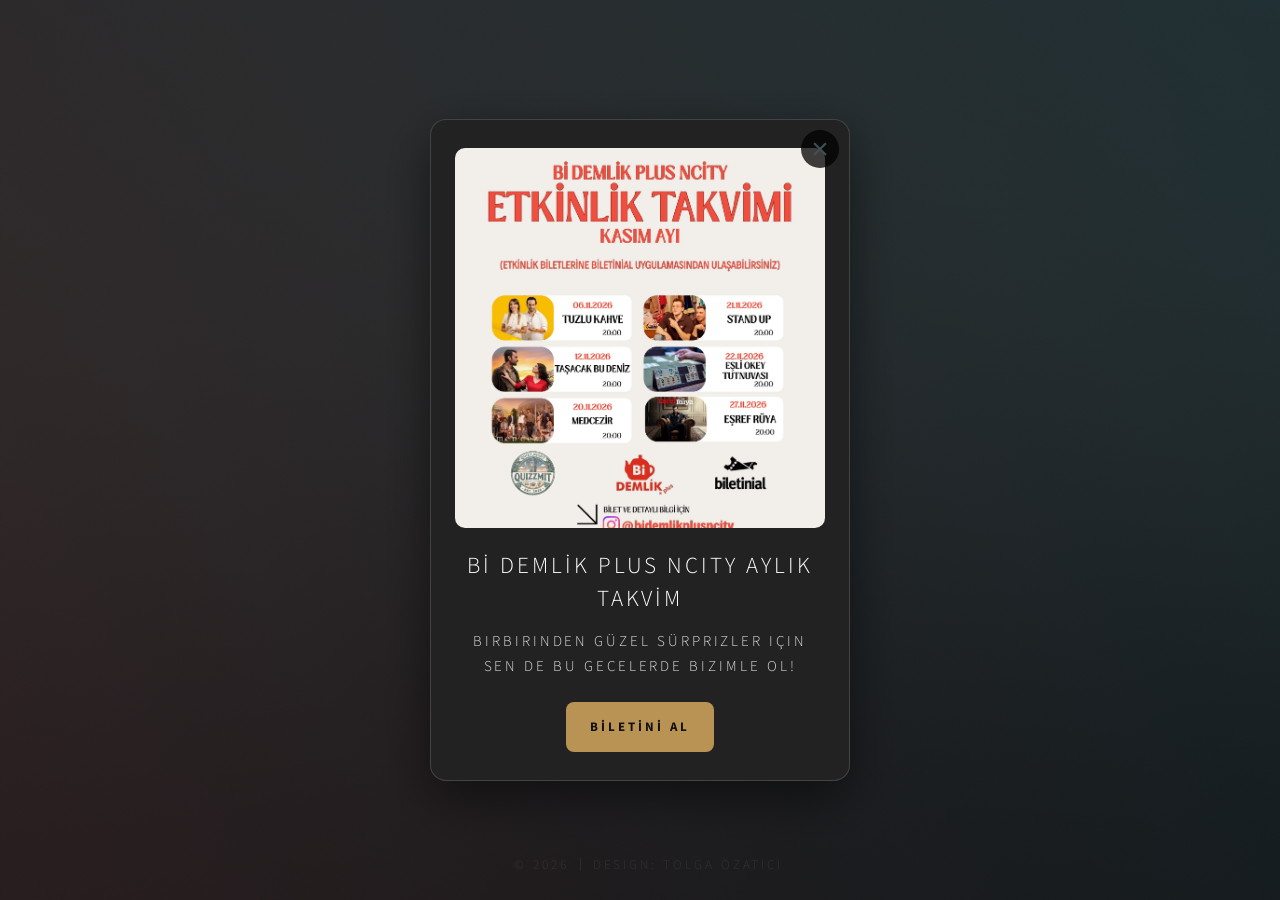
<file: index.html>
<!DOCTYPE HTML>
<!--
	Identity by HTML5 UP
	html5up.net | @n33co
	Free for personal and commercial use under the CCA 3.0 license (html5up.net/license)
-->
<html>
	<head>
		<title>Bİ DEMLİK PLUS NCITY</title>
		<meta charset="utf-8" />
		<meta name="viewport" content="width=device-width, initial-scale=1" />

		<link rel="icon" type="image/jpeg" href="static/images/bidemlik.jpg">

		<!--[if lte IE 8]><script src="static/assets/js/html5shiv.js"></script><![endif]-->
		<link rel="stylesheet" href="static/assets/css/main.css" />
		<!--[if lte IE 9]><link rel="stylesheet" href="static/assets/css/ie9.css" /><![endif]-->
		<!--[if lte IE 8]><link rel="stylesheet" href="static/assets/css/ie8.css" /><![endif]-->
		<noscript><link rel="stylesheet" href="static/assets/css/noscript.css" /></noscript>

		
		<style>
			/* POP-UP ARKA PLANI */
			.popup-overlay {
				position: fixed;
				inset: 0;
				z-index: 99999;

				display: flex;
				align-items: center;
				justify-content: center;

				padding: 20px;
				background: rgba(0, 0, 0, 0.78);

				opacity: 1;
				visibility: visible;

				transition: opacity 0.3s ease,
							visibility 0.3s ease;
			}

			/* POP-UP KUTUSU */
			.popup-box {
				position: relative;
				width: 100%;
				max-width: 420px;
				box-sizing: border-box;

				padding: 28px 24px;
				border-radius: 16px;

				background: #222222;
				color: #ffffff;
				text-align: center;

				border: 1px solid rgba(255, 255, 255, 0.15);
				box-shadow: 0 15px 50px rgba(0, 0, 0, 0.5);

				animation: popupAppear 0.35s ease;
			}

			/* KAPATMA ÇARPI İŞARETİ */
			.popup-close {
				position: absolute;
				top: 10px;
				right: 10px;
				z-index: 2;

				width: 38px;
				height: 38px;
				padding: 0;

				border: none;
				border-radius: 50%;

				background: rgba(0, 0, 0, 0.75);
				color: white;

				font-size: 30px;
				line-height: 38px;
				text-align: center;

				cursor: pointer;
			}

			.popup-close:hover {
				background: #b99354;
				color: #111111;
			}

			/* POP-UP FOTOĞRAFI */
			.popup-image {
				display: block;
				width: 100%;
				height: 380px;
				object-fit: cover;
				object-position: center;
				border-radius: 10px;
				margin: 0 0 22px 0;
			}

			/* BAŞLIK */
			.popup-box h2 {
				color: #ffffff;
				font-size: 23px;
				line-height: 1.4;
				margin: 0 0 14px 0;
			}

			/* AÇIKLAMA */
			.popup-box p {
				color: #dddddd;
				font-size: 15px;
				line-height: 1.7;
				margin: 0 0 22px 0;
			}

			/* MENÜ BUTONU */
			.popup-button {
				display: inline-block;
				padding: 12px 24px;

				border-radius: 8px;
				background: #b99354;
				color: #111111 !important;

				font-size: 13px;
				font-weight: bold;
				text-decoration: none;

				transition: background 0.2s ease;
			}

			.popup-button:hover {
				background: #d2b477;
			}

			/* AÇILIŞ ANİMASYONU */
			@keyframes popupAppear {
				from {
					opacity: 0;
					transform: translateY(15px) scale(0.95);
				}

				to {
					opacity: 1;
					transform: translateY(0) scale(1);
				}
			}

			/* MOBİL UYUMLULUK */
			@media (max-width: 480px) {
			.popup-box {
				max-width: 350px;
				padding: 24px 18px;
			}

			.popup-image {
				height: 300px;
			}

			.popup-box h2 {
				font-size: 20px;
			}

			.popup-box p {
				font-size: 14px;
			}
		}

			/* HAREKETİ AZALTMA TERCİHİ */
			@media (prefers-reduced-motion: reduce) {
				.popup-overlay,
				.popup-box {
					animation: none;
					transition: none;
				}
			}
		</style>

	</head>
	<body class="is-loading">

		<div id="popupOverlay" class="popup-overlay">

			<div class="popup-box">

				<!-- Kapatma butonu -->
				<button type="button"
						id="popupClose"
						class="popup-close"
						aria-label="Pencereyi kapat">
					&times;
				</button>

				<a href="https://biletinial.com/tr-tr/mekan/bi-demlik-plus-ncity"
				target="_blank"
				rel="noopener noreferrer">
					<img src="static/images/kasim.jpg"
						alt="Bi Demlik Plus Ncity Aylık Takvim"
						class="popup-image">
				</a>

				<h2>Bİ DEMLİK PLUS NCITY AYLIK TAKVİM</h2>

				<p>
					Birbirinden güzel sürprizler için sen de bu gecelerde bizimle ol!
				</p>

				<a href="https://biletinial.com/tr-tr/mekan/bi-demlik-plus-ncity" class="popup-button">
					BİLETİNİ AL
				</a>

			</div>

		</div>

		<!-- Wrapper -->
			<div id="wrapper">

				<!-- Main -->
					<section id="main">
						<header>
							<span class="avatar"><img src="static/images/logo.jpg" alt="logoresim" height="200px"/></span>
							<h1>HOŞ GELDİNİZ</h1>
						</header>
						<!--
						<hr />
						<h2>Extra Stuff!</h2>
						<form method="post" action="#">
							<div class="field">
								<input type="text" name="name" id="name" placeholder="Name" />
							</div>
							<div class="field">
								<input type="email" name="email" id="email" placeholder="Email" />
							</div>
							<div class="field">
								<div class="select-wrapper">
									<select name="department" id="department">
										<option value="">Department</option>
										<option value="sales">Sales</option>
										<option value="tech">Tech Support</option>
										<option value="null">/dev/null</option>
									</select>
								</div>
							</div>
							<div class="field">
								<textarea name="message" id="message" placeholder="Message" rows="4"></textarea>
							</div>
							<div class="field">
								<input type="checkbox" id="human" name="human" /><label for="human">I'm a human</label>
							</div>
							<div class="field">
								<label>But are you a robot?</label>
								<input type="radio" id="robot_yes" name="robot" /><label for="robot_yes">Yes</label>
								<input type="radio" id="robot_no" name="robot" /><label for="robot_no">No</label>
							</div>
							<ul class="actions">
								<li><a href="#" class="button">Get Started</a></li>
							</ul>
						</form>
						<hr />
						-->

						<footer>
							<ul class="icons">
								<li><a href="https://www.instagram.com/bidemlikplusncity/" class="fa-instagram">Instagram</a></li>
								<li>
    								<a href="menu.html" class="menu-icon">
        								<img src="static/images/menu.png" alt="Menü">
    								</a>
								</li>
							</ul>
						</footer>
					</section>

				<!-- Footer -->
					<footer id="footer">
						<ul class="copyright">
							<li>&copy; 2026</li>
							<li>Design: <a href="https://www.instagram.com/tolgaozatici/">TOLGA ÖZATICI</a></li>
						</ul>
					</footer>

			</div>

		<!-- Scripts -->
			<!--[if lte IE 8]><script src="static/assets/js/respond.min.js"></script><![endif]-->
			<script>
				if ('addEventListener' in window) {
					window.addEventListener('load', function() { document.body.className = document.body.className.replace(/\bis-loading\b/, ''); });
					document.body.className += (navigator.userAgent.match(/(MSIE|rv:11\.0)/) ? ' is-ie' : '');
				}
			</script>

			
			<script>
				const popupOverlay = document.getElementById("popupOverlay");
				const popupClose = document.getElementById("popupClose");

				function closePopup() {
					popupOverlay.style.opacity = "0";
					popupOverlay.style.visibility = "hidden";
					popupOverlay.style.pointerEvents = "none";
				}

				// Sağ üstteki X butonu
				popupClose.addEventListener("click", closePopup);

				// ESC tuşuyla kapatma
				document.addEventListener("keydown", function(event) {
					if (event.key === "Escape") {
						closePopup();
					}
				});

				// Karanlık alana tıklayınca kapatma
				popupOverlay.addEventListener("click", function(event) {
					if (event.target === popupOverlay) {
						closePopup();
					}
				});
			</script>


	</body>
</html>
</file>
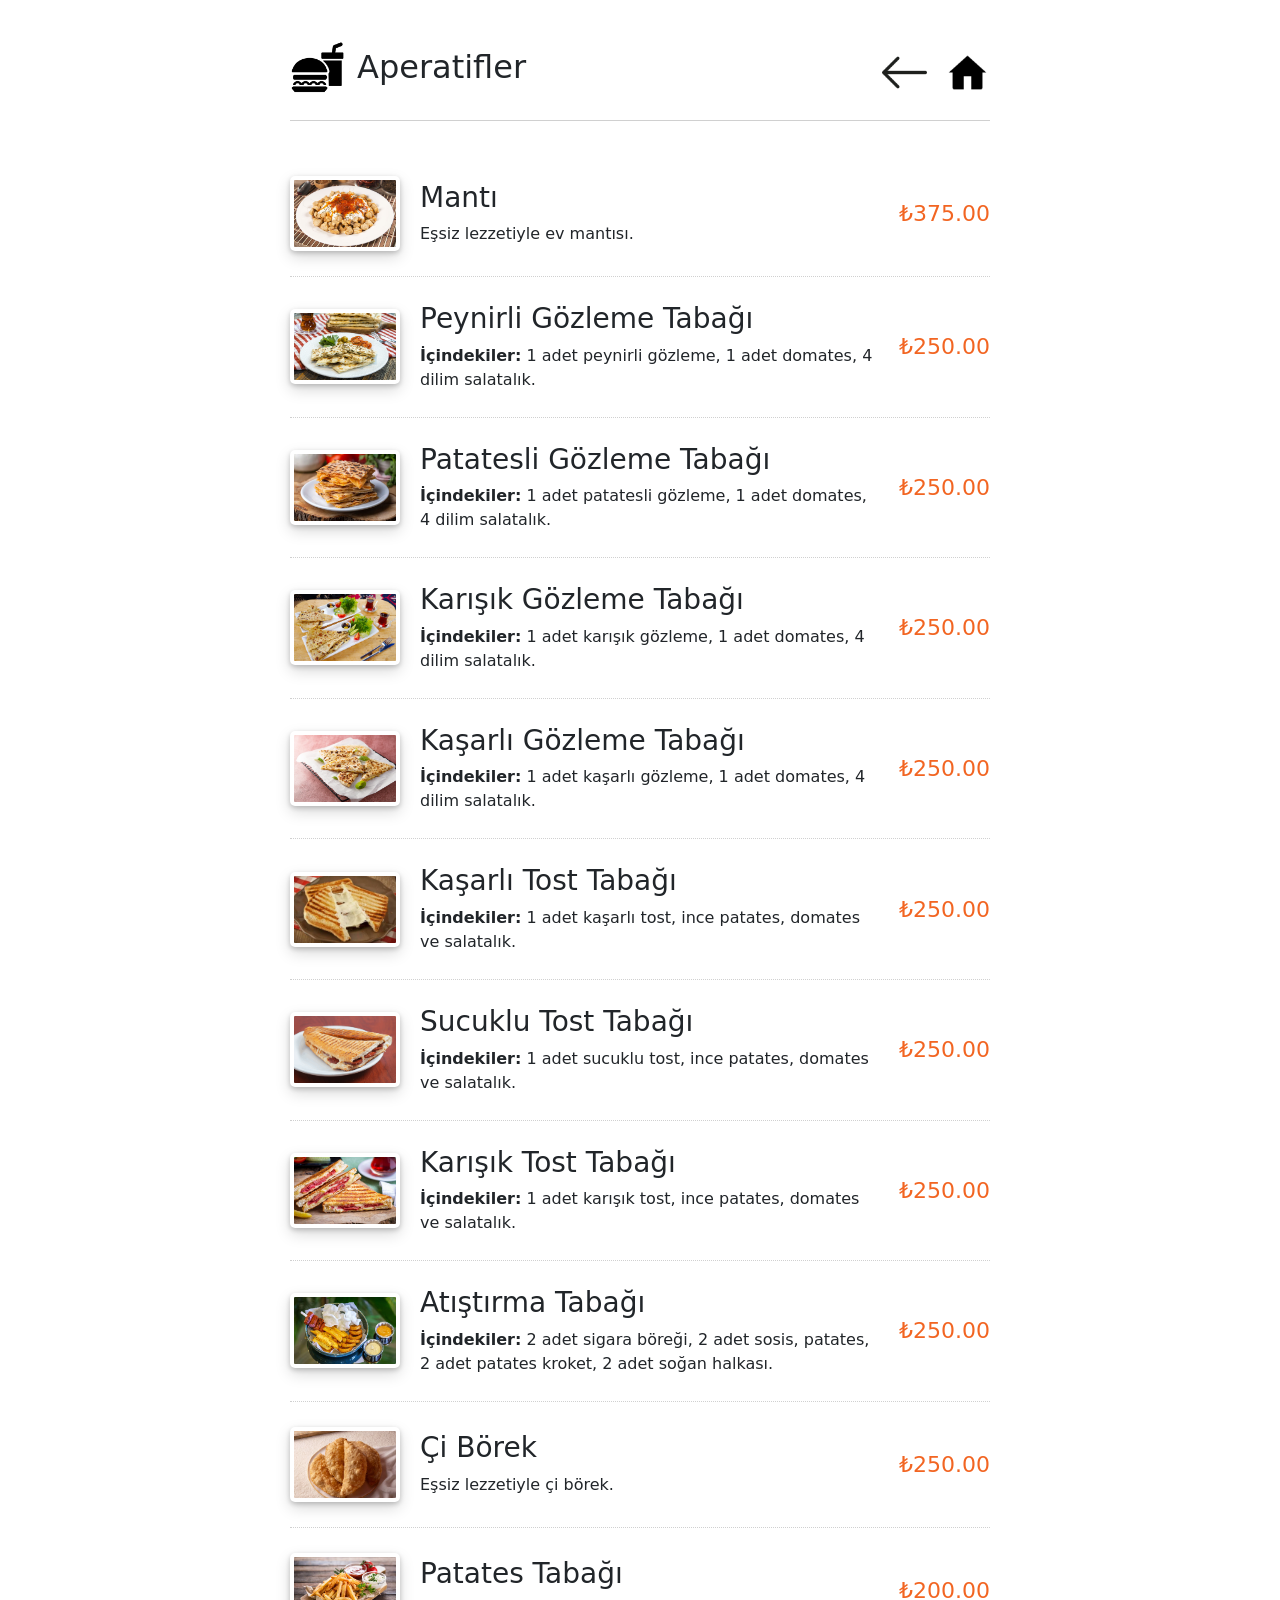
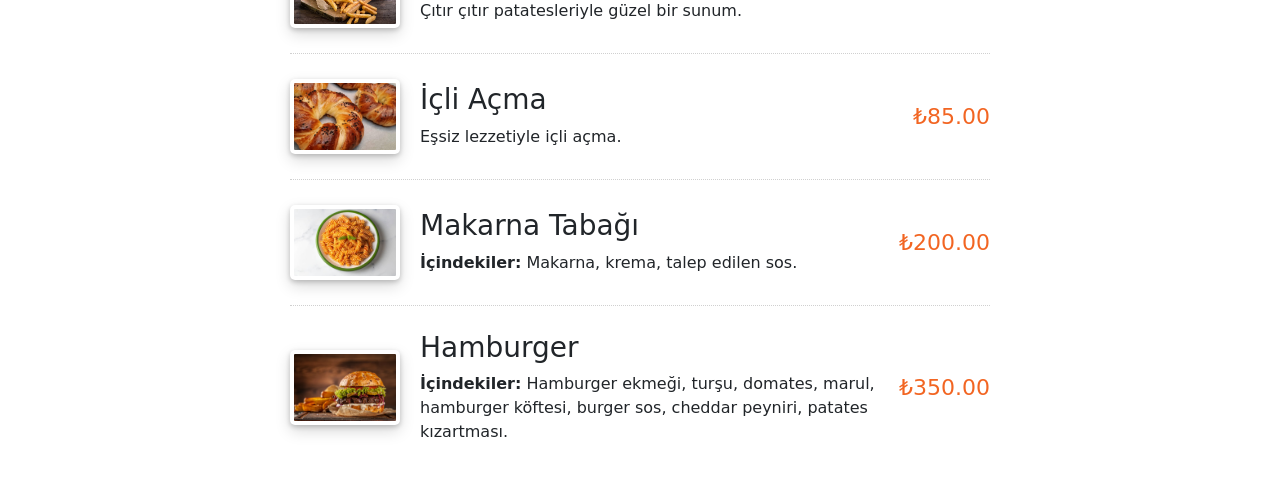
<file: aperative-menu.html>
<!DOCTYPE html>
<html lang="en">
<head>
    <meta charset="UTF-8">
    <meta name="viewport" content="width=device-width, initial-scale=1.0">

    <link href="https://cdn.jsdelivr.net/npm/bootstrap@5.3.0-alpha3/dist/css/bootstrap.min.css"
          rel="stylesheet"
          integrity="sha384-KK94CHFLLe+nY2dmCWGMq91rCGa5gtU4mk92HdvYe+M/SXH301p5ILy+dN9+nJOZ"
          crossorigin="anonymous">

    <title>Aperatifler</title>
    <link rel="icon" type="image/jpeg" href="static/images/bidemlik.jpg">

<style>
    /* Menü alanı */
    .fh5co-food-menu {
        max-width: 700px;
        margin: 30px auto;
        position: relative;
    }

    /* Menü başlığı */
    .fh5co-food-menu h2 {
        margin-bottom: 30px;
    }

    /* Drinks başlığı ve ikon */
    .fh5co-drinks {
        display: flex;
        align-items: center;
        gap: 12px;
    }

    /* Drinks ikonu */
    .fh5co-drinks img {
        width: 55px;
        height: 75px;
        object-fit: contain;
    }

    /* Liste */
    .fh5co-food-menu ul {
        list-style: none;
        padding: 0;
        margin: 0;
    }

    /* Her bir içecek */
    .fh5co-food-menu li {
        display: flex;
        justify-content: space-between;
        align-items: center;
        padding: 25px 0;
        border-bottom: 1px dotted #d0d0d0;
    }

    .fh5co-food-menu h2 {
        margin-bottom: 30px;
        padding-bottom: 15px;
        border-bottom: 1px solid #d0d0d0;
    }

    /* Son elemanın altında çizgi olmasın */
    .fh5co-food-menu li:last-child {
        border-bottom: none;
    }

    /* Sol taraftaki içerik */
    .fh5co-food-desc {
        display: flex;
        align-items: center;
    }

    /* Resim */
    .fh5co-food-desc figure {
        margin: 0 20px 0 0;
    }

    .fh5co-food-desc img {
        width: 110px;
        height: 75px;
        object-fit: cover;
        border-radius: 5px;

        background: #fff;
        padding: 4px;

        box-shadow:
            0 2px 5px rgba(0, 0, 0, 0.20),
            0 6px 15px rgba(0, 0, 0, 0.15);

        transition: transform 0.2s ease, box-shadow 0.2s ease;
    }

    /* Ürün adı */
    .fh5co-food-desc h3 {
        margin: 0 0 8px 0;
    }

    /* Açıklama */
    .fh5co-food-desc p {
        margin: 0;
    }

    /* Fiyat */
    .fh5co-food-pricing {
        color: #f26522;
        font-size: 22px;
        margin-left: 20px;
        white-space: nowrap;
    }

        .top-logos {
    position: absolute;
    top: 20px;
    right: 0;

    display: flex;
    align-items: center;
    gap: 18px;

    z-index: 10;
}

    .top-logos img {
        width: 45px;
        height: 45px;
        object-fit: contain;
        display: block;
    }

html, body {
    width: 100%;
    max-width: 100%;
    overflow-x: hidden;
}

@media (max-width: 576px) {

    .fh5co-food-menu {
        width: 100%;
        max-width: 100%;
        padding: 0 15px;
        margin: 20px auto;
        box-sizing: border-box;
    }

    .fh5co-food-menu li {
        width: 100%;
        max-width: 100%;
        display: flex;
        align-items: center;
        justify-content: space-between;
        gap: 10px;
        box-sizing: border-box;
    }

    .fh5co-food-desc {
        min-width: 0;
        flex: 1;
    }

    .fh5co-food-desc figure {
        flex-shrink: 0;
        margin-right: 12px;
    }

    .fh5co-food-desc img {
        width: 85px;
        height: 65px;
    }

    .fh5co-food-desc > div {
        min-width: 0;
    }

    .fh5co-food-desc h3 {
        font-size: 18px;
        word-break: break-word;
    }

    .fh5co-food-desc p {
        font-size: 14px;
        word-break: break-word;
    }

    .fh5co-food-pricing {
        flex-shrink: 0;
        font-size: 18px;
        margin-left: 5px;
        white-space: nowrap;
    }

    .fh5co-drinks {
        gap: 8px;
    }

    .fh5co-drinks img {
        width: 45px;
        height: 60px;
    }
}
</style>

</head>

<body>

    <div class="fh5co-food-menu to-animate-2 fadeIn animated">

            <!-- Sağ üst logolar -->
        <div class="top-logos">
            <a href="menu.html" title="Geri">
                <img src="static/images/left-arrow.png" alt="Geri">
            </a>

            <a href="index.html" title="Ana Sayfa">
                <img src="static/images/home.png" alt="Ana Sayfa">
            </a>
        </div>
        
        <h2 class="fh5co-drinks">
            <img src="static/images/aperatificon.png" alt="Aperatifler Icon">
            <span>Aperatifler</span>
        </h2>

        <ul>

            <li>
                <div class="fh5co-food-desc">
                    <figure>
                        <img src="static/images/manti.jpg"
                             class="img-responsive"
                             alt="mantı">
                    </figure>

                    <div>
                        <h3>Mantı</h3>
                        <p>Eşsiz lezzetiyle ev mantısı.</p>
                    </div>
                </div>

                <div class="fh5co-food-pricing">
                    ₺375.00
                </div>
            </li>


            <li>
                <div class="fh5co-food-desc">
                    <figure>
                        <img src="static/images/peynirli.png"
                             class="img-responsive"
                             alt="peynirli gözleme">
                    </figure>

                    <div>
                        <h3>Peynirli Gözleme Tabağı</h3>
                        <p><b>İçindekiler:</b> 1 adet peynirli gözleme, 1 adet domates, 4 dilim salatalık.</p>
                    </div>
                </div>

                <div class="fh5co-food-pricing">
                    ₺250.00
                </div>
            </li>


            <li>
                <div class="fh5co-food-desc">
                    <figure>
                        <img src="static/images/patatesli.png"
                             class="img-responsive"
                             alt="patatesli gözleme">
                    </figure>

                    <div>
                        <h3>Patatesli Gözleme Tabağı</h3>
                        <p><b>İçindekiler:</b> 1 adet patatesli gözleme, 1 adet domates, 4 dilim salatalık.</p>
                    </div>
                </div>

                <div class="fh5co-food-pricing">
                    ₺250.00
                </div>
            </li>


            <li>
                <div class="fh5co-food-desc">
                    <figure>
                        <img src="static/images/karisik.jpg"
                             class="img-responsive"
                             alt="karışık gözleme">
                    </figure>

                    <div>
                        <h3>Karışık Gözleme Tabağı</h3>
                        <p><b>İçindekiler:</b> 1 adet karışık gözleme, 1 adet domates, 4 dilim salatalık.</p>
                    </div>
                </div>

                <div class="fh5co-food-pricing">
                    ₺250.00
                </div>
            </li>

                        <li>
                <div class="fh5co-food-desc">
                    <figure>
                        <img src="static/images/kasarli.png"
                             class="img-responsive"
                             alt="kaşarlı gözleme">
                    </figure>

                    <div>
                        <h3>Kaşarlı Gözleme Tabağı</h3>
                        <p><b>İçindekiler:</b> 1 adet kaşarlı gözleme, 1 adet domates, 4 dilim salatalık.</p>
                    </div>
                </div>

                <div class="fh5co-food-pricing">
                    ₺250.00
                </div>
            </li>

                        <li>
                <div class="fh5co-food-desc">
                    <figure>
                        <img src="static/images/kasarlitost.jpg"
                             class="img-responsive"
                             alt="kaşarlı tost">
                    </figure>

                    <div>
                        <h3>Kaşarlı Tost Tabağı</h3>
                        <p><b>İçindekiler:</b> 1 adet kaşarlı tost, ince patates, domates ve salatalık.</p>
                    </div>
                </div>

                <div class="fh5co-food-pricing">
                    ₺250.00
                </div>
            </li>

                        <li>
                <div class="fh5co-food-desc">
                    <figure>
                        <img src="static/images/sucuklutost.png"
                             class="img-responsive"
                             alt="sucuklu tost">
                    </figure>

                    <div>
                        <h3>Sucuklu Tost Tabağı</h3>
                        <p><b>İçindekiler:</b> 1 adet sucuklu tost, ince patates, domates ve salatalık.</p>
                    </div>
                </div>

                <div class="fh5co-food-pricing">
                    ₺250.00
                </div>
            </li>

                        <li>
                <div class="fh5co-food-desc">
                    <figure>
                        <img src="static/images/karisiktost.jpg"
                             class="img-responsive"
                             alt="karışık tost">
                    </figure>

                    <div>
                        <h3>Karışık Tost Tabağı</h3>
                        <p><b>İçindekiler:</b> 1 adet karışık tost, ince patates, domates ve salatalık.</p>
                    </div>
                </div>

                <div class="fh5co-food-pricing">
                    ₺250.00
                </div>
            </li>

                        <li>
                <div class="fh5co-food-desc">
                    <figure>
                        <img src="static/images/atistirma.jpg"
                             class="img-responsive"
                             alt="atıştırma tabağı">
                    </figure>

                    <div>
                        <h3>Atıştırma Tabağı</h3>
                        <p><b>İçindekiler:</b> 2 adet sigara böreği, 2 adet sosis, patates, 2 adet patates kroket, 2 adet soğan halkası.</p>
                    </div>
                </div>

                <div class="fh5co-food-pricing">
                    ₺250.00
                </div>
            </li>

                        <li>
                <div class="fh5co-food-desc">
                    <figure>
                        <img src="static/images/ciborek.png"
                             class="img-responsive"
                             alt="çi börek">
                    </figure>

                    <div>
                        <h3>Çi Börek</h3>
                        <p>Eşsiz lezzetiyle çi börek.</p>
                    </div>
                </div>

                <div class="fh5co-food-pricing">
                    ₺250.00
                </div>
            </li>

            <li>
                <div class="fh5co-food-desc">
                    <figure>
                        <img src="static/images/patates.jpg"
                             class="img-responsive"
                             alt="patates">
                    </figure>

                    <div>
                        <h3>Patates Tabağı</h3>
                        <p>Çıtır çıtır patatesleriyle güzel bir sunum.</p>
                    </div>
                </div>

                <div class="fh5co-food-pricing">
                    ₺200.00
                </div>
            </li>

            <li>
                <div class="fh5co-food-desc">
                    <figure>
                        <img src="static/images/icliacma.jpg"
                             class="img-responsive"
                             alt="içli açma">
                    </figure>

                    <div>
                        <h3>İçli Açma</h3>
                        <p>Eşsiz lezzetiyle içli açma.</p>
                    </div>
                </div>

                <div class="fh5co-food-pricing">
                    ₺85.00
                </div>
            </li>

            <li>
                <div class="fh5co-food-desc">
                    <figure>
                        <img src="static/images/makarna.jpg"
                             class="img-responsive"
                             alt="makarna">
                    </figure>

                    <div>
                        <h3>Makarna Tabağı</h3>
                        <p><b>İçindekiler:</b> Makarna, krema, talep edilen sos.</p>
                    </div>
                </div>

                <div class="fh5co-food-pricing">
                    ₺200.00
                </div>
            </li>

            <li>
                <div class="fh5co-food-desc">
                    <figure>
                        <img src="static/images/hamburger.png"
                             class="img-responsive"
                             alt="hamburger">
                    </figure>

                    <div>
                        <h3>Hamburger</h3>
                        <p><b>İçindekiler:</b> Hamburger ekmeği, turşu, domates, marul, hamburger köftesi, burger sos, cheddar peyniri, patates kızartması.</p>
                    </div>
                </div>

                <div class="fh5co-food-pricing">
                    ₺350.00
                </div>
            </li>
        </ul>

    </div>

</body>
</html>
</file>
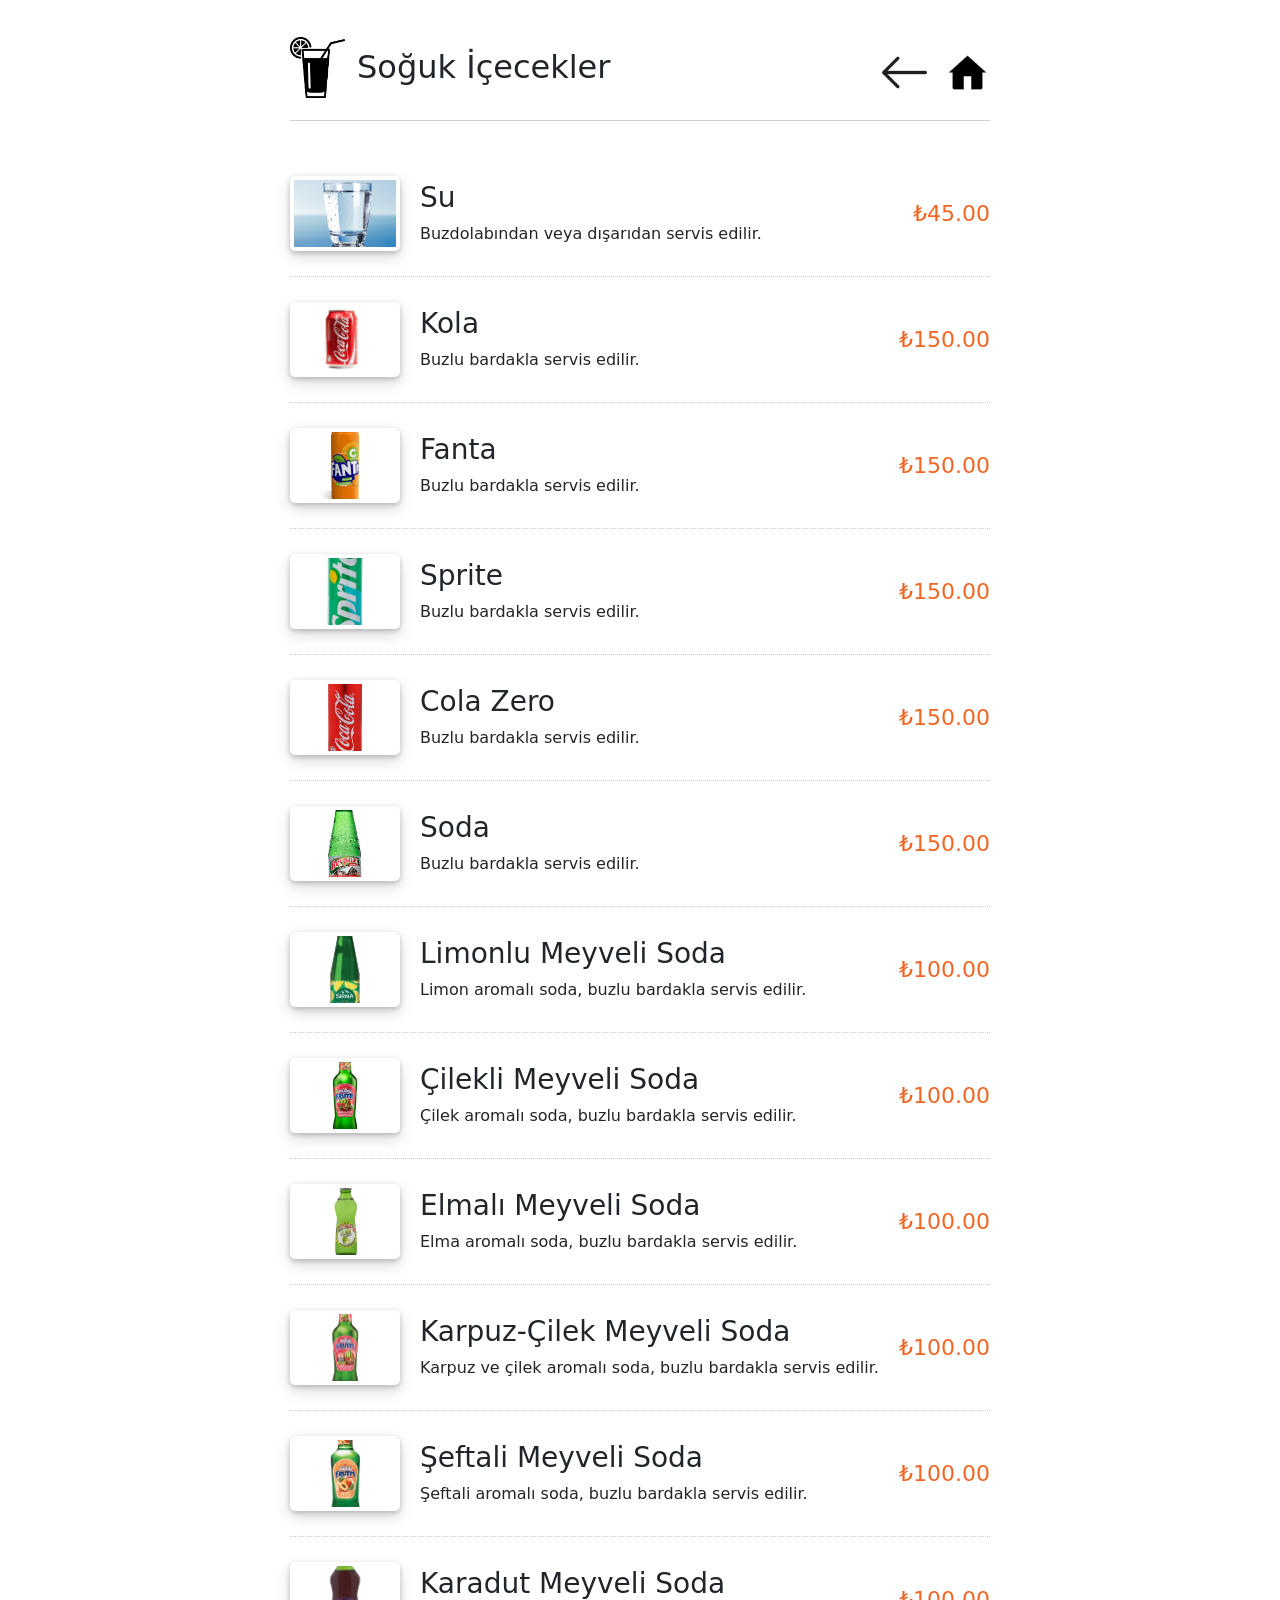
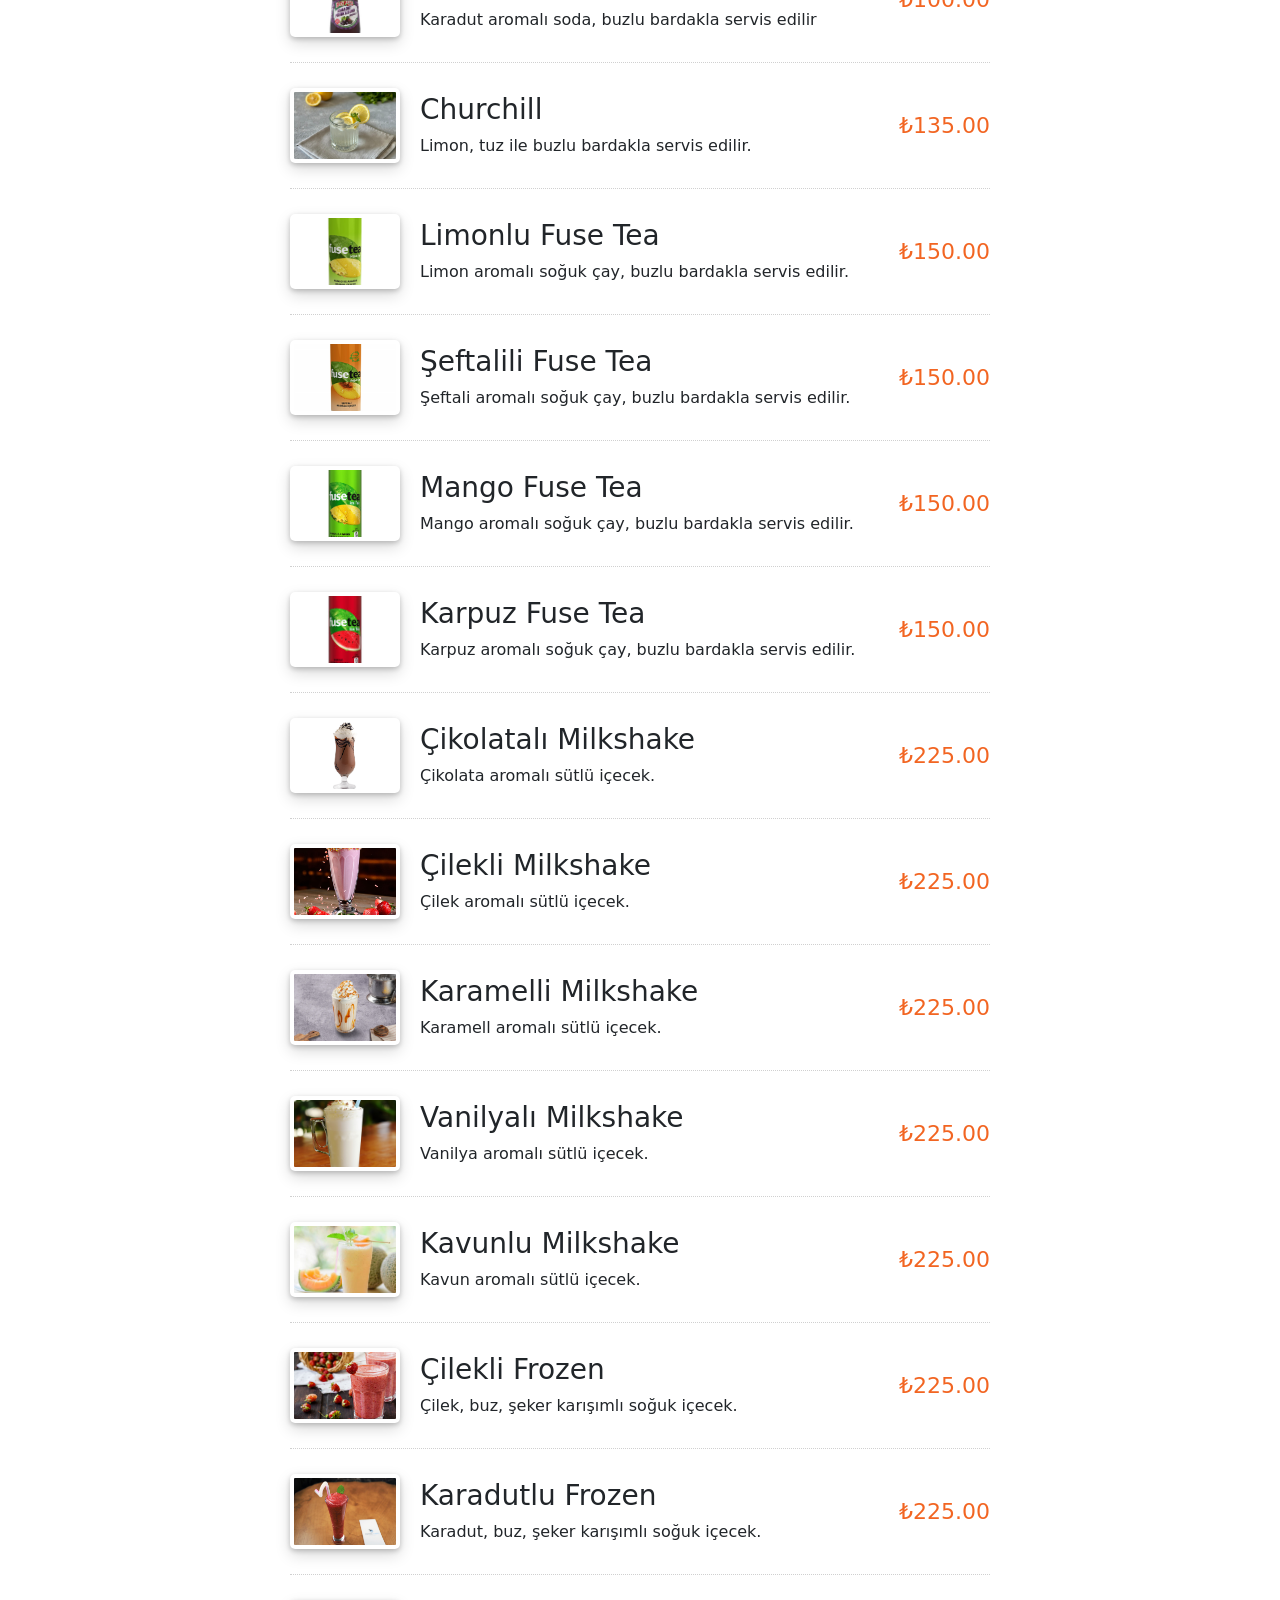
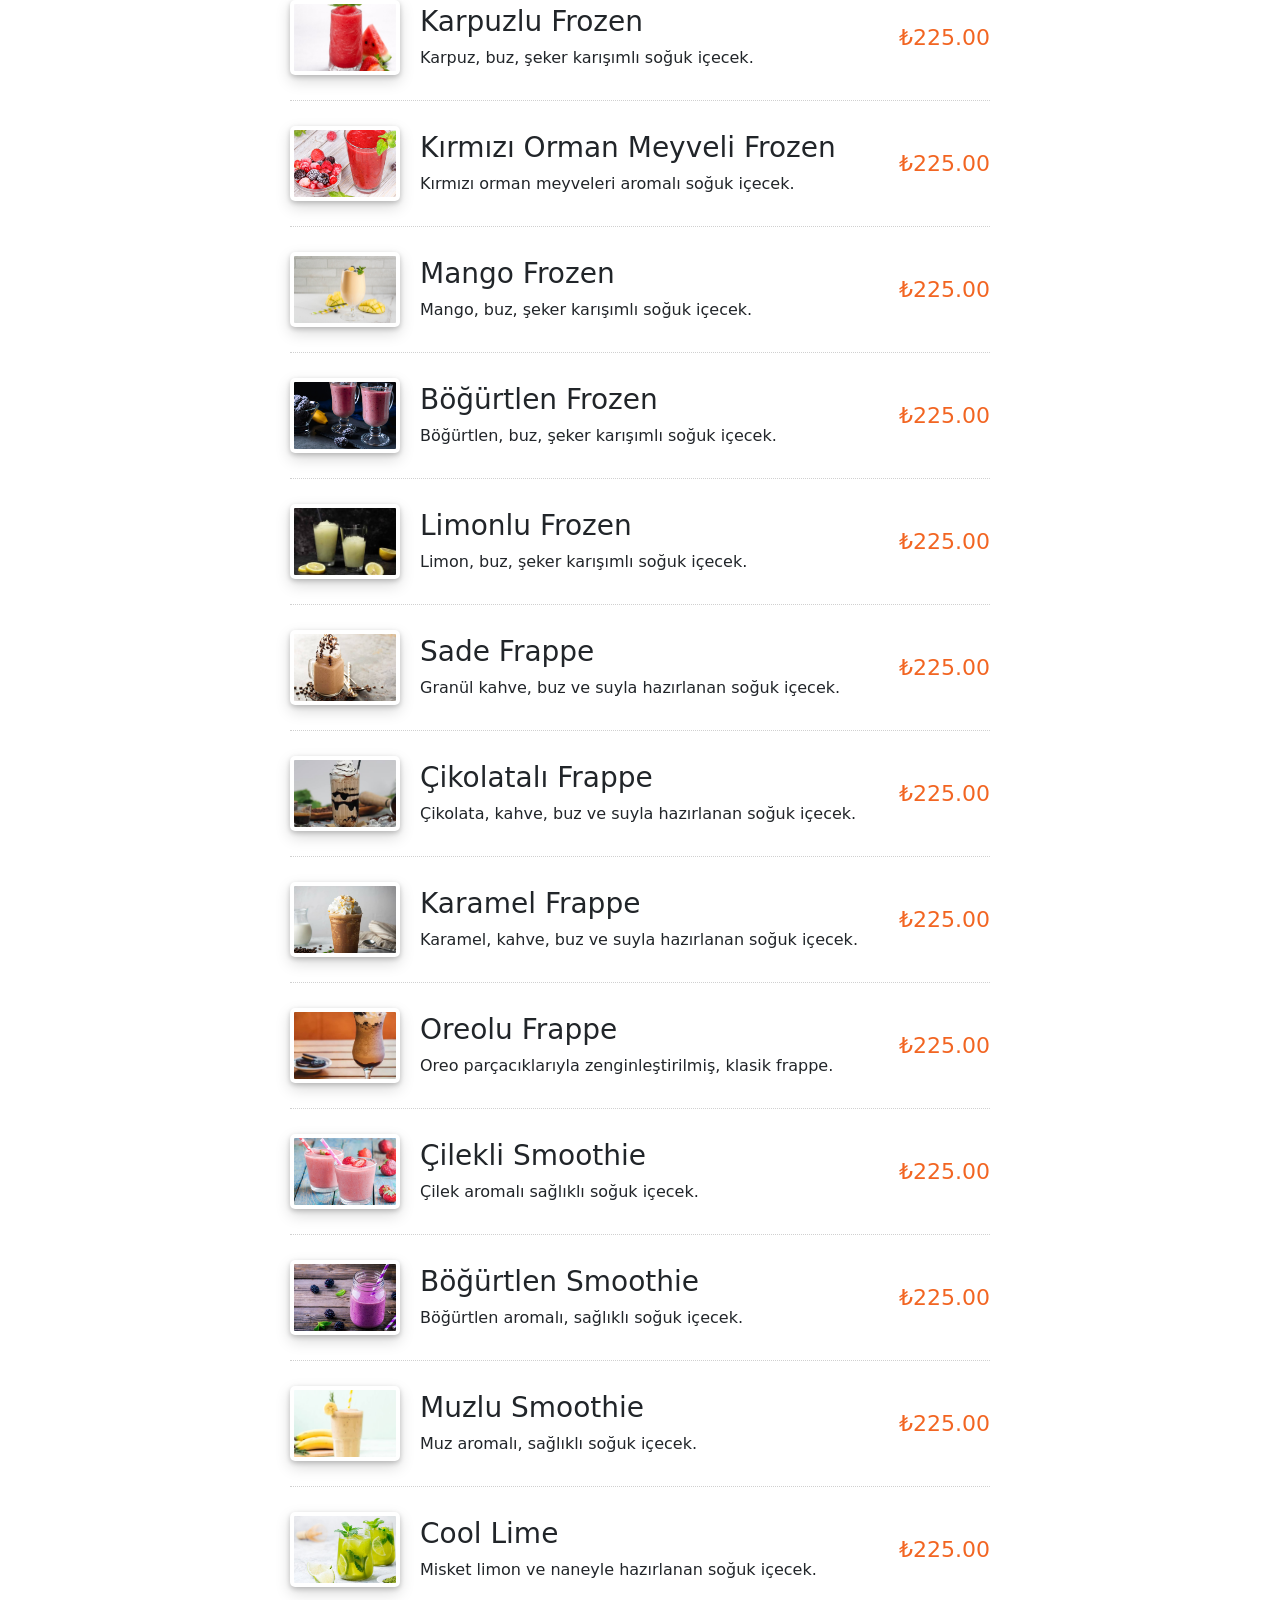
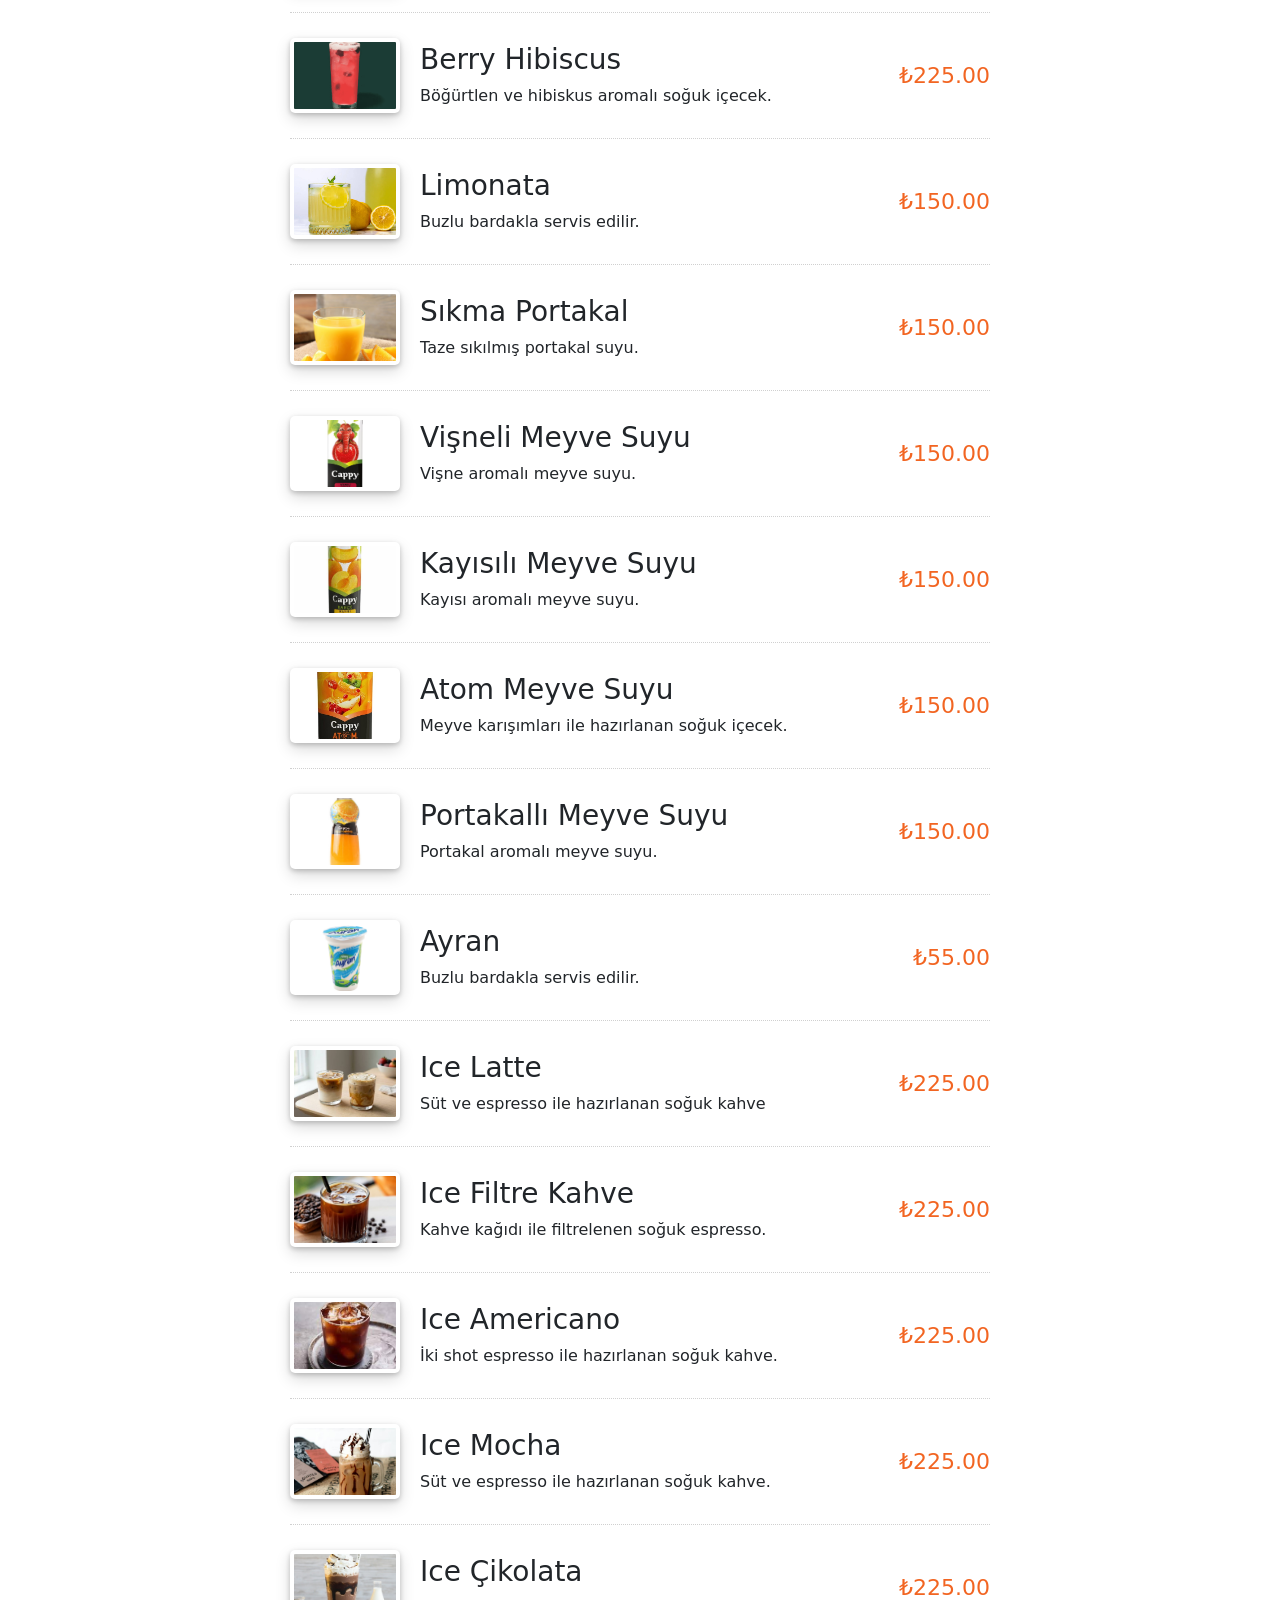
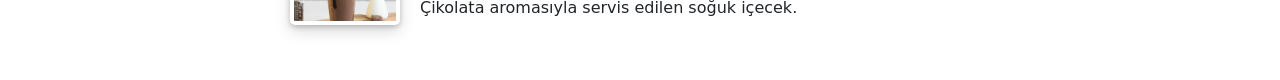
<file: cold-menu.html>
<!DOCTYPE html>
<html lang="en">
<head>
    <meta charset="UTF-8">
    <meta name="viewport" content="width=device-width, initial-scale=1.0">

    <link href="https://cdn.jsdelivr.net/npm/bootstrap@5.3.0-alpha3/dist/css/bootstrap.min.css"
          rel="stylesheet"
          integrity="sha384-KK94CHFLLe+nY2dmCWGMq91rCGa5gtU4mk92HdvYe+M/SXH301p5ILy+dN9+nJOZ"
          crossorigin="anonymous">

    <title>Soğuk İçecekler</title>
    <link rel="icon" type="image/jpeg" href="static/images/bidemlik.jpg">

<style>
    /* Menü alanı */
    .fh5co-food-menu {
        max-width: 700px;
        margin: 30px auto;
        position: relative;
    }

    /* Menü başlığı */
    .fh5co-food-menu h2 {
        margin-bottom: 30px;
    }

    /* Drinks başlığı ve ikon */
    .fh5co-drinks {
        display: flex;
        align-items: center;
        gap: 12px;
    }

    /* Drinks ikonu */
    .fh5co-drinks img {
        width: 55px;
        height: 75px;
        object-fit: contain;
    }

    /* Liste */
    .fh5co-food-menu ul {
        list-style: none;
        padding: 0;
        margin: 0;
    }

    /* Her bir içecek */
    .fh5co-food-menu li {
        display: flex;
        justify-content: space-between;
        align-items: center;
        padding: 25px 0;
        border-bottom: 1px dotted #d0d0d0;
    }

    .fh5co-food-menu h2 {
        margin-bottom: 30px;
        padding-bottom: 15px;
        border-bottom: 1px solid #d0d0d0;
    }

    /* Son elemanın altında çizgi olmasın */
    .fh5co-food-menu li:last-child {
        border-bottom: none;
    }

    /* Sol taraftaki içerik */
    .fh5co-food-desc {
        display: flex;
        align-items: center;
    }

    /* Resim */
    .fh5co-food-desc figure {
        margin: 0 20px 0 0;
    }

    .fh5co-food-desc img {
        width: 110px;
        height: 75px;
        object-fit: cover;
        border-radius: 5px;

        background: #fff;
        padding: 4px;

        box-shadow:
            0 2px 5px rgba(0, 0, 0, 0.20),
            0 6px 15px rgba(0, 0, 0, 0.15);

        transition: transform 0.2s ease, box-shadow 0.2s ease;
    }

    /* Ürün adı */
    .fh5co-food-desc h3 {
        margin: 0 0 8px 0;
    }

    /* Açıklama */
    .fh5co-food-desc p {
        margin: 0;
    }

    /* Fiyat */
    .fh5co-food-pricing {
        color: #f26522;
        font-size: 22px;
        margin-left: 20px;
        white-space: nowrap;
    }

        .top-logos {
    position: absolute;
    top: 20px;
    right: 0;

    display: flex;
    align-items: center;
    gap: 18px;

    z-index: 10;
}

    .top-logos img {
        width: 45px;
        height: 45px;
        object-fit: contain;
        display: block;
    }

html, body {
    width: 100%;
    max-width: 100%;
    overflow-x: hidden;
}

@media (max-width: 576px) {

    .fh5co-food-menu {
        width: 100%;
        max-width: 100%;
        padding: 0 15px;
        margin: 20px auto;
        box-sizing: border-box;
    }

    .fh5co-food-menu li {
        width: 100%;
        max-width: 100%;
        display: flex;
        align-items: center;
        justify-content: space-between;
        gap: 10px;
        box-sizing: border-box;
    }

    .fh5co-food-desc {
        min-width: 0;
        flex: 1;
    }

    .fh5co-food-desc figure {
        flex-shrink: 0;
        margin-right: 12px;
    }

    .fh5co-food-desc img {
        width: 85px;
        height: 65px;
    }

    .fh5co-food-desc > div {
        min-width: 0;
    }

    .fh5co-food-desc h3 {
        font-size: 18px;
        word-break: break-word;
    }

    .fh5co-food-desc p {
        font-size: 14px;
        word-break: break-word;
    }

    .fh5co-food-pricing {
        flex-shrink: 0;
        font-size: 18px;
        margin-left: 5px;
        white-space: nowrap;
    }

    .fh5co-drinks {
        gap: 8px;
    }

    .fh5co-drinks img {
        width: 45px;
        height: 60px;
    }
}
</style>

</head>

<body>

    <div class="fh5co-food-menu to-animate-2 fadeIn animated">
            <!-- Sağ üst logolar -->
        <div class="top-logos">
            <a href="menu.html" title="Geri">
                <img src="static/images/left-arrow.png" alt="Geri">
            </a>

            <a href="index.html" title="Ana Sayfa">
                <img src="static/images/home.png" alt="Ana Sayfa">
            </a>
        </div>
        
        <h2 class="fh5co-drinks">
            <img src="static/images/coldicon.png" alt="Cold Drinks Icon">
            <span>Soğuk İçecekler</span>
        </h2>

        <ul>

            <li>
                <div class="fh5co-food-desc">
                    <figure>
                        <img src="static/images/su.png"
                             class="img-responsive"
                             alt="su">
                    </figure>

                    <div>
                        <h3>Su</h3>
                        <p>Buzdolabından veya dışarıdan servis edilir.</p>
                    </div>
                </div>

                <div class="fh5co-food-pricing">
                    ₺45.00
                </div>
            </li>


            <li>
                <div class="fh5co-food-desc">
                    <figure>
                        <img src="static/images/cocacola.png"
                             class="img-responsive"
                             alt="kola">
                    </figure>

                    <div>
                        <h3>Kola</h3>
                        <p>Buzlu bardakla servis edilir.</p>
                    </div>
                </div>

                <div class="fh5co-food-pricing">
                    ₺150.00
                </div>
            </li>


            <li>
                <div class="fh5co-food-desc">
                    <figure>
                        <img src="static/images/fantaa.jpg"
                             class="img-responsive"
                             alt="fanta">
                    </figure>

                    <div>
                        <h3>Fanta</h3>
                        <p>Buzlu bardakla servis edilir.</p>
                    </div>
                </div>

                <div class="fh5co-food-pricing">
                    ₺150.00
                </div>
            </li>


            <li>
                <div class="fh5co-food-desc">
                    <figure>
                        <img src="static/images/sprite.jpg"
                             class="img-responsive"
                             alt="sprite">
                    </figure>

                    <div>
                        <h3>Sprite</h3>
                        <p>Buzlu bardakla servis edilir.</p>
                    </div>
                </div>

                <div class="fh5co-food-pricing">
                    ₺150.00
                </div>
            </li>

                        <li>
                <div class="fh5co-food-desc">
                    <figure>
                        <img src="static/images/kolazero.jpg"
                             class="img-responsive"
                             alt="kola zero">
                    </figure>

                    <div>
                        <h3>Cola Zero</h3>
                        <p>Buzlu bardakla servis edilir.</p>
                    </div>
                </div>

                <div class="fh5co-food-pricing">
                    ₺150.00
                </div>
            </li>

                        <li>
                <div class="fh5co-food-desc">
                    <figure>
                        <img src="static/images/soda.jpg"
                             class="img-responsive"
                             alt="Carlo Rosee Drinks">
                    </figure>

                    <div>
                        <h3>Soda</h3>
                        <p>Buzlu bardakla servis edilir.</p>
                    </div>
                </div>

                <div class="fh5co-food-pricing">
                    ₺150.00
                </div>
            </li>

                        <li>
                <div class="fh5co-food-desc">
                    <figure>
                        <img src="static/images/limonlusoda.jpg"
                             class="img-responsive"
                             alt="limonlu soda">
                    </figure>

                    <div>
                        <h3>Limonlu Meyveli Soda</h3>
                        <p>Limon aromalı soda, buzlu bardakla servis edilir.</p>
                    </div>
                </div>

                <div class="fh5co-food-pricing">
                    ₺100.00
                </div>
            </li>

                        <li>
                <div class="fh5co-food-desc">
                    <figure>
                        <img src="static/images/cileklisoda.jpg"
                             class="img-responsive"
                             alt="çilekli soda">
                    </figure>

                    <div>
                        <h3>Çilekli Meyveli Soda</h3>
                        <p>Çilek aromalı soda, buzlu bardakla servis edilir.</p>
                    </div>
                </div>

                <div class="fh5co-food-pricing">
                    ₺100.00
                </div>
            </li>

                        <li>
                <div class="fh5co-food-desc">
                    <figure>
                        <img src="static/images/elmalisoda.png"
                             class="img-responsive"
                             alt="elmalı soda">
                    </figure>

                    <div>
                        <h3>Elmalı Meyveli Soda</h3>
                        <p>Elma aromalı soda, buzlu bardakla servis edilir.</p>
                    </div>
                </div>

                <div class="fh5co-food-pricing">
                    ₺100.00
                </div>
            </li>

                        <li>
                <div class="fh5co-food-desc">
                    <figure>
                        <img src="static/images/karpuzcilek.jpg"
                             class="img-responsive"
                             alt="karpuz-çilek meyveli soda">
                    </figure>

                    <div>
                        <h3>Karpuz-Çilek Meyveli Soda</h3>
                        <p>Karpuz ve çilek aromalı soda, buzlu bardakla servis edilir.</p>
                    </div>
                </div>

                <div class="fh5co-food-pricing">
                    ₺100.00
                </div>
            </li>

                        <li>
                <div class="fh5co-food-desc">
                    <figure>
                        <img src="static/images/seftalisoda.png"
                             class="img-responsive"
                             alt="şeftali meyveli soda">
                    </figure>

                    <div>
                        <h3>Şeftali Meyveli Soda</h3>
                        <p>Şeftali aromalı soda, buzlu bardakla servis edilir.</p>
                    </div>
                </div>

                <div class="fh5co-food-pricing">
                    ₺100.00
                </div>
            </li>

                        <li>
                <div class="fh5co-food-desc">
                    <figure>
                        <img src="static/images/karadutsoda.jpg"
                             class="img-responsive"
                             alt="karadut meyveli soda">
                    </figure>

                    <div>
                        <h3>Karadut Meyveli Soda</h3>
                        <p>Karadut aromalı soda, buzlu bardakla servis edilir</p>
                    </div>
                </div>

                <div class="fh5co-food-pricing">
                    ₺100.00
                </div>
            </li>

                        <li>
                <div class="fh5co-food-desc">
                    <figure>
                        <img src="static/images/churchill.jpg"
                             class="img-responsive"
                             alt="Churchill">
                    </figure>

                    <div>
                        <h3>Churchill</h3>
                        <p>Limon, tuz ile buzlu bardakla servis edilir.</p>
                    </div>
                </div>

                <div class="fh5co-food-pricing">
                    ₺135.00
                </div>
            </li>

                        <li>
                <div class="fh5co-food-desc">
                    <figure>
                        <img src="static/images/limonfuse.jpg"
                             class="img-responsive"
                             alt="Limonlu Fuse Tea">
                    </figure>

                    <div>
                        <h3>Limonlu Fuse Tea</h3>
                        <p>Limon aromalı soğuk çay, buzlu bardakla servis edilir.</p>
                    </div>
                </div>

                <div class="fh5co-food-pricing">
                    ₺150.00
                </div>
            </li>

                        <li>
                <div class="fh5co-food-desc">
                    <figure>
                        <img src="static/images/seftalifuse.jpg"
                             class="img-responsive"
                             alt="Şeftalili Fuse Tea">
                    </figure>

                    <div>
                        <h3>Şeftalili Fuse Tea</h3>
                        <p>Şeftali aromalı soğuk çay, buzlu bardakla servis edilir.</p>
                    </div>
                </div>

                <div class="fh5co-food-pricing">
                    ₺150.00
                </div>
            </li>

                        <li>
                <div class="fh5co-food-desc">
                    <figure>
                        <img src="static/images/mangofuse.jpg"
                             class="img-responsive"
                             alt="Mango Fuse Tea">
                    </figure>

                    <div>
                        <h3>Mango Fuse Tea</h3>
                        <p>Mango aromalı soğuk çay, buzlu bardakla servis edilir.</p>
                    </div>
                </div>

                <div class="fh5co-food-pricing">
                    ₺150.00
                </div>
            </li>

                        <li>
                <div class="fh5co-food-desc">
                    <figure>
                        <img src="static/images/karpuzfuse.jpg"
                             class="img-responsive"
                             alt="Karpuz Fuse Tea">
                    </figure>

                    <div>
                        <h3>Karpuz Fuse Tea</h3>
                        <p>Karpuz aromalı soğuk çay, buzlu bardakla servis edilir.</p>
                    </div>
                </div>

                <div class="fh5co-food-pricing">
                    ₺150.00
                </div>
            </li>

                        <li>
                <div class="fh5co-food-desc">
                    <figure>
                        <img src="static/images/cikolatalishake.jpg"
                             class="img-responsive"
                             alt="Çikolatalı Milkshake">
                    </figure>

                    <div>
                        <h3>Çikolatalı Milkshake</h3>
                        <p>Çikolata aromalı sütlü içecek.</p>
                    </div>
                </div>

                <div class="fh5co-food-pricing">
                    ₺225.00
                </div>
            </li>

                        <li>
                <div class="fh5co-food-desc">
                    <figure>
                        <img src="static/images/cileklishake.jpg"
                             class="img-responsive"
                             alt="Çilekli Milkshake">
                    </figure>

                    <div>
                        <h3>Çilekli Milkshake</h3>
                        <p>Çilek aromalı sütlü içecek.</p>
                    </div>
                </div>

                <div class="fh5co-food-pricing">
                    ₺225.00
                </div>
            </li>

                        <li>
                <div class="fh5co-food-desc">
                    <figure>
                        <img src="static/images/karamelshake.jpg"
                             class="img-responsive"
                             alt="Karamelli Milkshake">
                    </figure>

                    <div>
                        <h3>Karamelli Milkshake</h3>
                        <p>Karamell aromalı sütlü içecek.</p>
                    </div>
                </div>

                <div class="fh5co-food-pricing">
                    ₺225.00
                </div>
            </li>

                        <li>
                <div class="fh5co-food-desc">
                    <figure>
                        <img src="static/images/vanilyashake.jpg"
                             class="img-responsive"
                             alt="Vanilyalı Milkshake">
                    </figure>

                    <div>
                        <h3>Vanilyalı Milkshake</h3>
                        <p>Vanilya aromalı sütlü içecek.</p>
                    </div>
                </div>

                <div class="fh5co-food-pricing">
                    ₺225.00
                </div>
            </li>

                        <li>
                <div class="fh5co-food-desc">
                    <figure>
                        <img src="static/images/kavunshake.jpg"
                             class="img-responsive"
                             alt="Kavunlu Milkshake">
                    </figure>

                    <div>
                        <h3>Kavunlu Milkshake</h3>
                        <p>Kavun aromalı sütlü içecek.</p>
                    </div>
                </div>

                <div class="fh5co-food-pricing">
                    ₺225.00
                </div>
            </li>

                        <li>
                <div class="fh5co-food-desc">
                    <figure>
                        <img src="static/images/cileklifrozen.jpg"
                             class="img-responsive"
                             alt="Çilekli Frozen">
                    </figure>

                    <div>
                        <h3>Çilekli Frozen</h3>
                        <p>Çilek, buz, şeker karışımlı soğuk içecek.</p>
                    </div>
                </div>

                <div class="fh5co-food-pricing">
                    ₺225.00
                </div>
            </li>

                        <li>
                <div class="fh5co-food-desc">
                    <figure>
                        <img src="static/images/karadutfrozen.jpg"
                             class="img-responsive"
                             alt="karadutlu frozen">
                    </figure>

                    <div>
                        <h3>Karadutlu Frozen</h3>
                        <p>Karadut, buz, şeker karışımlı soğuk içecek.</p>
                    </div>
                </div>

                <div class="fh5co-food-pricing">
                    ₺225.00
                </div>
            </li>

                        <li>
                <div class="fh5co-food-desc">
                    <figure>
                        <img src="static/images/karpuzfrozen.jpg"
                             class="img-responsive"
                             alt="Karpuzlu Frozen">
                    </figure>

                    <div>
                        <h3>Karpuzlu Frozen</h3>
                        <p>Karpuz, buz, şeker karışımlı soğuk içecek.</p>
                    </div>
                </div>

                <div class="fh5co-food-pricing">
                    ₺225.00
                </div>
            </li>

                        <li>
                <div class="fh5co-food-desc">
                    <figure>
                        <img src="static/images/kirmizifrozen.jpg"
                             class="img-responsive"
                             alt="Kırmızı Orman Meyveli Frozen">
                    </figure>

                    <div>
                        <h3>Kırmızı Orman Meyveli Frozen</h3>
                        <p>Kırmızı orman meyveleri aromalı soğuk içecek.</p>
                    </div>
                </div>

                <div class="fh5co-food-pricing">
                    ₺225.00
                </div>
            </li>

                        <li>
                <div class="fh5co-food-desc">
                    <figure>
                        <img src="static/images/mangofrozen.jpg"
                             class="img-responsive"
                             alt="Mango Frozen">
                    </figure>

                    <div>
                        <h3>Mango Frozen</h3>
                        <p>Mango, buz, şeker karışımlı soğuk içecek.</p>
                    </div>
                </div>

                <div class="fh5co-food-pricing">
                    ₺225.00
                </div>
            </li>

                        <li>
                <div class="fh5co-food-desc">
                    <figure>
                        <img src="static/images/bogurtlenfrozen.jpg"
                             class="img-responsive"
                             alt="Böğürtlen Frozen">
                    </figure>

                    <div>
                        <h3>Böğürtlen Frozen</h3>
                        <p>Böğürtlen, buz, şeker karışımlı soğuk içecek.</p>
                    </div>
                </div>

                <div class="fh5co-food-pricing">
                    ₺225.00
                </div>
            </li>

                        <li>
                <div class="fh5co-food-desc">
                    <figure>
                        <img src="static/images/limonfrozen.jpg"
                             class="img-responsive"
                             alt="Limonlu Frozen">
                    </figure>

                    <div>
                        <h3>Limonlu Frozen</h3>
                        <p>Limon, buz, şeker karışımlı soğuk içecek.</p>
                    </div>
                </div>

                <div class="fh5co-food-pricing">
                    ₺225.00
                </div>
            </li>

                        <li>
                <div class="fh5co-food-desc">
                    <figure>
                        <img src="static/images/frappe.jpg"
                             class="img-responsive"
                             alt="sade frappe">
                    </figure>

                    <div>
                        <h3>Sade Frappe</h3>
                        <p>Granül kahve, buz ve suyla hazırlanan soğuk içecek.</p>
                    </div>
                </div>

                <div class="fh5co-food-pricing">
                    ₺225.00
                </div>
            </li>

                        <li>
                <div class="fh5co-food-desc">
                    <figure>
                        <img src="static/images/cikolatafrappe.jpg"
                             class="img-responsive"
                             alt="çikoatalı frappe">
                    </figure>

                    <div>
                        <h3>Çikolatalı Frappe</h3>
                        <p>Çikolata, kahve, buz ve suyla hazırlanan soğuk içecek.</p>
                    </div>
                </div>

                <div class="fh5co-food-pricing">
                    ₺225.00
                </div>
            </li>

                        <li>
                <div class="fh5co-food-desc">
                    <figure>
                        <img src="static/images/karamelfrappe.jpg"
                             class="img-responsive"
                             alt="Karamel Frappe">
                    </figure>

                    <div>
                        <h3>Karamel Frappe</h3>
                        <p>Karamel, kahve, buz ve suyla hazırlanan soğuk içecek.</p>
                    </div>
                </div>

                <div class="fh5co-food-pricing">
                    ₺225.00
                </div>
            </li>

                        <li>
                <div class="fh5co-food-desc">
                    <figure>
                        <img src="static/images/oreofrappe.jpg"
                             class="img-responsive"
                             alt="oreo frappe">
                    </figure>

                    <div>
                        <h3>Oreolu Frappe</h3>
                        <p>Oreo parçacıklarıyla zenginleştirilmiş, klasik frappe.</p>
                    </div>
                </div>

                <div class="fh5co-food-pricing">
                    ₺225.00
                </div>
            </li>

                        <li>
                <div class="fh5co-food-desc">
                    <figure>
                        <img src="static/images/cileksmoothie.jpg"
                             class="img-responsive"
                             alt="Çilekli Smoothie">
                    </figure>

                    <div>
                        <h3>Çilekli Smoothie</h3>
                        <p>Çilek aromalı sağlıklı soğuk içecek.</p>
                    </div>
                </div>

                <div class="fh5co-food-pricing">
                    ₺225.00
                </div>
            </li>

                        <li>
                <div class="fh5co-food-desc">
                    <figure>
                        <img src="static/images/bogurtlensmoothie.jpg"
                             class="img-responsive"
                             alt="Böğürtlen Smoothie">
                    </figure>

                    <div>
                        <h3>Böğürtlen Smoothie</h3>
                        <p>Böğürtlen aromalı, sağlıklı soğuk içecek.</p>
                    </div>
                </div>

                <div class="fh5co-food-pricing">
                    ₺225.00
                </div>
            </li>

                        <li>
                <div class="fh5co-food-desc">
                    <figure>
                        <img src="static/images/muzlusmoothie.jpg"
                             class="img-responsive"
                             alt="Muzlu Smoothie">
                    </figure>

                    <div>
                        <h3>Muzlu Smoothie</h3>
                        <p>Muz aromalı, sağlıklı soğuk içecek.</p>
                    </div>
                </div>

                <div class="fh5co-food-pricing">
                    ₺225.00
                </div>
            </li>

                        <li>
                <div class="fh5co-food-desc">
                    <figure>
                        <img src="static/images/coollime.jpg"
                             class="img-responsive"
                             alt="Cool Lime">
                    </figure>

                    <div>
                        <h3>Cool Lime</h3>
                        <p>Misket limon ve naneyle hazırlanan soğuk içecek.</p>
                    </div>
                </div>

                <div class="fh5co-food-pricing">
                    ₺225.00
                </div>
            </li>

                        <li>
                <div class="fh5co-food-desc">
                    <figure>
                        <img src="static/images/berry.png"
                             class="img-responsive"
                             alt="Berry Hibiscus">
                    </figure>

                    <div>
                        <h3>Berry Hibiscus</h3>
                        <p>Böğürtlen ve hibiskus aromalı soğuk içecek.</p>
                    </div>
                </div>

                <div class="fh5co-food-pricing">
                    ₺225.00
                </div>
            </li>

                        <li>
                <div class="fh5co-food-desc">
                    <figure>
                        <img src="static/images/limonata.jpg"
                             class="img-responsive"
                             alt="Limonata">
                    </figure>

                    <div>
                        <h3>Limonata</h3>
                        <p>Buzlu bardakla servis edilir.</p>
                    </div>
                </div>

                <div class="fh5co-food-pricing">
                    ₺150.00
                </div>
            </li>

                        <li>
                <div class="fh5co-food-desc">
                    <figure>
                        <img src="static/images/portakalsuyu.jpg"
                             class="img-responsive"
                             alt="portakal suyu">
                    </figure>

                    <div>
                        <h3>Sıkma Portakal</h3>
                        <p>Taze sıkılmış portakal suyu.</p>
                    </div>
                </div>

                <div class="fh5co-food-pricing">
                    ₺150.00
                </div>
            </li>

                        <li>
                <div class="fh5co-food-desc">
                    <figure>
                        <img src="static/images/visneli.jpg"
                             class="img-responsive"
                             alt="Vişneli Meyve Suyu">
                    </figure>

                    <div>
                        <h3>Vişneli Meyve Suyu</h3>
                        <p>Vişne aromalı meyve suyu.</p>
                    </div>
                </div>

                <div class="fh5co-food-pricing">
                    ₺150.00
                </div>
            </li>

                        <li>
                <div class="fh5co-food-desc">
                    <figure>
                        <img src="static/images/kayisifuse.jpg"
                             class="img-responsive"
                             alt="Kayısılı Meyve Suyu">
                    </figure>

                    <div>
                        <h3>Kayısılı Meyve Suyu</h3>
                        <p>Kayısı aromalı meyve suyu.</p>
                    </div>
                </div>

                <div class="fh5co-food-pricing">
                    ₺150.00
                </div>
            </li>

                        <li>
                <div class="fh5co-food-desc">
                    <figure>
                        <img src="static/images/cappyatom.jpg"
                             class="img-responsive"
                             alt="cappy atom">
                    </figure>

                    <div>
                        <h3>Atom Meyve Suyu</h3>
                        <p>Meyve karışımları ile hazırlanan soğuk içecek.</p>
                    </div>
                </div>

                <div class="fh5co-food-pricing">
                    ₺150.00
                </div>
            </li>

                        <li>
                <div class="fh5co-food-desc">
                    <figure>
                        <img src="static/images/cappyportakal.jpg"
                             class="img-responsive"
                             alt="cappy portakal">
                    </figure>

                    <div>
                        <h3>Portakallı Meyve Suyu</h3>
                        <p>Portakal aromalı meyve suyu.</p>
                    </div>
                </div>

                <div class="fh5co-food-pricing">
                    ₺150.00
                </div>
            </li>

                        <li>
                <div class="fh5co-food-desc">
                    <figure>
                        <img src="static/images/ayran.jpg"
                             class="img-responsive"
                             alt="Ayran">
                    </figure>

                    <div>
                        <h3>Ayran</h3>
                        <p>Buzlu bardakla servis edilir.</p>
                    </div>
                </div>

                <div class="fh5co-food-pricing">
                    ₺55.00
                </div>
            </li>

                        <li>
                <div class="fh5co-food-desc">
                    <figure>
                        <img src="static/images/icelatte.jpg"
                             class="img-responsive"
                             alt="ice latte">
                    </figure>

                    <div>
                        <h3>Ice Latte</h3>
                        <p>Süt ve espresso ile hazırlanan soğuk kahve</p>
                    </div>
                </div>

                <div class="fh5co-food-pricing">
                    ₺225.00
                </div>
            </li>

                        <li>
                <div class="fh5co-food-desc">
                    <figure>
                        <img src="static/images/icefiltre.jpg"
                             class="img-responsive"
                             alt="ice filtre kahve">
                    </figure>

                    <div>
                        <h3>Ice Filtre Kahve</h3>
                        <p>Kahve kağıdı ile filtrelenen soğuk espresso.</p>
                    </div>
                </div>

                <div class="fh5co-food-pricing">
                    ₺225.00
                </div>
            </li>

                        <li>
                <div class="fh5co-food-desc">
                    <figure>
                        <img src="static/images/iceamericano.jpg"
                             class="img-responsive"
                             alt="ice americano">
                    </figure>

                    <div>
                        <h3>Ice Americano</h3>
                        <p>İki shot espresso ile hazırlanan soğuk kahve.</p>
                    </div>
                </div>

                <div class="fh5co-food-pricing">
                    ₺225.00
                </div>
            </li>

                        <li>
                <div class="fh5co-food-desc">
                    <figure>
                        <img src="static/images/icemocha.jpg"
                             class="img-responsive"
                             alt="ice mocha">
                    </figure>

                    <div>
                        <h3>Ice Mocha</h3>
                        <p>Süt ve espresso ile hazırlanan soğuk kahve.</p>
                    </div>
                </div>

                <div class="fh5co-food-pricing">
                    ₺225.00
                </div>
            </li>

                                    <li>
                <div class="fh5co-food-desc">
                    <figure>
                        <img src="static/images/icecikolata.jpg"
                             class="img-responsive"
                             alt="ice cikolata">
                    </figure>

                    <div>
                        <h3>Ice Çikolata</h3>
                        <p>Çikolata aromasıyla servis edilen soğuk içecek.</p>
                    </div>
                </div>

                <div class="fh5co-food-pricing">
                    ₺225.00
                </div>
            </li>

        </ul>

    </div>

</body>
</html>
</file>
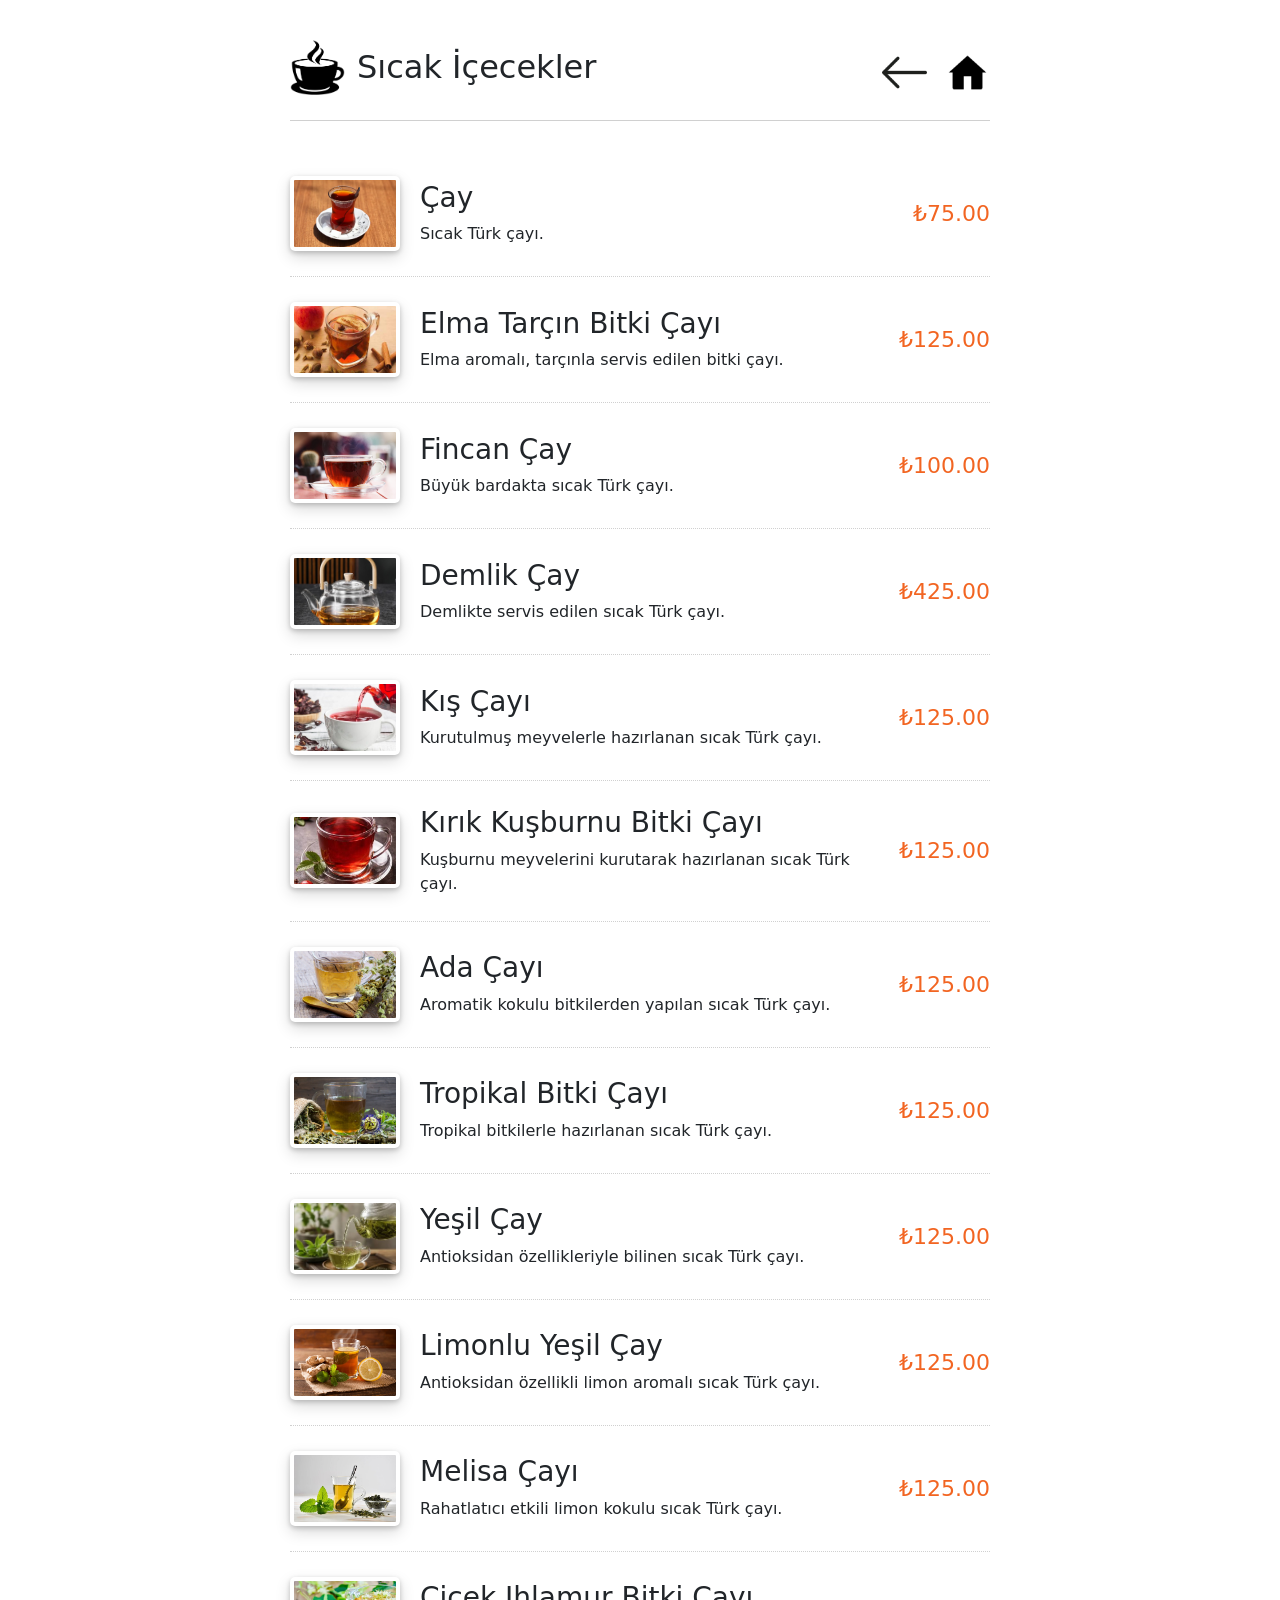
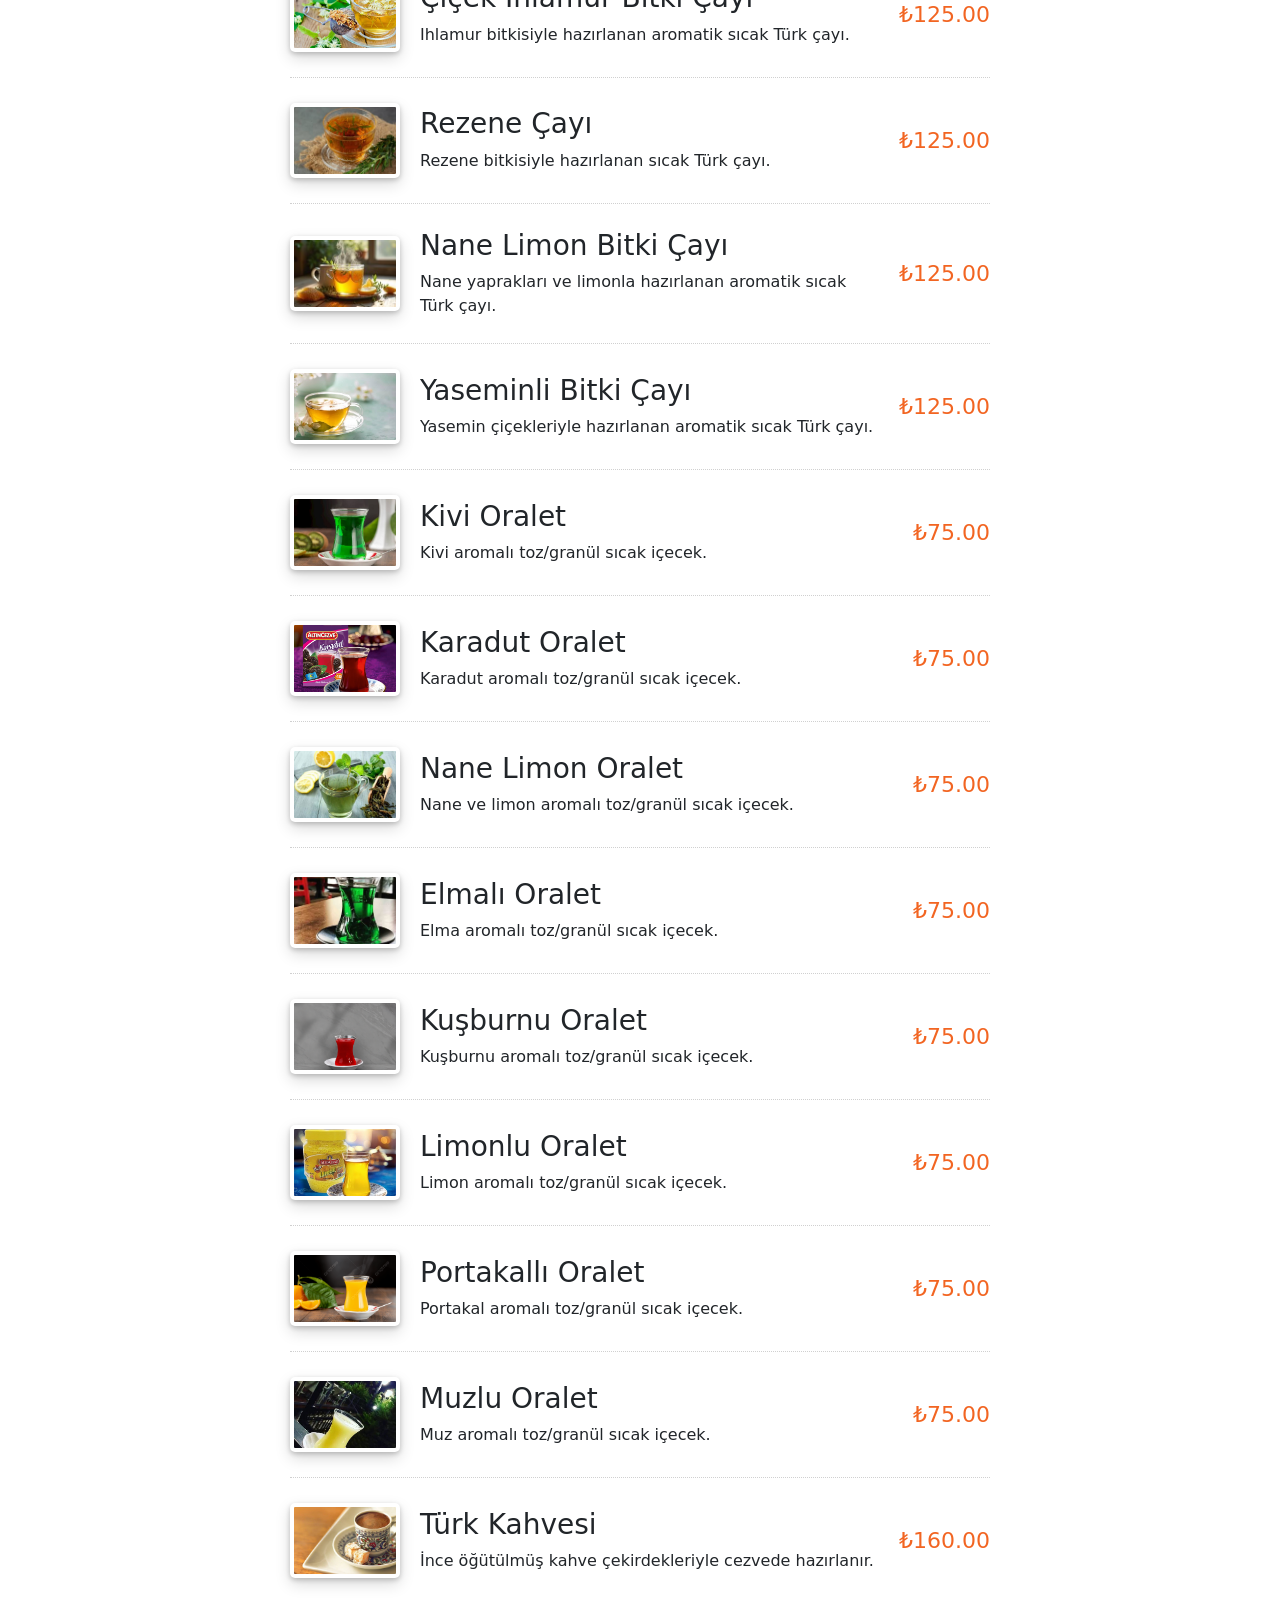
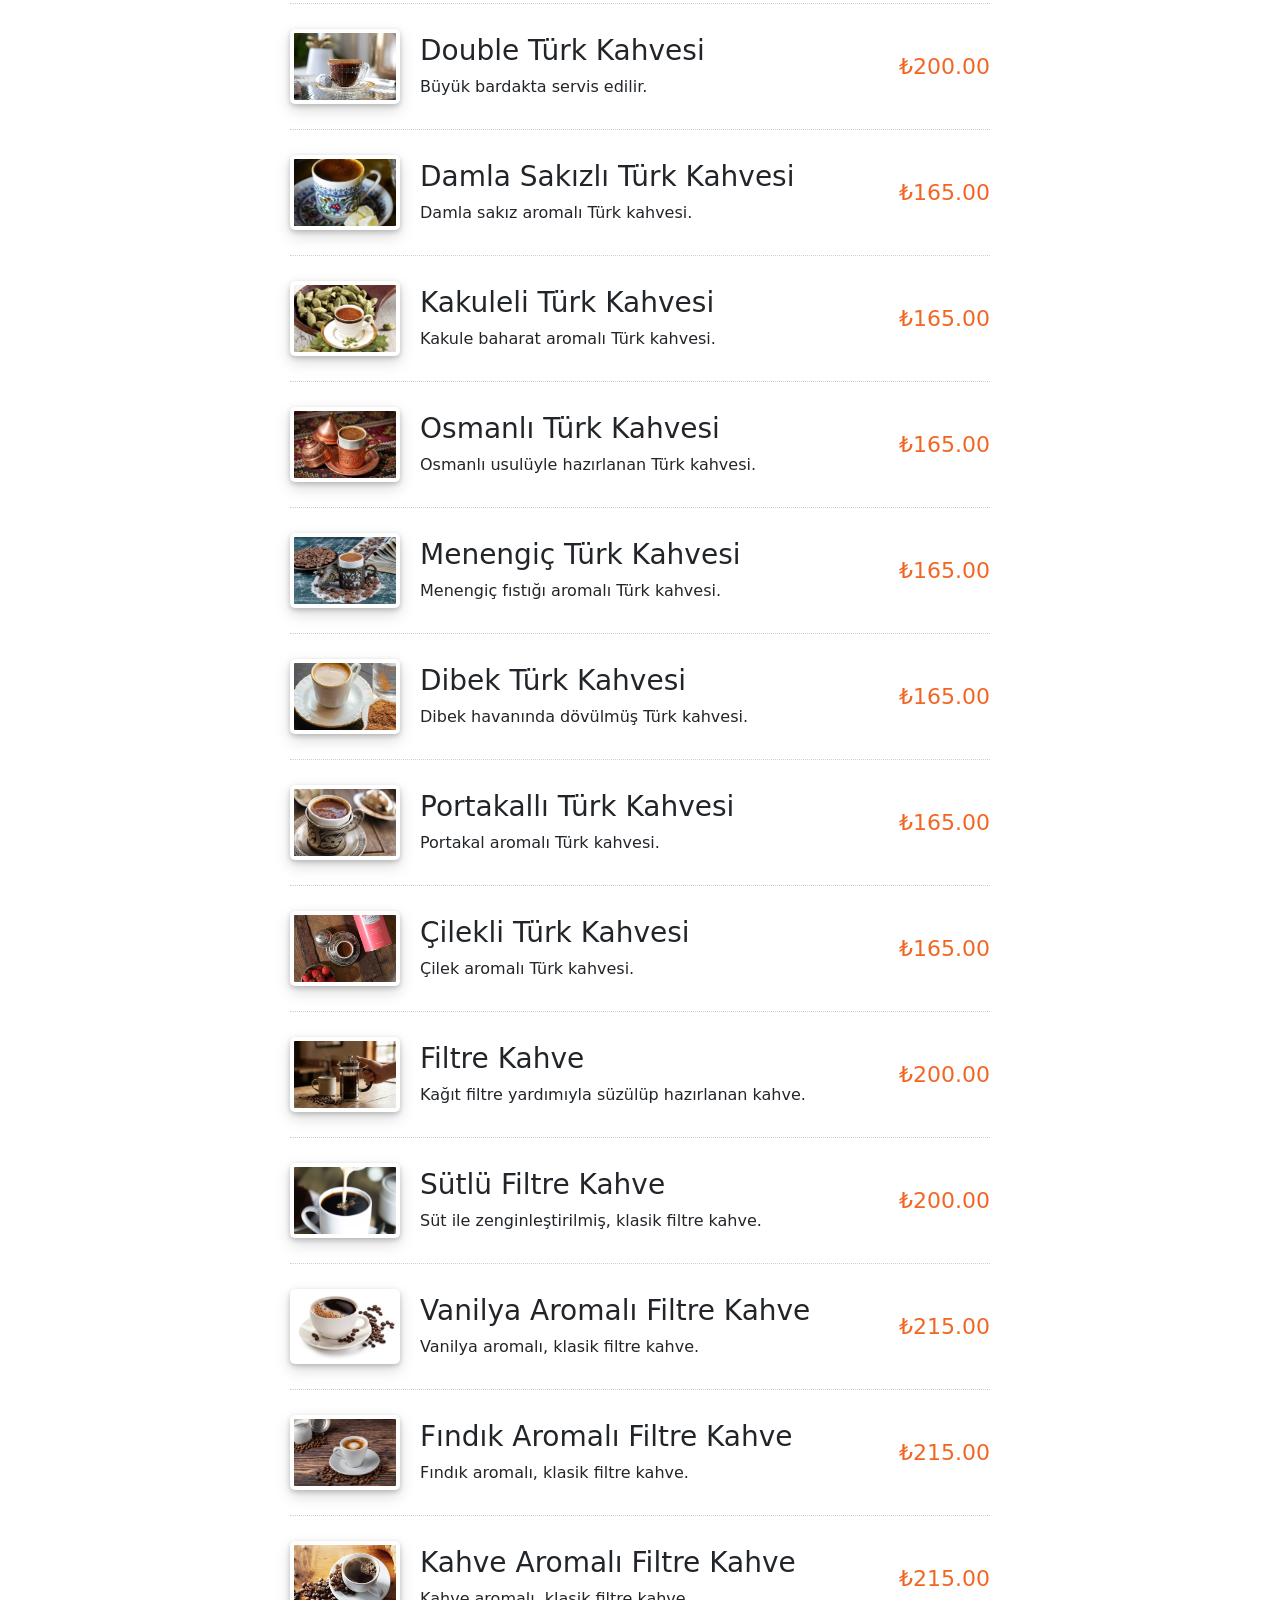
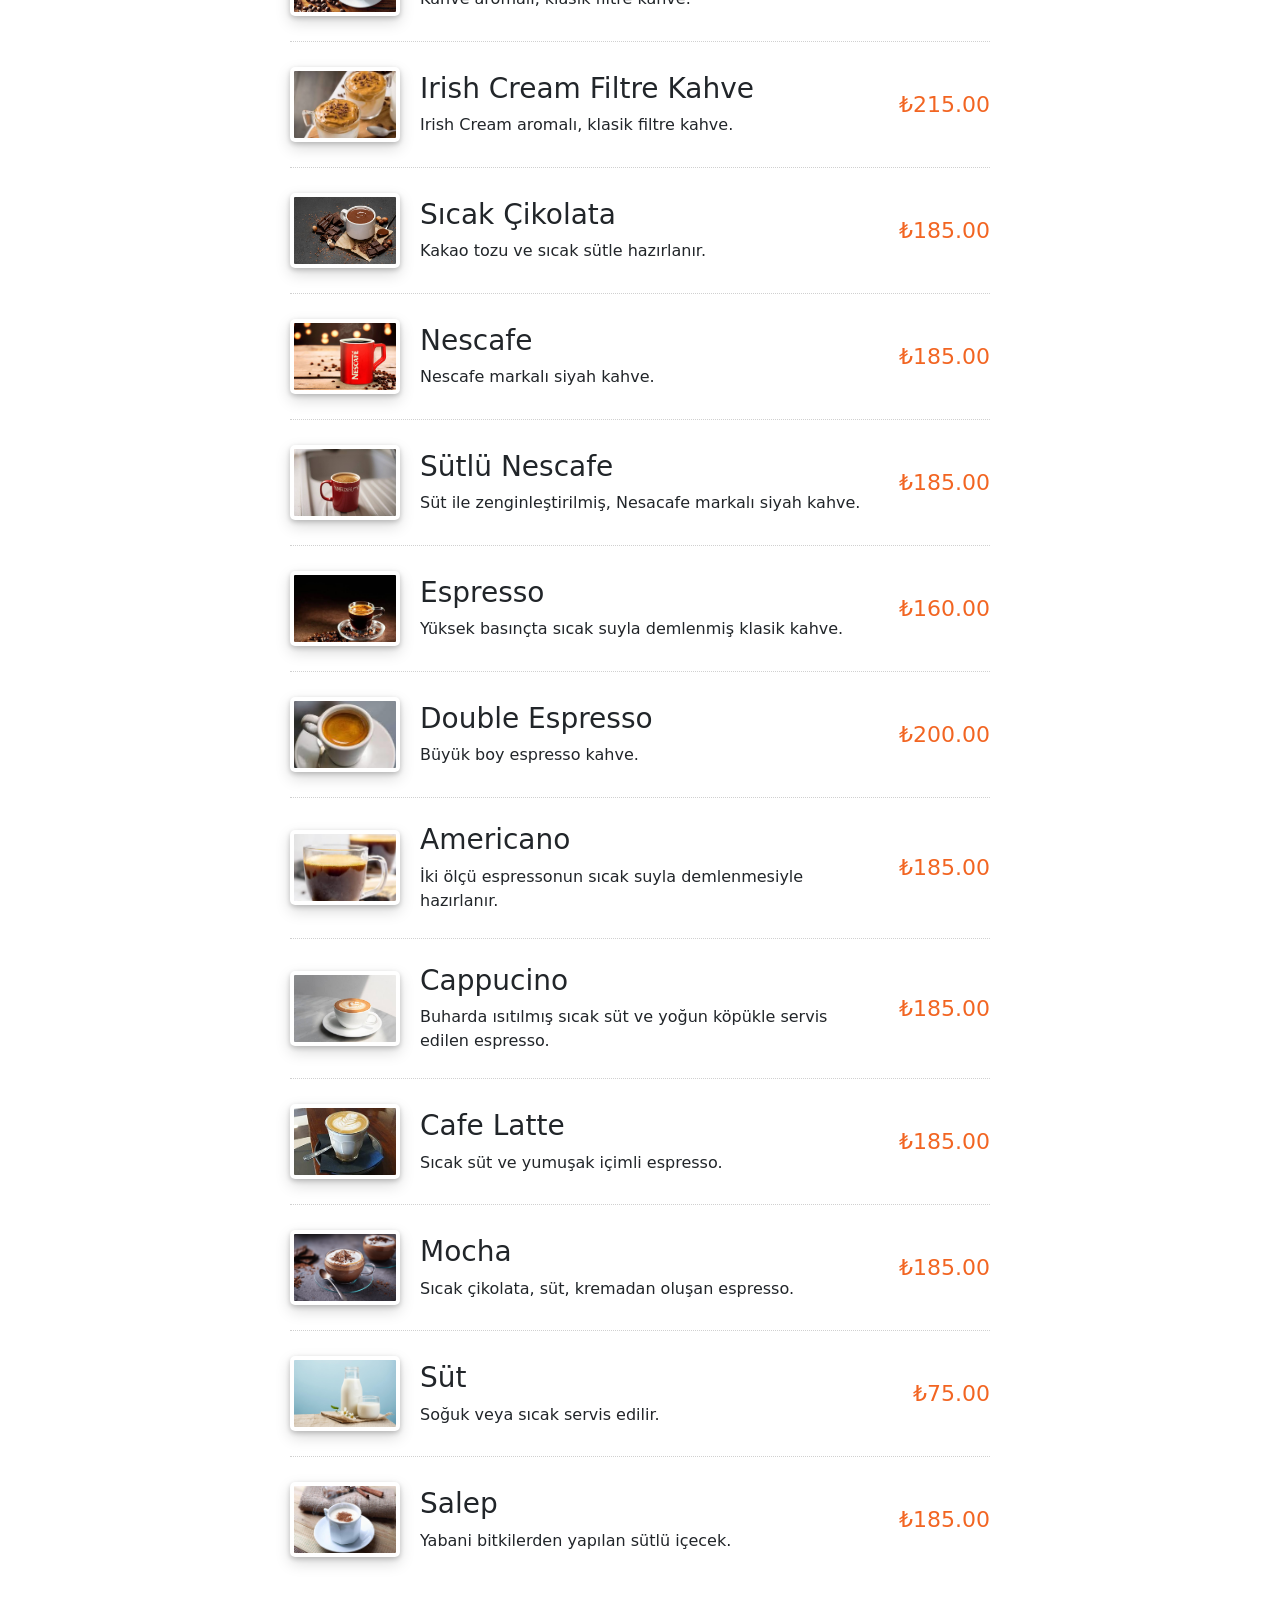
<file: hot-menu.html>
<!DOCTYPE html>
<html lang="en">
<head>
    <meta charset="UTF-8">
    <meta name="viewport" content="width=device-width, initial-scale=1.0">

    <link href="https://cdn.jsdelivr.net/npm/bootstrap@5.3.0-alpha3/dist/css/bootstrap.min.css"
          rel="stylesheet"
          integrity="sha384-KK94CHFLLe+nY2dmCWGMq91rCGa5gtU4mk92HdvYe+M/SXH301p5ILy+dN9+nJOZ"
          crossorigin="anonymous">

    <title>Sıcak İçecekler</title>
    <link rel="icon" type="image/jpeg" href="static/images/bidemlik.jpg">

<style>
    /* Menü alanı */
    .fh5co-food-menu {
        max-width: 700px;
        margin: 30px auto;
        position: relative;
    }

    /* Menü başlığı */
    .fh5co-food-menu h2 {
        margin-bottom: 30px;
    }

    /* Drinks başlığı ve ikon */
    .fh5co-drinks {
        display: flex;
        align-items: center;
        gap: 12px;
    }

    /* Drinks ikonu */
    .fh5co-drinks img {
        width: 55px;
        height: 75px;
        object-fit: contain;
    }

    /* Liste */
    .fh5co-food-menu ul {
        list-style: none;
        padding: 0;
        margin: 0;
    }

    /* Her bir içecek */
    .fh5co-food-menu li {
        display: flex;
        justify-content: space-between;
        align-items: center;
        padding: 25px 0;
        border-bottom: 1px dotted #d0d0d0;
    }

    .fh5co-food-menu h2 {
        margin-bottom: 30px;
        padding-bottom: 15px;
        border-bottom: 1px solid #d0d0d0;
    }

    /* Son elemanın altında çizgi olmasın */
    .fh5co-food-menu li:last-child {
        border-bottom: none;
    }

    /* Sol taraftaki içerik */
    .fh5co-food-desc {
        display: flex;
        align-items: center;
    }

    /* Resim */
    .fh5co-food-desc figure {
        margin: 0 20px 0 0;
    }

    .fh5co-food-desc img {
        width: 110px;
        height: 75px;
        object-fit: cover;
        border-radius: 5px;

        background: #fff;
        padding: 4px;

        box-shadow:
            0 2px 5px rgba(0, 0, 0, 0.20),
            0 6px 15px rgba(0, 0, 0, 0.15);

        transition: transform 0.2s ease, box-shadow 0.2s ease;
    }

    /* Ürün adı */
    .fh5co-food-desc h3 {
        margin: 0 0 8px 0;
    }

    /* Açıklama */
    .fh5co-food-desc p {
        margin: 0;
    }

    /* Fiyat */
    .fh5co-food-pricing {
        color: #f26522;
        font-size: 22px;
        margin-left: 20px;
        white-space: nowrap;
    }
    .top-logos {
    position: absolute;
    top: 20px;
    right: 0;

    display: flex;
    align-items: center;
    gap: 18px;

    z-index: 10;
}

    .top-logos img {
        width: 45px;
        height: 45px;
        object-fit: contain;
        display: block;
    }

    /* Mobil */
html, body {
    width: 100%;
    max-width: 100%;
    overflow-x: hidden;
}

@media (max-width: 576px) {

    .fh5co-food-menu {
        width: 100%;
        max-width: 100%;
        padding: 0 15px;
        margin: 20px auto;
        box-sizing: border-box;
    }

    .fh5co-food-menu li {
        width: 100%;
        max-width: 100%;
        display: flex;
        align-items: center;
        justify-content: space-between;
        gap: 10px;
        box-sizing: border-box;
    }

    .fh5co-food-desc {
        min-width: 0;
        flex: 1;
    }

    .fh5co-food-desc figure {
        flex-shrink: 0;
        margin-right: 12px;
    }

    .fh5co-food-desc img {
        width: 85px;
        height: 65px;
    }

    .fh5co-food-desc > div {
        min-width: 0;
    }

    .fh5co-food-desc h3 {
        font-size: 18px;
        word-break: break-word;
    }

    .fh5co-food-desc p {
        font-size: 14px;
        word-break: break-word;
    }

    .fh5co-food-pricing {
        flex-shrink: 0;
        font-size: 18px;
        margin-left: 5px;
        white-space: nowrap;
    }

    .fh5co-drinks {
        gap: 8px;
    }

    .fh5co-drinks img {
        width: 45px;
        height: 60px;
    }
}

</style>

</head>

<body>

    <div class="fh5co-food-menu to-animate-2 fadeIn animated">

            <!-- Sağ üst logolar -->
        <div class="top-logos">
            <a href="menu.html" title="Geri">
                <img src="static/images/left-arrow.png" alt="Geri">
            </a>

            <a href="index.html" title="Ana Sayfa">
                <img src="static/images/home.png" alt="Ana Sayfa">
            </a>
        </div>

        <h2 class="fh5co-drinks">
            <img src="static/images/coffeeicon.png" alt="Coffee">
            <span>Sıcak İçecekler</span>
        </h2>

        <ul>

            <li>
                <div class="fh5co-food-desc">
                    <figure>
                        <img src="static/images/çay.jpg"
                             class="img-responsive"
                             alt="çay">
                    </figure>

                    <div>
                        <h3>Çay</h3>
                        <p>Sıcak Türk çayı.</p>
                    </div>
                </div>

                <div class="fh5co-food-pricing">
                    ₺75.00
                </div>
            </li>


            <li>
                <div class="fh5co-food-desc">
                    <figure>
                        <img src="static/images/elmatarcin.jpg"
                             class="img-responsive"
                             alt="Green Juice">
                    </figure>

                    <div>
                        <h3>Elma Tarçın Bitki Çayı</h3>
                        <p>Elma aromalı, tarçınla servis edilen bitki çayı.</p>
                    </div>
                </div>

                <div class="fh5co-food-pricing">
                    ₺125.00
                </div>
            </li>


            <li>
                <div class="fh5co-food-desc">
                    <figure>
                        <img src="static/images/fincancay.jpg"
                             class="img-responsive"
                             alt="Soft Drinks">
                    </figure>

                    <div>
                        <h3>Fincan Çay</h3>
                        <p>Büyük bardakta sıcak Türk çayı.</p>
                    </div>
                </div>

                <div class="fh5co-food-pricing">
                    ₺100.00
                </div>
            </li>


            <li>
                <div class="fh5co-food-desc">
                    <figure>
                        <img src="static/images/demlikcay.jpg"
                             class="img-responsive"
                             alt="Carlo Rosee Drinks">
                    </figure>

                    <div>
                        <h3>Demlik Çay</h3>
                        <p>Demlikte servis edilen sıcak Türk çayı.</p>
                    </div>
                </div>

                <div class="fh5co-food-pricing">
                    ₺425.00
                </div>
            </li>

                        <li>
                <div class="fh5co-food-desc">
                    <figure>
                        <img src="static/images/kiscayi.jpg"
                             class="img-responsive"
                             alt="Carlo Rosee Drinks">
                    </figure>

                    <div>
                        <h3>Kış Çayı</h3>
                        <p>Kurutulmuş meyvelerle hazırlanan sıcak Türk çayı.</p>
                    </div>
                </div>

                <div class="fh5co-food-pricing">
                    ₺125.00
                </div>
            </li>

                        <li>
                <div class="fh5co-food-desc">
                    <figure>
                        <img src="static/images/kusburnu.jpg"
                             class="img-responsive"
                             alt="Carlo Rosee Drinks">
                    </figure>

                    <div>
                        <h3>Kırık Kuşburnu Bitki Çayı</h3>
                        <p>Kuşburnu meyvelerini kurutarak hazırlanan sıcak Türk çayı.</p>
                    </div>
                </div>

                <div class="fh5co-food-pricing">
                    ₺125.00
                </div>
            </li>

                        <li>
                <div class="fh5co-food-desc">
                    <figure>
                        <img src="static/images/adacayi.png"
                             class="img-responsive"
                             alt="Carlo Rosee Drinks">
                    </figure>

                    <div>
                        <h3>Ada Çayı</h3>
                        <p>Aromatik kokulu bitkilerden yapılan sıcak Türk çayı.</p>
                    </div>
                </div>

                <div class="fh5co-food-pricing">
                    ₺125.00
                </div>
            </li>

                        <li>
                <div class="fh5co-food-desc">
                    <figure>
                        <img src="static/images/tropikalcay.jpeg"
                             class="img-responsive"
                             alt="Carlo Rosee Drinks">
                    </figure>

                    <div>
                        <h3>Tropikal Bitki Çayı</h3>
                        <p>Tropikal bitkilerle hazırlanan sıcak Türk çayı.</p>
                    </div>
                </div>

                <div class="fh5co-food-pricing">
                    ₺125.00
                </div>
            </li>

                        <li>
                <div class="fh5co-food-desc">
                    <figure>
                        <img src="static/images/yesilcay.jpg"
                             class="img-responsive"
                             alt="Carlo Rosee Drinks">
                    </figure>

                    <div>
                        <h3>Yeşil Çay</h3>
                        <p>Antioksidan özellikleriyle bilinen sıcak Türk çayı.</p>
                    </div>
                </div>

                <div class="fh5co-food-pricing">
                    ₺125.00
                </div>
            </li>

                        <li>
                <div class="fh5co-food-desc">
                    <figure>
                        <img src="static/images/limonluyesilcay.jpg"
                             class="img-responsive"
                             alt="Carlo Rosee Drinks">
                    </figure>

                    <div>
                        <h3>Limonlu Yeşil Çay</h3>
                        <p>Antioksidan özellikli limon aromalı sıcak Türk çayı.</p>
                    </div>
                </div>

                <div class="fh5co-food-pricing">
                    ₺125.00
                </div>
            </li>

                        <li>
                <div class="fh5co-food-desc">
                    <figure>
                        <img src="static/images/melisacayi.jpg"
                             class="img-responsive"
                             alt="Carlo Rosee Drinks">
                    </figure>

                    <div>
                        <h3>Melisa Çayı</h3>
                        <p>Rahatlatıcı etkili limon kokulu sıcak Türk çayı.</p>
                    </div>
                </div>

                <div class="fh5co-food-pricing">
                    ₺125.00
                </div>
            </li>

                        <li>
                <div class="fh5co-food-desc">
                    <figure>
                        <img src="static/images/ihlamur.jpg"
                             class="img-responsive"
                             alt="Carlo Rosee Drinks">
                    </figure>

                    <div>
                        <h3>Çiçek Ihlamur Bitki Çayı</h3>
                        <p>Ihlamur bitkisiyle hazırlanan aromatik sıcak Türk çayı.</p>
                    </div>
                </div>

                <div class="fh5co-food-pricing">
                    ₺125.00
                </div>
            </li>

                        <li>
                <div class="fh5co-food-desc">
                    <figure>
                        <img src="static/images/rezene.jpg"
                             class="img-responsive"
                             alt="Carlo Rosee Drinks">
                    </figure>

                    <div>
                        <h3>Rezene Çayı</h3>
                        <p>Rezene bitkisiyle hazırlanan sıcak Türk çayı.</p>
                    </div>
                </div>

                <div class="fh5co-food-pricing">
                    ₺125.00
                </div>
            </li>

                        <li>
                <div class="fh5co-food-desc">
                    <figure>
                        <img src="static/images/nanelimon.jpg"
                             class="img-responsive"
                             alt="Carlo Rosee Drinks">
                    </figure>

                    <div>
                        <h3>Nane Limon Bitki Çayı</h3>
                        <p>Nane yaprakları ve limonla hazırlanan aromatik sıcak Türk çayı.</p>
                    </div>
                </div>

                <div class="fh5co-food-pricing">
                    ₺125.00
                </div>
            </li>

                        <li>
                <div class="fh5co-food-desc">
                    <figure>
                        <img src="static/images/yasemin.jpg"
                             class="img-responsive"
                             alt="Carlo Rosee Drinks">
                    </figure>

                    <div>
                        <h3>Yaseminli Bitki Çayı</h3>
                        <p>Yasemin çiçekleriyle hazırlanan aromatik sıcak Türk çayı.</p>
                    </div>
                </div>

                <div class="fh5co-food-pricing">
                    ₺125.00
                </div>
            </li>

                        <li>
                <div class="fh5co-food-desc">
                    <figure>
                        <img src="static/images/kivi.jpg"
                             class="img-responsive"
                             alt="Carlo Rosee Drinks">
                    </figure>

                    <div>
                        <h3>Kivi Oralet</h3>
                        <p>Kivi aromalı toz/granül sıcak içecek.</p>
                    </div>
                </div>

                <div class="fh5co-food-pricing">
                    ₺75.00
                </div>
            </li>

                        <li>
                <div class="fh5co-food-desc">
                    <figure>
                        <img src="static/images/karadut.jpg"
                             class="img-responsive"
                             alt="Carlo Rosee Drinks">
                    </figure>

                    <div>
                        <h3>Karadut Oralet</h3>
                        <p>Karadut aromalı toz/granül sıcak içecek.</p>
                    </div>
                </div>

                <div class="fh5co-food-pricing">
                    ₺75.00
                </div>
            </li>

                        <li>
                <div class="fh5co-food-desc">
                    <figure>
                        <img src="static/images/naneoralet.jpg"
                             class="img-responsive"
                             alt="Carlo Rosee Drinks">
                    </figure>

                    <div>
                        <h3>Nane Limon Oralet</h3>
                        <p>Nane ve limon aromalı toz/granül sıcak içecek.</p>
                    </div>
                </div>

                <div class="fh5co-food-pricing">
                    ₺75.00
                </div>
            </li>

                        <li>
                <div class="fh5co-food-desc">
                    <figure>
                        <img src="static/images/elmalioralet.jpg"
                             class="img-responsive"
                             alt="Carlo Rosee Drinks">
                    </figure>

                    <div>
                        <h3>Elmalı Oralet</h3>
                        <p>Elma aromalı toz/granül sıcak içecek.</p>
                    </div>
                </div>

                <div class="fh5co-food-pricing">
                    ₺75.00
                </div>
            </li>

                        <li>
                <div class="fh5co-food-desc">
                    <figure>
                        <img src="static/images/kusburnuoralet.png"
                             class="img-responsive"
                             alt="Carlo Rosee Drinks">
                    </figure>

                    <div>
                        <h3>Kuşburnu Oralet</h3>
                        <p>Kuşburnu aromalı toz/granül sıcak içecek.</p>
                    </div>
                </div>

                <div class="fh5co-food-pricing">
                    ₺75.00
                </div>
            </li>

                        <li>
                <div class="fh5co-food-desc">
                    <figure>
                        <img src="static/images/limonoralet.jpg"
                             class="img-responsive"
                             alt="Carlo Rosee Drinks">
                    </figure>

                    <div>
                        <h3>Limonlu Oralet</h3>
                        <p>Limon aromalı toz/granül sıcak içecek.</p>
                    </div>
                </div>

                <div class="fh5co-food-pricing">
                    ₺75.00
                </div>
            </li>

                        <li>
                <div class="fh5co-food-desc">
                    <figure>
                        <img src="static/images/portakaloralet.jpg"
                             class="img-responsive"
                             alt="Carlo Rosee Drinks">
                    </figure>

                    <div>
                        <h3>Portakallı Oralet</h3>
                        <p>Portakal aromalı toz/granül sıcak içecek.</p>
                    </div>
                </div>

                <div class="fh5co-food-pricing">
                    ₺75.00
                </div>
            </li>

                        <li>
                <div class="fh5co-food-desc">
                    <figure>
                        <img src="static/images/muzoralet.jpg"
                             class="img-responsive"
                             alt="Carlo Rosee Drinks">
                    </figure>

                    <div>
                        <h3>Muzlu Oralet</h3>
                        <p>Muz aromalı toz/granül sıcak içecek.</p>
                    </div>
                </div>

                <div class="fh5co-food-pricing">
                    ₺75.00
                </div>
            </li>

                        <li>
                <div class="fh5co-food-desc">
                    <figure>
                        <img src="static/images/turkkahve.jpg"
                             class="img-responsive"
                             alt="Carlo Rosee Drinks">
                    </figure>

                    <div>
                        <h3>Türk Kahvesi</h3>
                        <p>İnce öğütülmüş kahve çekirdekleriyle cezvede hazırlanır.</p>
                    </div>
                </div>

                <div class="fh5co-food-pricing">
                    ₺160.00
                </div>
            </li>

                        <li>
                <div class="fh5co-food-desc">
                    <figure>
                        <img src="static/images/doubleturk.jpg"
                             class="img-responsive"
                             alt="Carlo Rosee Drinks">
                    </figure>

                    <div>
                        <h3>Double Türk Kahvesi</h3>
                        <p>Büyük bardakta servis edilir.</p>
                    </div>
                </div>

                <div class="fh5co-food-pricing">
                    ₺200.00
                </div>
            </li>

                        <li>
                <div class="fh5co-food-desc">
                    <figure>
                        <img src="static/images/damlasakiz.jpg"
                             class="img-responsive"
                             alt="Carlo Rosee Drinks">
                    </figure>

                    <div>
                        <h3>Damla Sakızlı Türk Kahvesi</h3>
                        <p>Damla sakız aromalı Türk kahvesi.</p>
                    </div>
                </div>

                <div class="fh5co-food-pricing">
                    ₺165.00
                </div>
            </li>

                        <li>
                <div class="fh5co-food-desc">
                    <figure>
                        <img src="static/images/kakule.png"
                             class="img-responsive"
                             alt="Carlo Rosee Drinks">
                    </figure>

                    <div>
                        <h3>Kakuleli Türk Kahvesi</h3>
                        <p>Kakule baharat aromalı Türk kahvesi.</p>
                    </div>
                </div>

                <div class="fh5co-food-pricing">
                    ₺165.00
                </div>
            </li>

                        <li>
                <div class="fh5co-food-desc">
                    <figure>
                        <img src="static/images/osmanli.jpg"
                             class="img-responsive"
                             alt="Carlo Rosee Drinks">
                    </figure>

                    <div>
                        <h3>Osmanlı Türk Kahvesi</h3>
                        <p>Osmanlı usulüyle hazırlanan Türk kahvesi.</p>
                    </div>
                </div>

                <div class="fh5co-food-pricing">
                    ₺165.00
                </div>
            </li>

                        <li>
                <div class="fh5co-food-desc">
                    <figure>
                        <img src="static/images/menengic.jpg"
                             class="img-responsive"
                             alt="Carlo Rosee Drinks">
                    </figure>

                    <div>
                        <h3>Menengiç Türk Kahvesi</h3>
                        <p>Menengiç fıstığı aromalı Türk kahvesi.</p>
                    </div>
                </div>

                <div class="fh5co-food-pricing">
                    ₺165.00
                </div>
            </li>

                        <li>
                <div class="fh5co-food-desc">
                    <figure>
                        <img src="static/images/dibek.jpg"
                             class="img-responsive"
                             alt="Carlo Rosee Drinks">
                    </figure>

                    <div>
                        <h3>Dibek Türk Kahvesi</h3>
                        <p>Dibek havanında dövülmüş Türk kahvesi.</p>
                    </div>
                </div>

                <div class="fh5co-food-pricing">
                    ₺165.00
                </div>
            </li>

                        <li>
                <div class="fh5co-food-desc">
                    <figure>
                        <img src="static/images/portakalturk.jpg"
                             class="img-responsive"
                             alt="Carlo Rosee Drinks">
                    </figure>

                    <div>
                        <h3>Portakallı Türk Kahvesi</h3>
                        <p>Portakal aromalı Türk kahvesi.</p>
                    </div>
                </div>

                <div class="fh5co-food-pricing">
                    ₺165.00
                </div>
            </li>

                        <li>
                <div class="fh5co-food-desc">
                    <figure>
                        <img src="static/images/cilekturk.jpg"
                             class="img-responsive"
                             alt="Carlo Rosee Drinks">
                    </figure>

                    <div>
                        <h3>Çilekli Türk Kahvesi</h3>
                        <p>Çilek aromalı Türk kahvesi.</p>
                    </div>
                </div>

                <div class="fh5co-food-pricing">
                    ₺165.00
                </div>
            </li>

                        <li>
                <div class="fh5co-food-desc">
                    <figure>
                        <img src="static/images/filtrekahve.png"
                             class="img-responsive"
                             alt="Carlo Rosee Drinks">
                    </figure>

                    <div>
                        <h3>Filtre Kahve</h3>
                        <p>Kağıt filtre yardımıyla süzülüp hazırlanan kahve.</p>
                    </div>
                </div>

                <div class="fh5co-food-pricing">
                    ₺200.00
                </div>
            </li>

                        <li>
                <div class="fh5co-food-desc">
                    <figure>
                        <img src="static/images/sutlufiltre.jpg"
                             class="img-responsive"
                             alt="Carlo Rosee Drinks">
                    </figure>

                    <div>
                        <h3>Sütlü Filtre Kahve</h3>
                        <p>Süt ile zenginleştirilmiş, klasik filtre kahve.</p>
                    </div>
                </div>

                <div class="fh5co-food-pricing">
                    ₺200.00
                </div>
            </li>

                        <li>
                <div class="fh5co-food-desc">
                    <figure>
                        <img src="static/images/vanilyafiltre.jpg"
                             class="img-responsive"
                             alt="Carlo Rosee Drinks">
                    </figure>

                    <div>
                        <h3>Vanilya Aromalı Filtre Kahve</h3>
                        <p>Vanilya aromalı, klasik filtre kahve.</p>
                    </div>
                </div>

                <div class="fh5co-food-pricing">
                    ₺215.00
                </div>
            </li>

                        <li>
                <div class="fh5co-food-desc">
                    <figure>
                        <img src="static/images/findikfiltre.jpg"
                             class="img-responsive"
                             alt="Carlo Rosee Drinks">
                    </figure>

                    <div>
                        <h3>Fındık Aromalı Filtre Kahve</h3>
                        <p>Fındık aromalı, klasik filtre kahve.</p>
                    </div>
                </div>

                <div class="fh5co-food-pricing">
                    ₺215.00
                </div>
            </li>

                        <li>
                <div class="fh5co-food-desc">
                    <figure>
                        <img src="static/images/kahvefiltre.jpg"
                             class="img-responsive"
                             alt="Carlo Rosee Drinks">
                    </figure>

                    <div>
                        <h3>Kahve Aromalı Filtre Kahve</h3>
                        <p>Kahve aromalı, klasik filtre kahve.</p>
                    </div>
                </div>

                <div class="fh5co-food-pricing">
                    ₺215.00
                </div>
            </li>

                        <li>
                <div class="fh5co-food-desc">
                    <figure>
                        <img src="static/images/irish.jpg"
                             class="img-responsive"
                             alt="Carlo Rosee Drinks">
                    </figure>

                    <div>
                        <h3>Irish Cream Filtre Kahve</h3>
                        <p>Irish Cream aromalı, klasik filtre kahve.</p>
                    </div>
                </div>

                <div class="fh5co-food-pricing">
                    ₺215.00
                </div>
            </li>

                        <li>
                <div class="fh5co-food-desc">
                    <figure>
                        <img src="static/images/sicakcikolata.jpg"
                             class="img-responsive"
                             alt="Carlo Rosee Drinks">
                    </figure>

                    <div>
                        <h3>Sıcak Çikolata</h3>
                        <p>Kakao tozu ve sıcak sütle hazırlanır.</p>
                    </div>
                </div>

                <div class="fh5co-food-pricing">
                    ₺185.00
                </div>
            </li>

                        <li>
                <div class="fh5co-food-desc">
                    <figure>
                        <img src="static/images/nescafesiyah.jpg"
                             class="img-responsive"
                             alt="Carlo Rosee Drinks">
                    </figure>

                    <div>
                        <h3>Nescafe</h3>
                        <p>Nescafe markalı siyah kahve.</p>
                    </div>
                </div>

                <div class="fh5co-food-pricing">
                    ₺185.00
                </div>
            </li>

                        <li>
                <div class="fh5co-food-desc">
                    <figure>
                        <img src="static/images/sutlunescafee.jpg"
                             class="img-responsive"
                             alt="Carlo Rosee Drinks">
                    </figure>

                    <div>
                        <h3>Sütlü Nescafe</h3>
                        <p>Süt ile zenginleştirilmiş, Nesacafe markalı siyah kahve.</p>
                    </div>
                </div>

                <div class="fh5co-food-pricing">
                    ₺185.00
                </div>
            </li>

                        <li>
                <div class="fh5co-food-desc">
                    <figure>
                        <img src="static/images/espresso.jpg"
                             class="img-responsive"
                             alt="Carlo Rosee Drinks">
                    </figure>

                    <div>
                        <h3>Espresso</h3>
                        <p>Yüksek basınçta sıcak suyla demlenmiş klasik kahve.</p>
                    </div>
                </div>

                <div class="fh5co-food-pricing">
                    ₺160.00
                </div>
            </li>

                        <li>
                <div class="fh5co-food-desc">
                    <figure>
                        <img src="static/images/doubleespresso.jpg"
                             class="img-responsive"
                             alt="Carlo Rosee Drinks">
                    </figure>

                    <div>
                        <h3>Double Espresso</h3>
                        <p>Büyük boy espresso kahve.</p>
                    </div>
                </div>

                <div class="fh5co-food-pricing">
                    ₺200.00
                </div>
            </li>

                        <li>
                <div class="fh5co-food-desc">
                    <figure>
                        <img src="static/images/americano.jpg"
                             class="img-responsive"
                             alt="Carlo Rosee Drinks">
                    </figure>

                    <div>
                        <h3>Americano</h3>
                        <p>İki ölçü espressonun sıcak suyla demlenmesiyle hazırlanır.</p>
                    </div>
                </div>

                <div class="fh5co-food-pricing">
                    ₺185.00
                </div>
            </li>

                        <li>
                <div class="fh5co-food-desc">
                    <figure>
                        <img src="static/images/kapucino.jpg"
                             class="img-responsive"
                             alt="Carlo Rosee Drinks">
                    </figure>

                    <div>
                        <h3>Cappucino</h3>
                        <p>Buharda ısıtılmış sıcak süt ve yoğun köpükle servis edilen espresso.</p>
                    </div>
                </div>

                <div class="fh5co-food-pricing">
                    ₺185.00
                </div>
            </li>

                        <li>
                <div class="fh5co-food-desc">
                    <figure>
                        <img src="static/images/latte.jpg"
                             class="img-responsive"
                             alt="Carlo Rosee Drinks">
                    </figure>

                    <div>
                        <h3>Cafe Latte</h3>
                        <p>Sıcak süt ve yumuşak içimli espresso.</p>
                    </div>
                </div>

                <div class="fh5co-food-pricing">
                    ₺185.00
                </div>
            </li>

                        <li>
                <div class="fh5co-food-desc">
                    <figure>
                        <img src="static/images/mocha.png"
                             class="img-responsive"
                             alt="Carlo Rosee Drinks">
                    </figure>

                    <div>
                        <h3>Mocha</h3>
                        <p>Sıcak çikolata, süt, kremadan oluşan espresso.</p>
                    </div>
                </div>

                <div class="fh5co-food-pricing">
                    ₺185.00
                </div>
            </li>

                        <li>
                <div class="fh5co-food-desc">
                    <figure>
                        <img src="static/images/sut.jpg"
                             class="img-responsive"
                             alt="Carlo Rosee Drinks">
                    </figure>

                    <div>
                        <h3>Süt</h3>
                        <p>Soğuk veya sıcak servis edilir.</p>
                    </div>
                </div>

                <div class="fh5co-food-pricing">
                    ₺75.00
                </div>
            </li>

                        <li>
                <div class="fh5co-food-desc">
                    <figure>
                        <img src="static/images/salep.jpg"
                             class="img-responsive"
                             alt="Carlo Rosee Drinks">
                    </figure>

                    <div>
                        <h3>Salep</h3>
                        <p>Yabani bitkilerden yapılan sütlü içecek.</p>
                    </div>
                </div>

                <div class="fh5co-food-pricing">
                    ₺185.00
                </div>
            </li>

        </ul>

    </div>

</body>
</html>
</file>
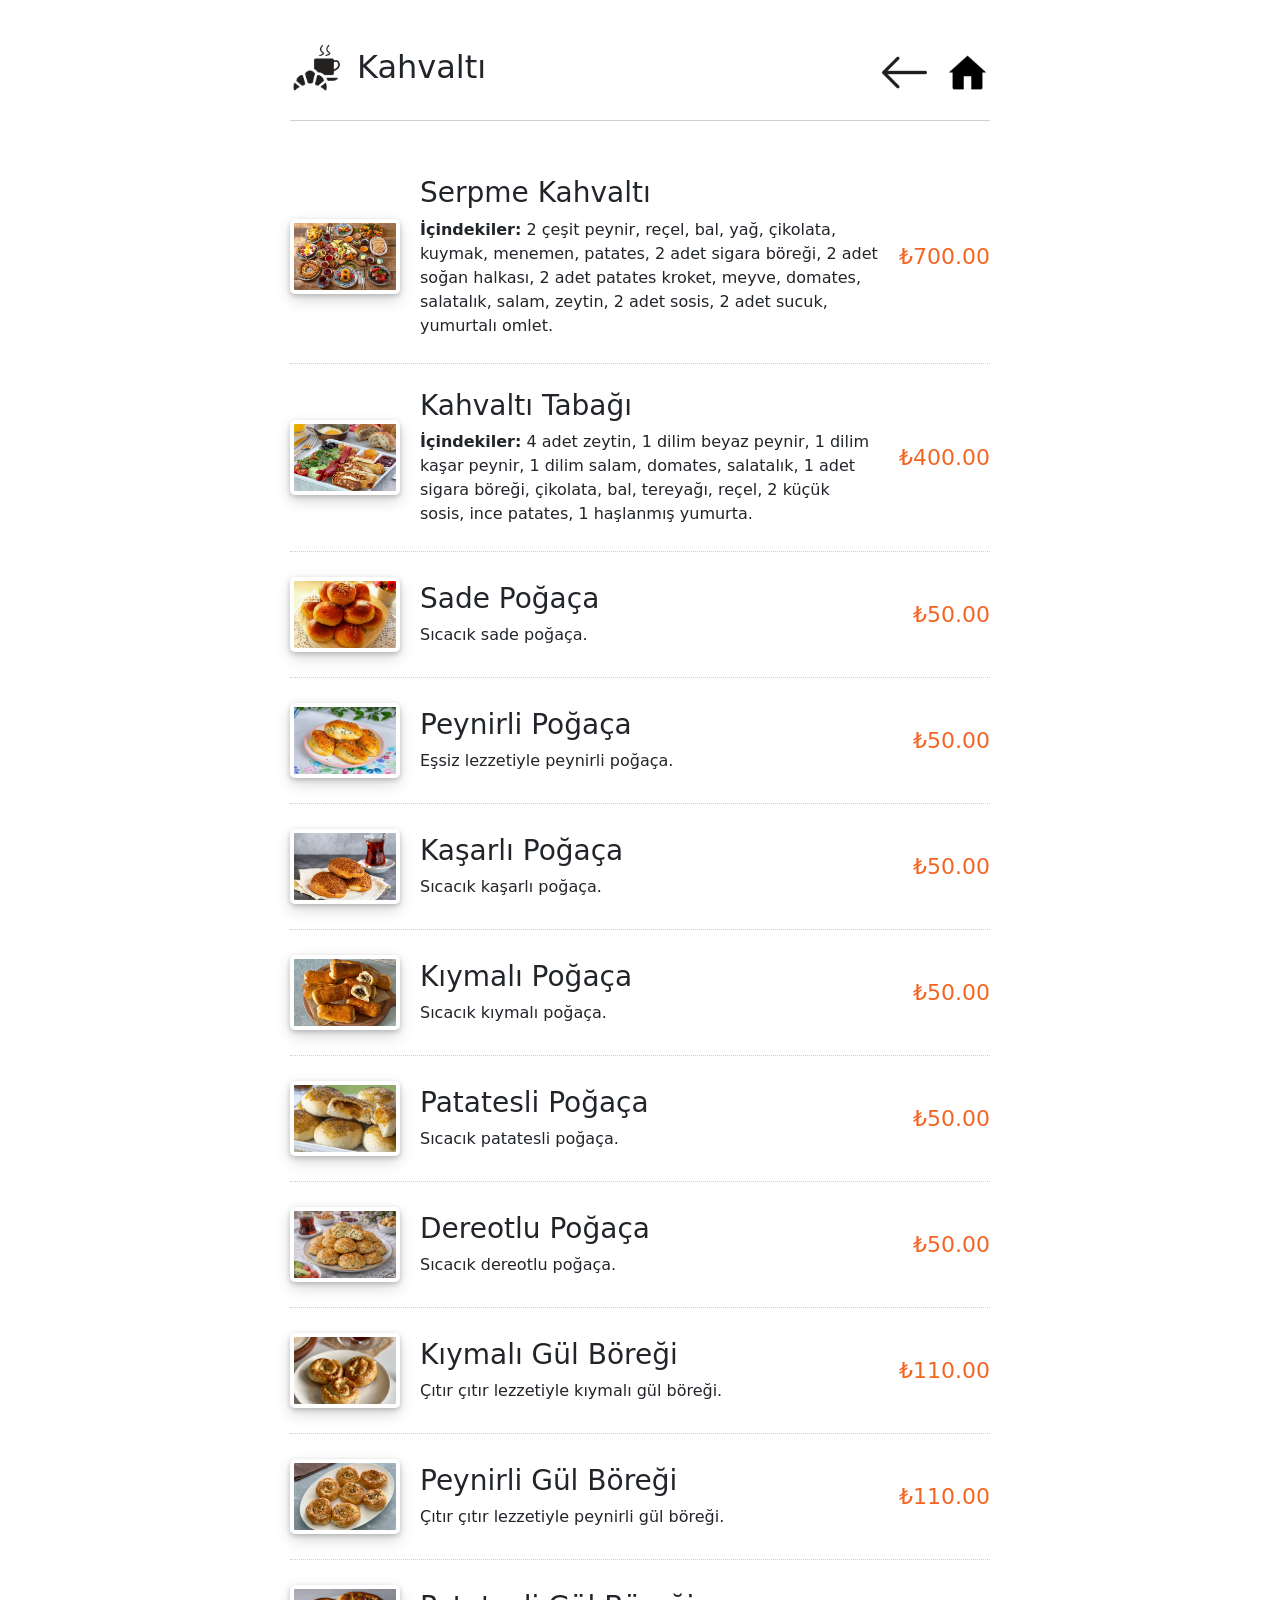
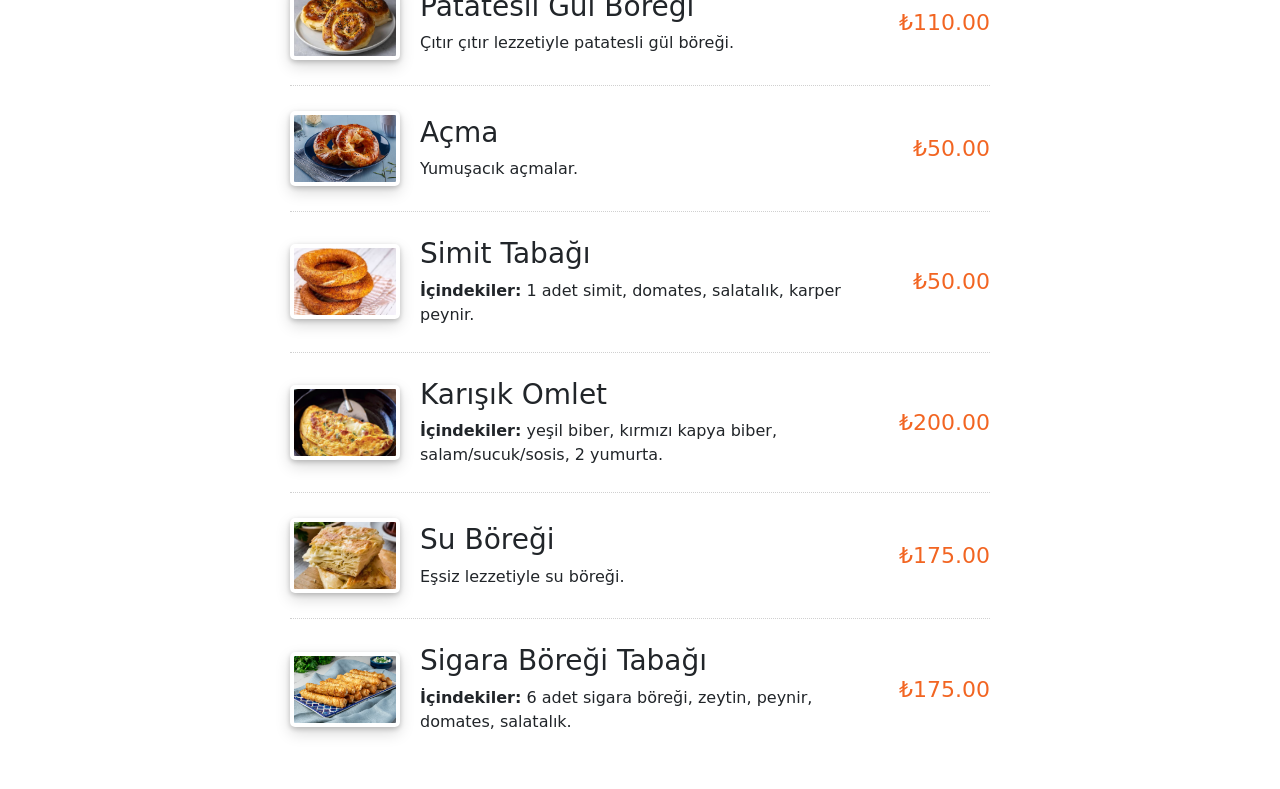
<file: kahvalti.html>
<!DOCTYPE html>
<html lang="en">
<head>
    <meta charset="UTF-8">
    <meta name="viewport" content="width=device-width, initial-scale=1.0">

    <link href="https://cdn.jsdelivr.net/npm/bootstrap@5.3.0-alpha3/dist/css/bootstrap.min.css"
          rel="stylesheet"
          integrity="sha384-KK94CHFLLe+nY2dmCWGMq91rCGa5gtU4mk92HdvYe+M/SXH301p5ILy+dN9+nJOZ"
          crossorigin="anonymous">

    <title>Kahvaltı</title>
    <link rel="icon" type="image/jpeg" href="static/images/bidemlik.jpg">

<style>
    /* Menü alanı */
    .fh5co-food-menu {
        max-width: 700px;
        margin: 30px auto;
        position: relative;
    }

    /* Menü başlığı */
    .fh5co-food-menu h2 {
        margin-bottom: 30px;
    }

    /* Drinks başlığı ve ikon */
    .fh5co-drinks {
        display: flex;
        align-items: center;
        gap: 12px;
    }

    /* Drinks ikonu */
    .fh5co-drinks img {
        width: 55px;
        height: 75px;
        object-fit: contain;
    }

    /* Liste */
    .fh5co-food-menu ul {
        list-style: none;
        padding: 0;
        margin: 0;
    }

    /* Her bir içecek */
    .fh5co-food-menu li {
        display: flex;
        justify-content: space-between;
        align-items: center;
        padding: 25px 0;
        border-bottom: 1px dotted #d0d0d0;
    }

    .fh5co-food-menu h2 {
        margin-bottom: 30px;
        padding-bottom: 15px;
        border-bottom: 1px solid #d0d0d0;
    }

    /* Son elemanın altında çizgi olmasın */
    .fh5co-food-menu li:last-child {
        border-bottom: none;
    }

    /* Sol taraftaki içerik */
    .fh5co-food-desc {
        display: flex;
        align-items: center;
    }

    /* Resim */
    .fh5co-food-desc figure {
        margin: 0 20px 0 0;
    }

    .fh5co-food-desc img {
        width: 110px;
        height: 75px;
        object-fit: cover;
        border-radius: 5px;

        background: #fff;
        padding: 4px;

        box-shadow:
            0 2px 5px rgba(0, 0, 0, 0.20),
            0 6px 15px rgba(0, 0, 0, 0.15);

        transition: transform 0.2s ease, box-shadow 0.2s ease;
    }

    /* Ürün adı */
    .fh5co-food-desc h3 {
        margin: 0 0 8px 0;
    }

    /* Açıklama */
    .fh5co-food-desc p {
        margin: 0;
    }

    /* Fiyat */
    .fh5co-food-pricing {
        color: #f26522;
        font-size: 22px;
        margin-left: 20px;
        white-space: nowrap;
    }

        .top-logos {
    position: absolute;
    top: 20px;
    right: 0;

    display: flex;
    align-items: center;
    gap: 18px;

    z-index: 10;
}

    .top-logos img {
        width: 45px;
        height: 45px;
        object-fit: contain;
        display: block;
    }

html, body {
    width: 100%;
    max-width: 100%;
    overflow-x: hidden;
}

@media (max-width: 576px) {

    .fh5co-food-menu {
        width: 100%;
        max-width: 100%;
        padding: 0 15px;
        margin: 20px auto;
        box-sizing: border-box;
    }

    .fh5co-food-menu li {
        width: 100%;
        max-width: 100%;
        display: flex;
        align-items: center;
        justify-content: space-between;
        gap: 10px;
        box-sizing: border-box;
    }

    .fh5co-food-desc {
        min-width: 0;
        flex: 1;
    }

    .fh5co-food-desc figure {
        flex-shrink: 0;
        margin-right: 12px;
    }

    .fh5co-food-desc img {
        width: 85px;
        height: 65px;
    }

    .fh5co-food-desc > div {
        min-width: 0;
    }

    .fh5co-food-desc h3 {
        font-size: 18px;
        word-break: break-word;
    }

    .fh5co-food-desc p {
        font-size: 14px;
        word-break: break-word;
    }

    .fh5co-food-pricing {
        flex-shrink: 0;
        font-size: 18px;
        margin-left: 5px;
        white-space: nowrap;
    }

    .fh5co-drinks {
        gap: 8px;
    }

    .fh5co-drinks img {
        width: 45px;
        height: 60px;
    }
}
</style>

</head>

<body>

    <div class="fh5co-food-menu to-animate-2 fadeIn animated">
                    <!-- Sağ üst logolar -->
        <div class="top-logos">
            <a href="menu.html" title="Geri">
                <img src="static/images/left-arrow.png" alt="Geri">
            </a>

            <a href="index.html" title="Ana Sayfa">
                <img src="static/images/home.png" alt="Ana Sayfa">
            </a>
        </div>

        <h2 class="fh5co-drinks">
            <img src="static/images/kahvaltiicon.png" alt="Kahvaltı Icon">
            <span>Kahvaltı</span>
        </h2>

        <ul>

            <li>
                <div class="fh5co-food-desc">
                    <figure>
                        <img src="static/images/serpme.jpg"
                             class="img-responsive"
                             alt="serpme kahvaltı">
                    </figure>

                    <div>
                        <h3>Serpme Kahvaltı</h3>
                        <p><b>İçindekiler:</b> 2 çeşit peynir, reçel, bal, yağ, çikolata, kuymak, menemen, patates, 2 adet sigara böreği, 2 adet soğan halkası, 2 adet patates kroket, meyve, domates, salatalık, salam, zeytin, 2 adet sosis, 2 adet sucuk, yumurtalı omlet.</p>
                    </div>
                </div>

                <div class="fh5co-food-pricing">
                    ₺700.00
                </div>
            </li>

            <li>
                <div class="fh5co-food-desc">
                    <figure>
                        <img src="static/images/kahvaltitabagi.jpg"
                             class="img-responsive"
                             alt="kahvaltı tabağı">
                    </figure>

                    <div>
                        <h3>Kahvaltı Tabağı</h3>
                        <p><b>İçindekiler:</b> 4 adet zeytin, 1 dilim beyaz peynir, 1 dilim kaşar peynir, 1 dilim salam, domates, salatalık, 1 adet sigara böreği, çikolata, bal, tereyağı, reçel, 2 küçük sosis, ince patates, 1 haşlanmış yumurta.</p>
                    </div>
                </div>

                <div class="fh5co-food-pricing">
                    ₺400.00
                </div>
            </li>


            <li>
                <div class="fh5co-food-desc">
                    <figure>
                        <img src="static/images/sadepogaca.jpg"
                             class="img-responsive"
                             alt="sade poğaça">
                    </figure>

                    <div>
                        <h3>Sade Poğaça</h3>
                        <p>Sıcacık sade poğaça.</p>
                    </div>
                </div>

                <div class="fh5co-food-pricing">
                    ₺50.00
                </div>
            </li>


            <li>
                <div class="fh5co-food-desc">
                    <figure>
                        <img src="static/images/peynirlipogaca.jpg"
                             class="img-responsive"
                             alt="peynirli poğaça">
                    </figure>

                    <div>
                        <h3>Peynirli Poğaça</h3>
                        <p>Eşsiz lezzetiyle peynirli poğaça.</p>
                    </div>
                </div>

                <div class="fh5co-food-pricing">
                    ₺50.00
                </div>
            </li>


            <li>
                <div class="fh5co-food-desc">
                    <figure>
                        <img src="static/images/kasarlipogaca.png"
                             class="img-responsive"
                             alt="kaşarlı poğaça">
                    </figure>

                    <div>
                        <h3>Kaşarlı Poğaça</h3>
                        <p>Sıcacık kaşarlı poğaça.</p>
                    </div>
                </div>

                <div class="fh5co-food-pricing">
                    ₺50.00
                </div>
            </li>

                        <li>
                <div class="fh5co-food-desc">
                    <figure>
                        <img src="static/images/kiymalipogaca.png"
                             class="img-responsive"
                             alt="kıymalı poğaça">
                    </figure>

                    <div>
                        <h3>Kıymalı Poğaça</h3>
                        <p>Sıcacık kıymalı poğaça.</p>
                    </div>
                </div>

                <div class="fh5co-food-pricing">
                    ₺50.00
                </div>
            </li>

                        <li>
                <div class="fh5co-food-desc">
                    <figure>
                        <img src="static/images/patateslipogaca.png"
                             class="img-responsive"
                             alt="patatesli poğaça">
                    </figure>

                    <div>
                        <h3>Patatesli Poğaça</h3>
                        <p>Sıcacık patatesli poğaça.</p>
                    </div>
                </div>

                <div class="fh5co-food-pricing">
                    ₺50.00
                </div>
            </li>

                        <li>
                <div class="fh5co-food-desc">
                    <figure>
                        <img src="static/images/dereotlupogaca.jpg"
                             class="img-responsive"
                             alt="dereotlu poğaça">
                    </figure>

                    <div>
                        <h3>Dereotlu Poğaça</h3>
                        <p>Sıcacık dereotlu poğaça.</p>
                    </div>
                </div>

                <div class="fh5co-food-pricing">
                    ₺50.00
                </div>
            </li>

                        <li>
                <div class="fh5co-food-desc">
                    <figure>
                        <img src="static/images/kiymaligul.png"
                             class="img-responsive"
                             alt="kıymalı gül böreği">
                    </figure>

                    <div>
                        <h3>Kıymalı Gül Böreği</h3>
                        <p>Çıtır çıtır lezzetiyle kıymalı gül böreği.</p>
                    </div>
                </div>

                <div class="fh5co-food-pricing">
                    ₺110.00
                </div>
            </li>

                        <li>
                <div class="fh5co-food-desc">
                    <figure>
                        <img src="static/images/peynirligul.jpg"
                             class="img-responsive"
                             alt="peynirli gül böreği">
                    </figure>

                    <div>
                        <h3>Peynirli Gül Böreği</h3>
                        <p>Çıtır çıtır lezzetiyle peynirli gül böreği.</p>
                    </div>
                </div>

                <div class="fh5co-food-pricing">
                    ₺110.00
                </div>
            </li>

                        <li>
                <div class="fh5co-food-desc">
                    <figure>
                        <img src="static/images/patatesligul.jpg"
                             class="img-responsive"
                             alt="patatesli gül böreği">
                    </figure>

                    <div>
                        <h3>Patatesli Gül Böreği</h3>
                        <p>Çıtır çıtır lezzetiyle patatesli gül böreği.</p>
                    </div>
                </div>

                <div class="fh5co-food-pricing">
                    ₺110.00
                </div>
            </li>

                        <li>
                <div class="fh5co-food-desc">
                    <figure>
                        <img src="static/images/acma.jpg"
                             class="img-responsive"
                             alt="açma">
                    </figure>

                    <div>
                        <h3>Açma</h3>
                        <p>Yumuşacık açmalar.</p>
                    </div>
                </div>

                <div class="fh5co-food-pricing">
                    ₺50.00
                </div>
            </li>

                                    <li>
                <div class="fh5co-food-desc">
                    <figure>
                        <img src="static/images/simit.jpg"
                             class="img-responsive"
                             alt="simit">
                    </figure>

                    <div>
                        <h3>Simit Tabağı</h3>
                        <p><b>İçindekiler:</b> 1 adet simit, domates, salatalık, karper peynir.</p>
                    </div>
                </div>

                <div class="fh5co-food-pricing">
                    ₺50.00
                </div>
            </li>

                                    <li>
                <div class="fh5co-food-desc">
                    <figure>
                        <img src="static/images/omlet.jpg"
                             class="img-responsive"
                             alt="karışık omlet">
                    </figure>

                    <div>
                        <h3>Karışık Omlet</h3>
                        <p><b>İçindekiler:</b> yeşil biber, kırmızı kapya biber, salam/sucuk/sosis, 2 yumurta.</p>
                    </div>
                </div>

                <div class="fh5co-food-pricing">
                    ₺200.00
                </div>
            </li>

                                                <li>
                <div class="fh5co-food-desc">
                    <figure>
                        <img src="static/images/suboregi.jpg"
                             class="img-responsive"
                             alt="su böreği">
                    </figure>

                    <div>
                        <h3>Su Böreği</h3>
                        <p>Eşsiz lezzetiyle su böreği.</p>
                    </div>
                </div>

                <div class="fh5co-food-pricing">
                    ₺175.00
                </div>
            </li>

                                                            <li>
                <div class="fh5co-food-desc">
                    <figure>
                        <img src="static/images/sigaraboregi.png"
                             class="img-responsive"
                             alt="sigara böreği">
                    </figure>

                    <div>
                        <h3>Sigara Böreği Tabağı</h3>
                        <p><b>İçindekiler:</b> 6 adet sigara böreği, zeytin, peynir, domates, salatalık.</p>
                    </div>
                </div>

                <div class="fh5co-food-pricing">
                    ₺175.00
                </div>
            </li>

        </ul>

    </div>

</body>
</html>
</file>
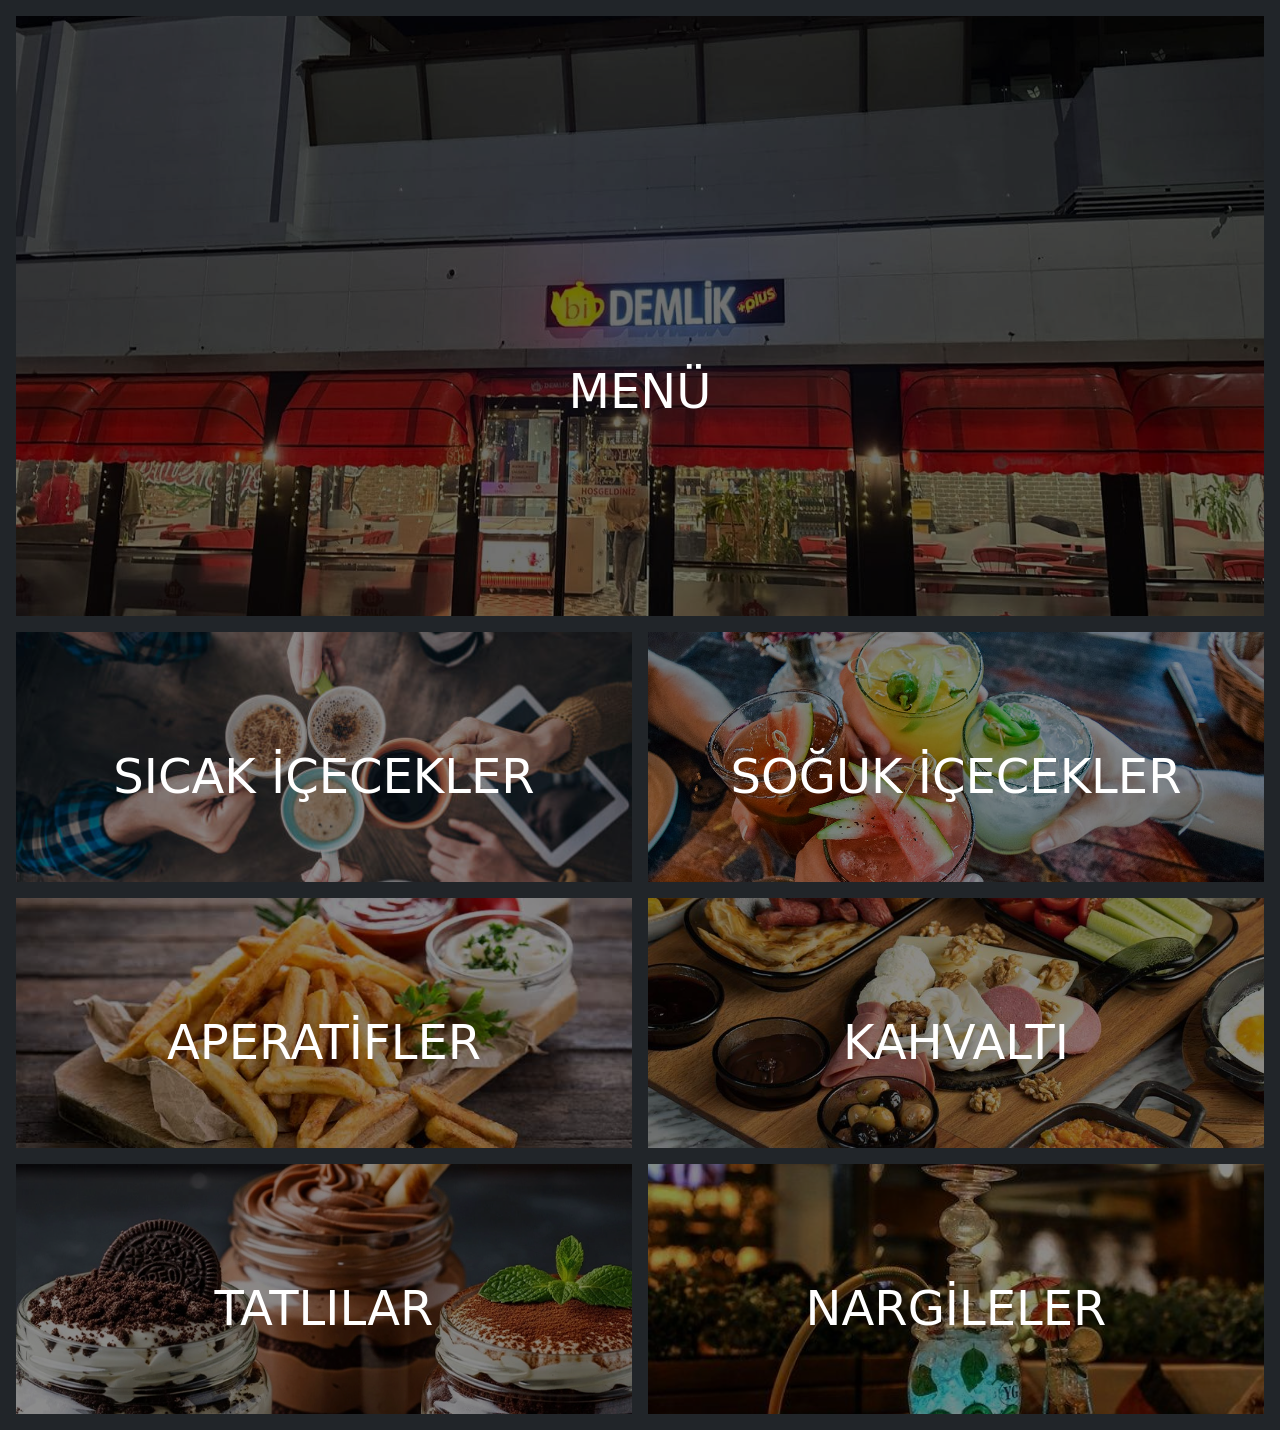
<file: menu.html>
<!DOCTYPE html>
<html lang="en" data-bs-theme="dark">

<head>

    <meta charset="UTF-8">

    <meta name="viewport" content="width=device-width, initial-scale=1.0">


    <link href="https://cdn.jsdelivr.net/npm/bootstrap@5.3.0-alpha3/dist/css/bootstrap.min.css"
          rel="stylesheet"
          integrity="sha384-KK94CHFLLe+nY2dmCWGMq91rCGa5gtU4mk92HdvYe+M/SXH301p5ILy+dN9+nJOZ"
          crossorigin="anonymous">

    <link rel="icon" type="image/jpeg" href="static/images/bidemlik.jpg">

    <style>

        .flex-md-equal > * {
            flex: 1;
        }


        /* =========================
           ANA MENÜ
        ========================= */

        .hero-section {

            position: relative;
            overflow: hidden;

            min-height: 600px;

            background-image: url("static/images/restorant.jpg");
            background-size: cover;
            background-position: center;
            background-repeat: no-repeat;

            display: flex;
            align-items: center;
            justify-content: center;
        }


        .hero-section::before {

            content: "";

            position: absolute;

            inset: 0;

            background: rgba(0, 0, 0, 0.55);
        }


        .hero-content {

            position: relative;

            z-index: 2;

            transform: translateY(80px);
        }


        .hero-content h1 {

            color: white;
        }


        /* =========================
           MENÜ KARTLARI
        ========================= */

        .hot-drinks,
        .cold-drinks,
        .aperatives,
        .breakfasts,
        .desserts,
        .nargile {

            position: relative;

            overflow: hidden;

            background-size: cover;
            background-position: center;
            background-repeat: no-repeat;

            min-height: 250px;

            display: flex;

            align-items: center;
            justify-content: center;

            color: inherit;

            text-decoration: none;
        }


        /* SICAK */

        .hot-drinks {

            background-image: url("static/images/kahve.jpg");
        }


        /* SOĞUK */

        .cold-drinks {

            background-image: url("static/images/soguk.jpg");
        }


        /* APERATİF */

        .aperatives {

            background-image: url("static/images/patates.jpg");
        }


        /* TATLI */

        .breakfasts {

            background-image: url("static/images/kahvalti.jpg");
        }

        .desserts {

            background-image: url("static/images/tatlilar.jpg");
        }

        .nargile {

            background-image: url("static/images/nargile.png");
        }


        /* =========================
           FOTOĞRAF KARARTMA
        ========================= */

        .hot-drinks::before,
        .cold-drinks::before,
        .aperatives::before,
        .breakfasts::before,
        .desserts::before,
        .nargile::before {

            content: "";

            position: absolute;

            inset: 0;

            background: rgba(0, 0, 0, 0.45);
        }


        /* =========================
           YAZILAR
        ========================= */

        .hot-drinks h2,
        .cold-drinks h2,
        .aperatives h2,
        .breakfasts h2,
        .desserts h2,
        .nargile h2 {

            position: relative;

            z-index: 2;

            color: white !important;
        }


        /* ==================================================
           TELEFON
        ================================================== */

        @media (max-width: 767px) {


            /* ANA FOTOĞRAF */

            .hero-section {

                min-height: 350px;

                margin: 0 !important;

                padding: 20px !important;
            }


            /* MENÜ YAZISI */

            .hero-content {

                transform: translateY(40px);

                margin: 0 !important;

                padding: 0 !important;
            }


            /*
             Bootstrap'ın display-5
             boyutunu koruyoruz.
            */

            .hero-content h1 {

                color: white;
            }


            /* =====================================
               SATIRLAR
            ===================================== */

            .d-md-flex {

                display: flex !important;

                flex-direction: row !important;

                width: 100% !important;

                margin: 8px 0 !important;

                padding: 0 8px !important;

                gap: 8px;
            }


            /* =====================================
               KARTLAR
            ===================================== */

            .hot-drinks,
            .cold-drinks,
            .aperatives,
            .breakfasts,
            .desserts,
            .nargile {

                width: 50%;

                min-height: 180px;

                height: 180px;

                margin: 0 !important;

                padding: 10px !important;
            }


            /* =====================================
               BOŞLUKLARI TEMİZLE
            ===================================== */

            .hot-drinks .my-3,
            .cold-drinks .my-3,
            .aperatives .my-3,
            .breakfasts .my-3,
            .desserts .my-3,
            .nargile .my-3 {

                margin: 0 !important;

                padding: 0 !important;
            }

        }


        /* ==========================================
           KÜÇÜK TELEFONLAR
        ========================================== */

        @media (max-width: 400px) {

            .hero-section {

                min-height: 320px;
            }


            .hot-drinks,
            .cold-drinks,
            .aperatives,
            .breakfasts,
            .desserts,
            .nargile {

                min-height: 160px;

                height: 160px;
            }

        }

    </style>


    <title>Menü</title>

</head>


<body>

<main>


    <!-- =========================
         MENÜ
    ========================= -->

    <div class="hero-section p-3 p-md-5 m-md-3 text-center">

        <div class="col-md-6 p-lg-5 mx-auto my-5 hero-content">

            <h1 class="display-5 menu-title">

                MENÜ

            </h1>

        </div>

    </div>


    <!-- =========================
         1. SATIR
    ========================= -->

    <div class="d-md-flex flex-md-equal w-100 my-md-3 ps-md-3">


        <a href="hot-menu.html"
           class="hot-drinks me-md-3 pt-3 px-3 pt-md-5 px-md-5 text-center text-decoration-none">


            <div class="my-3 py-3">

                <h2 class="display-5">

                    SICAK İÇECEKLER

                </h2>

            </div>


        </a>


        <a href="cold-menu.html"
           class="cold-drinks me-md-3 pt-3 px-3 pt-md-5 px-md-5 text-center text-decoration-none">


            <div class="my-3 p-3">

                <h2 class="display-5">

                    SOĞUK İÇECEKLER

                </h2>

            </div>


        </a>


    </div>


    <!-- =========================
         2. SATIR
    ========================= -->

    <div class="d-md-flex flex-md-equal w-100 my-md-3 ps-md-3">


        <a href="aperative-menu.html"
           class="aperatives me-md-3 pt-3 px-3 pt-md-5 px-md-5 text-center text-decoration-none">


            <div class="my-3 p-3">

                <h2 class="display-5">

                    APERATİFLER

                </h2>

            </div>


        </a>


        <a href="kahvalti.html"
           class="breakfasts me-md-3 pt-3 px-3 pt-md-5 px-md-5 text-center text-decoration-none">


            <div class="my-3 py-3">

                <h2 class="display-5">

                    KAHVALTI

                </h2>

            </div>


        </a>


    </div>

    <!-- =========================
         3. SATIR
    ========================= -->

    <div class="d-md-flex flex-md-equal w-100 my-md-3 ps-md-3">


        <a href="tatlılar.html"
           class="desserts me-md-3 pt-3 px-3 pt-md-5 px-md-5 text-center text-decoration-none">


            <div class="my-3 p-3">

                <h2 class="display-5">

                    TATLILAR

                </h2>

            </div>


        </a>


        <a href="nargile.html"
           class="nargile me-md-3 pt-3 px-3 pt-md-5 px-md-5 text-center text-decoration-none">


            <div class="my-3 py-3">

                <h2 class="display-5">

                    NARGİLELER

                </h2>

            </div>


        </a>

    </div>    


</main>

</body>

</html>
</file>
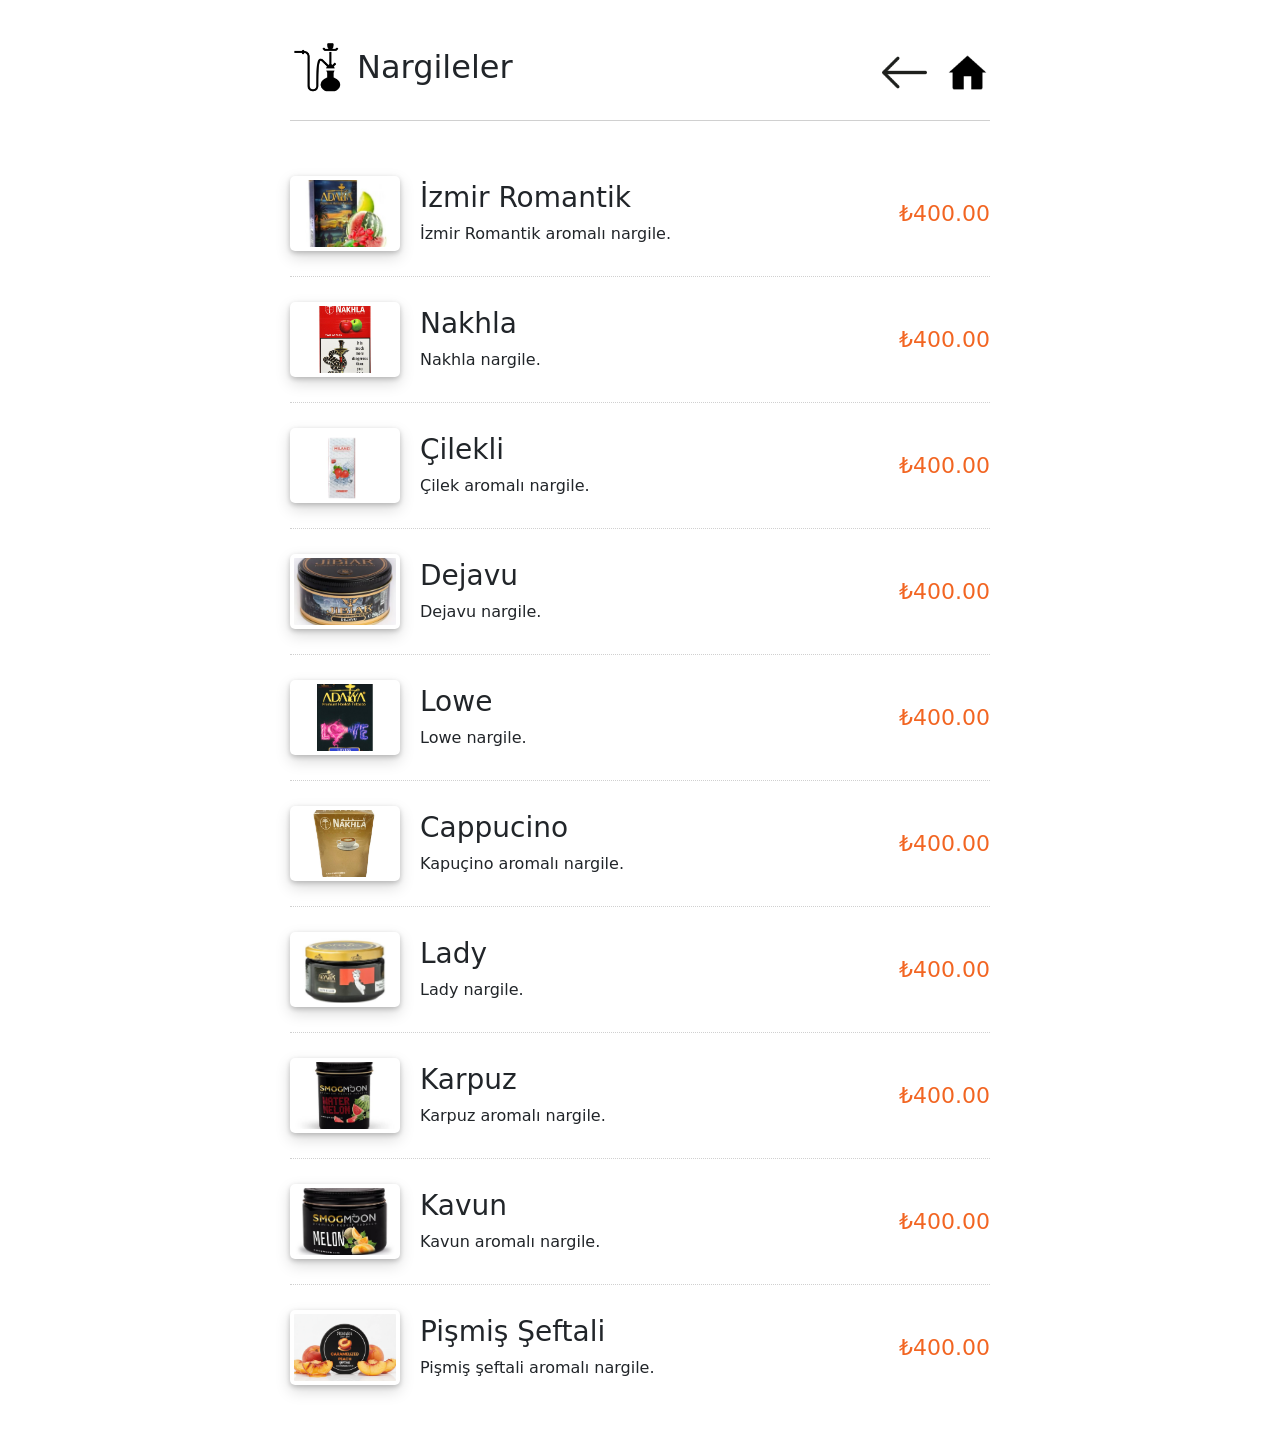
<file: nargile.html>
<!DOCTYPE html>
<html lang="en">
<head>
    <meta charset="UTF-8">
    <meta name="viewport" content="width=device-width, initial-scale=1.0">

    <link href="https://cdn.jsdelivr.net/npm/bootstrap@5.3.0-alpha3/dist/css/bootstrap.min.css"
          rel="stylesheet"
          integrity="sha384-KK94CHFLLe+nY2dmCWGMq91rCGa5gtU4mk92HdvYe+M/SXH301p5ILy+dN9+nJOZ"
          crossorigin="anonymous">

    <title>Kahvaltı</title>

<style>
    /* Menü alanı */
    .fh5co-food-menu {
        max-width: 700px;
        margin: 30px auto;
        position: relative;
    }

    /* Menü başlığı */
    .fh5co-food-menu h2 {
        margin-bottom: 30px;
    }

    /* Drinks başlığı ve ikon */
    .fh5co-drinks {
        display: flex;
        align-items: center;
        gap: 12px;
    }

    /* Drinks ikonu */
    .fh5co-drinks img {
        width: 55px;
        height: 75px;
        object-fit: contain;
    }

    /* Liste */
    .fh5co-food-menu ul {
        list-style: none;
        padding: 0;
        margin: 0;
    }

    /* Her bir içecek */
    .fh5co-food-menu li {
        display: flex;
        justify-content: space-between;
        align-items: center;
        padding: 25px 0;
        border-bottom: 1px dotted #d0d0d0;
    }

    .fh5co-food-menu h2 {
        margin-bottom: 30px;
        padding-bottom: 15px;
        border-bottom: 1px solid #d0d0d0;
    }

    /* Son elemanın altında çizgi olmasın */
    .fh5co-food-menu li:last-child {
        border-bottom: none;
    }

    /* Sol taraftaki içerik */
    .fh5co-food-desc {
        display: flex;
        align-items: center;
    }

    /* Resim */
    .fh5co-food-desc figure {
        margin: 0 20px 0 0;
    }

    .fh5co-food-desc img {
        width: 110px;
        height: 75px;
        object-fit: cover;
        border-radius: 5px;

        background: #fff;
        padding: 4px;

        box-shadow:
            0 2px 5px rgba(0, 0, 0, 0.20),
            0 6px 15px rgba(0, 0, 0, 0.15);

        transition: transform 0.2s ease, box-shadow 0.2s ease;
    }

    /* Ürün adı */
    .fh5co-food-desc h3 {
        margin: 0 0 8px 0;
    }

    /* Açıklama */
    .fh5co-food-desc p {
        margin: 0;
    }

    /* Fiyat */
    .fh5co-food-pricing {
        color: #f26522;
        font-size: 22px;
        margin-left: 20px;
        white-space: nowrap;
    }

        .top-logos {
    position: absolute;
    top: 20px;
    right: 0;

    display: flex;
    align-items: center;
    gap: 18px;

    z-index: 10;
}

    .top-logos img {
        width: 45px;
        height: 45px;
        object-fit: contain;
        display: block;
    }
    
html, body {
    width: 100%;
    max-width: 100%;
    overflow-x: hidden;
}

@media (max-width: 576px) {

    .fh5co-food-menu {
        width: 100%;
        max-width: 100%;
        padding: 0 15px;
        margin: 20px auto;
        box-sizing: border-box;
    }

    .fh5co-food-menu li {
        width: 100%;
        max-width: 100%;
        display: flex;
        align-items: center;
        justify-content: space-between;
        gap: 10px;
        box-sizing: border-box;
    }

    .fh5co-food-desc {
        min-width: 0;
        flex: 1;
    }

    .fh5co-food-desc figure {
        flex-shrink: 0;
        margin-right: 12px;
    }

    .fh5co-food-desc img {
        width: 85px;
        height: 65px;
    }

    .fh5co-food-desc > div {
        min-width: 0;
    }

    .fh5co-food-desc h3 {
        font-size: 18px;
        word-break: break-word;
    }

    .fh5co-food-desc p {
        font-size: 14px;
        word-break: break-word;
    }

    .fh5co-food-pricing {
        flex-shrink: 0;
        font-size: 18px;
        margin-left: 5px;
        white-space: nowrap;
    }

    .fh5co-drinks {
        gap: 8px;
    }

    .fh5co-drinks img {
        width: 45px;
        height: 60px;
    }
}
</style>

</head>

<body>

    <div class="fh5co-food-menu to-animate-2 fadeIn animated">
                    <!-- Sağ üst logolar -->
        <div class="top-logos">
            <a href="menu.html" title="Geri">
                <img src="static/images/left-arrow.png" alt="Geri">
            </a>

            <a href="index.html" title="Ana Sayfa">
                <img src="static/images/home.png" alt="Ana Sayfa">
            </a>
        </div>

        <h2 class="fh5co-drinks">
            <img src="static/images/hookahicon.png" alt="Hookah Icon">
            <span>Nargileler</span>
        </h2>

        <ul>

            <li>
                <div class="fh5co-food-desc">
                    <figure>
                        <img src="static/images/izmirromantik.jpg"
                             class="img-responsive"
                             alt="izmirromantik">
                    </figure>

                    <div>
                        <h3>İzmir Romantik</h3>
                        <p>İzmir Romantik aromalı nargile.</p>
                    </div>
                </div>

                <div class="fh5co-food-pricing">
                    ₺400.00
                </div>
            </li>


            <li>
                <div class="fh5co-food-desc">
                    <figure>
                        <img src="static/images/nakhla.jpg"
                             class="img-responsive"
                             alt="nakhla">
                    </figure>

                    <div>
                        <h3>Nakhla</h3>
                        <p>Nakhla nargile.</p>
                    </div>
                </div>

                <div class="fh5co-food-pricing">
                    ₺400.00
                </div>
            </li>


            <li>
                <div class="fh5co-food-desc">
                    <figure>
                        <img src="static/images/cilektutun.jpg"
                             class="img-responsive"
                             alt="çilek tütün">
                    </figure>

                    <div>
                        <h3>Çilekli</h3>
                        <p>Çilek aromalı nargile.</p>
                    </div>
                </div>

                <div class="fh5co-food-pricing">
                    ₺400.00
                </div>
            </li>


            <li>
                <div class="fh5co-food-desc">
                    <figure>
                        <img src="static/images/dejavu.jpg"
                             class="img-responsive"
                             alt="dejavu">
                    </figure>

                    <div>
                        <h3>Dejavu</h3>
                        <p>Dejavu nargile.</p>
                    </div>
                </div>

                <div class="fh5co-food-pricing">
                    ₺400.00
                </div>
            </li>

                        <li>
                <div class="fh5co-food-desc">
                    <figure>
                        <img src="static/images/lowe.jpg"
                             class="img-responsive"
                             alt="lowe">
                    </figure>

                    <div>
                        <h3>Lowe</h3>
                        <p>Lowe nargile.</p>
                    </div>
                </div>

                <div class="fh5co-food-pricing">
                    ₺400.00
                </div>
            </li>

                        <li>
                <div class="fh5co-food-desc">
                    <figure>
                        <img src="static/images/kapucinohookah.jpg"
                             class="img-responsive"
                             alt="patatesli poğaça">
                    </figure>

                    <div>
                        <h3>Cappucino</h3>
                        <p>Kapuçino aromalı nargile.</p>
                    </div>
                </div>

                <div class="fh5co-food-pricing">
                    ₺400.00
                </div>
            </li>

                        <li>
                <div class="fh5co-food-desc">
                    <figure>
                        <img src="static/images/ladytutun.jpg"
                             class="img-responsive"
                             alt="lady">
                    </figure>

                    <div>
                        <h3>Lady</h3>
                        <p>Lady nargile.</p>
                    </div>
                </div>

                <div class="fh5co-food-pricing">
                    ₺400.00
                </div>
            </li>

                        <li>
                <div class="fh5co-food-desc">
                    <figure>
                        <img src="static/images/karpuzhookah.jpg"
                             class="img-responsive"
                             alt="karpuz">
                    </figure>

                    <div>
                        <h3>Karpuz</h3>
                        <p>Karpuz aromalı nargile.</p>
                    </div>
                </div>

                <div class="fh5co-food-pricing">
                    ₺400.00
                </div>
            </li>

                        <li>
                <div class="fh5co-food-desc">
                    <figure>
                        <img src="static/images/kavunhookak.jpg"
                             class="img-responsive"
                             alt="kavun">
                    </figure>

                    <div>
                        <h3>Kavun</h3>
                        <p>Kavun aromalı nargile.</p>
                    </div>
                </div>

                <div class="fh5co-food-pricing">
                    ₺400.00
                </div>
            </li>

                        <li>
                <div class="fh5co-food-desc">
                    <figure>
                        <img src="static/images/pismis.png"
                             class="img-responsive"
                             alt="pişmiş şeftali">
                    </figure>

                    <div>
                        <h3>Pişmiş Şeftali</h3>
                        <p>Pişmiş şeftali aromalı nargile.</p>
                    </div>
                </div>

                <div class="fh5co-food-pricing">
                    ₺400.00
                </div>
            </li>

        </ul>

    </div>

</body>
</html>
</file>
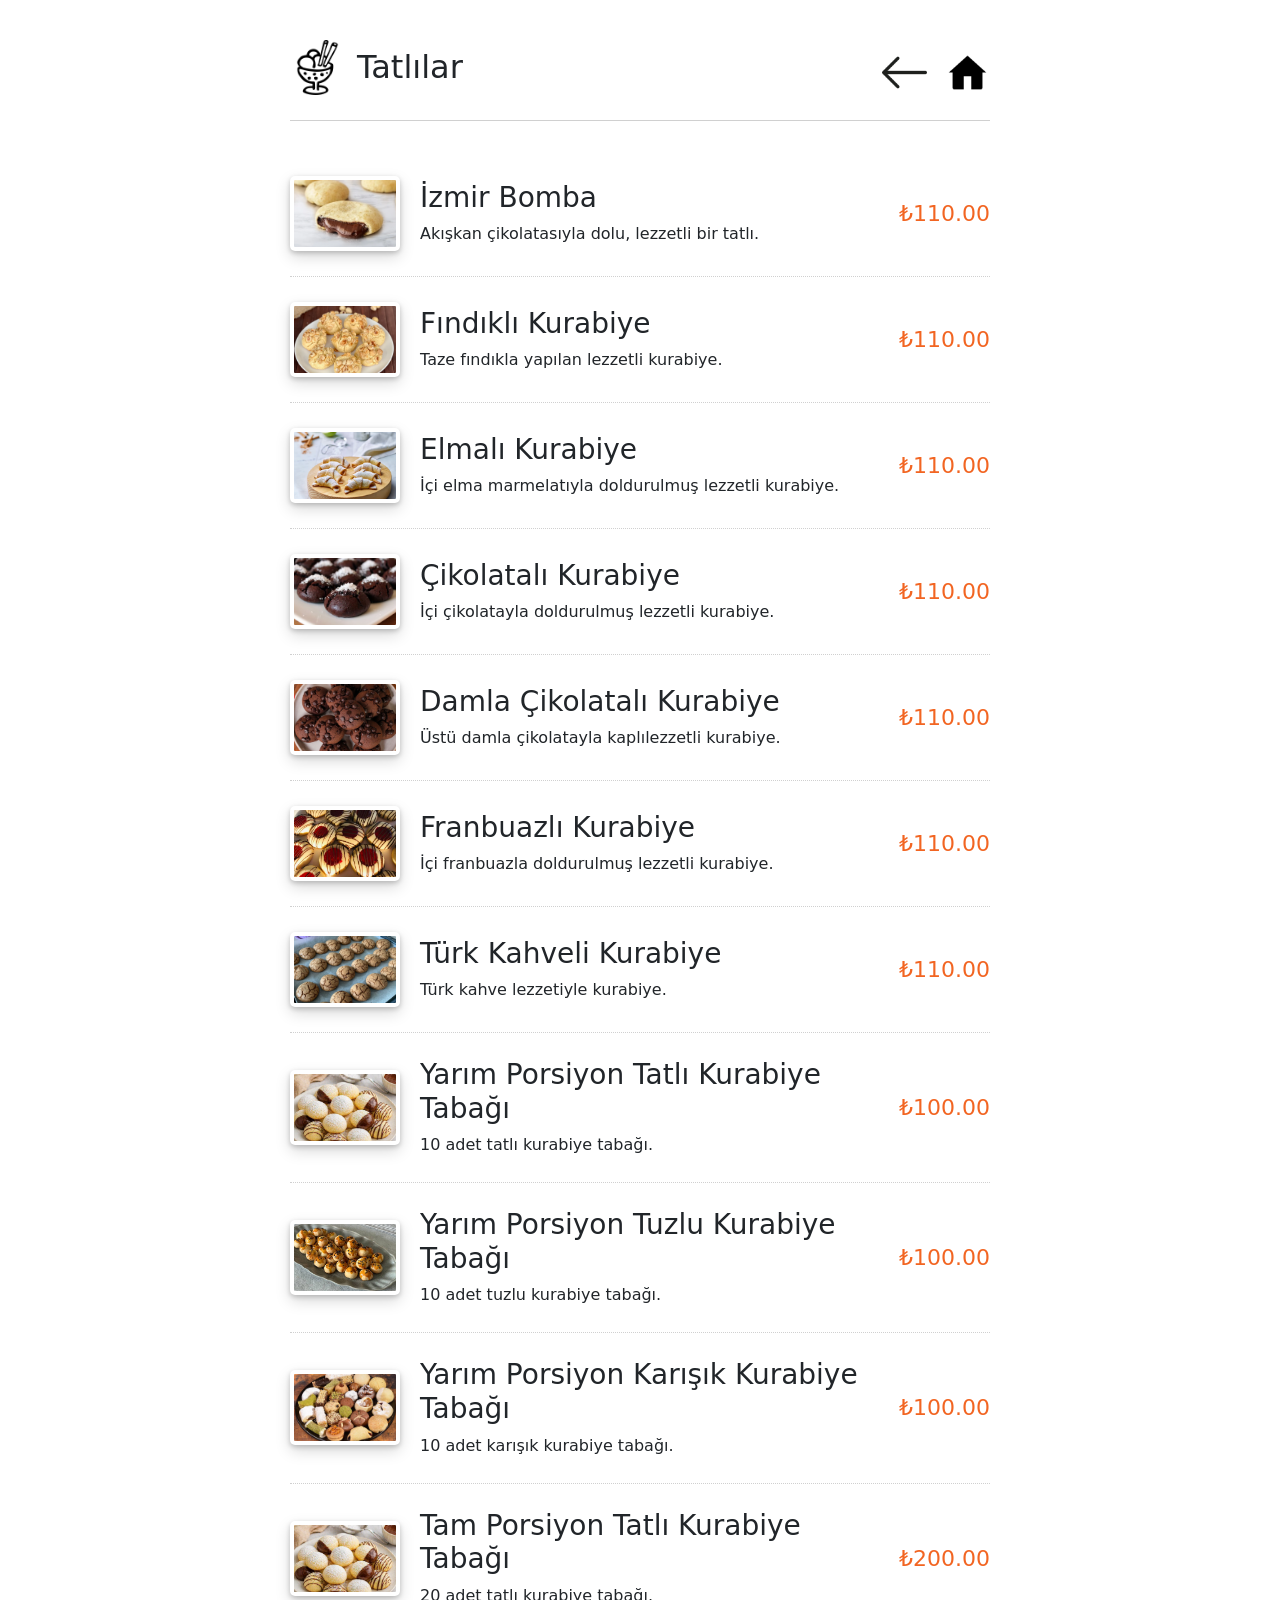
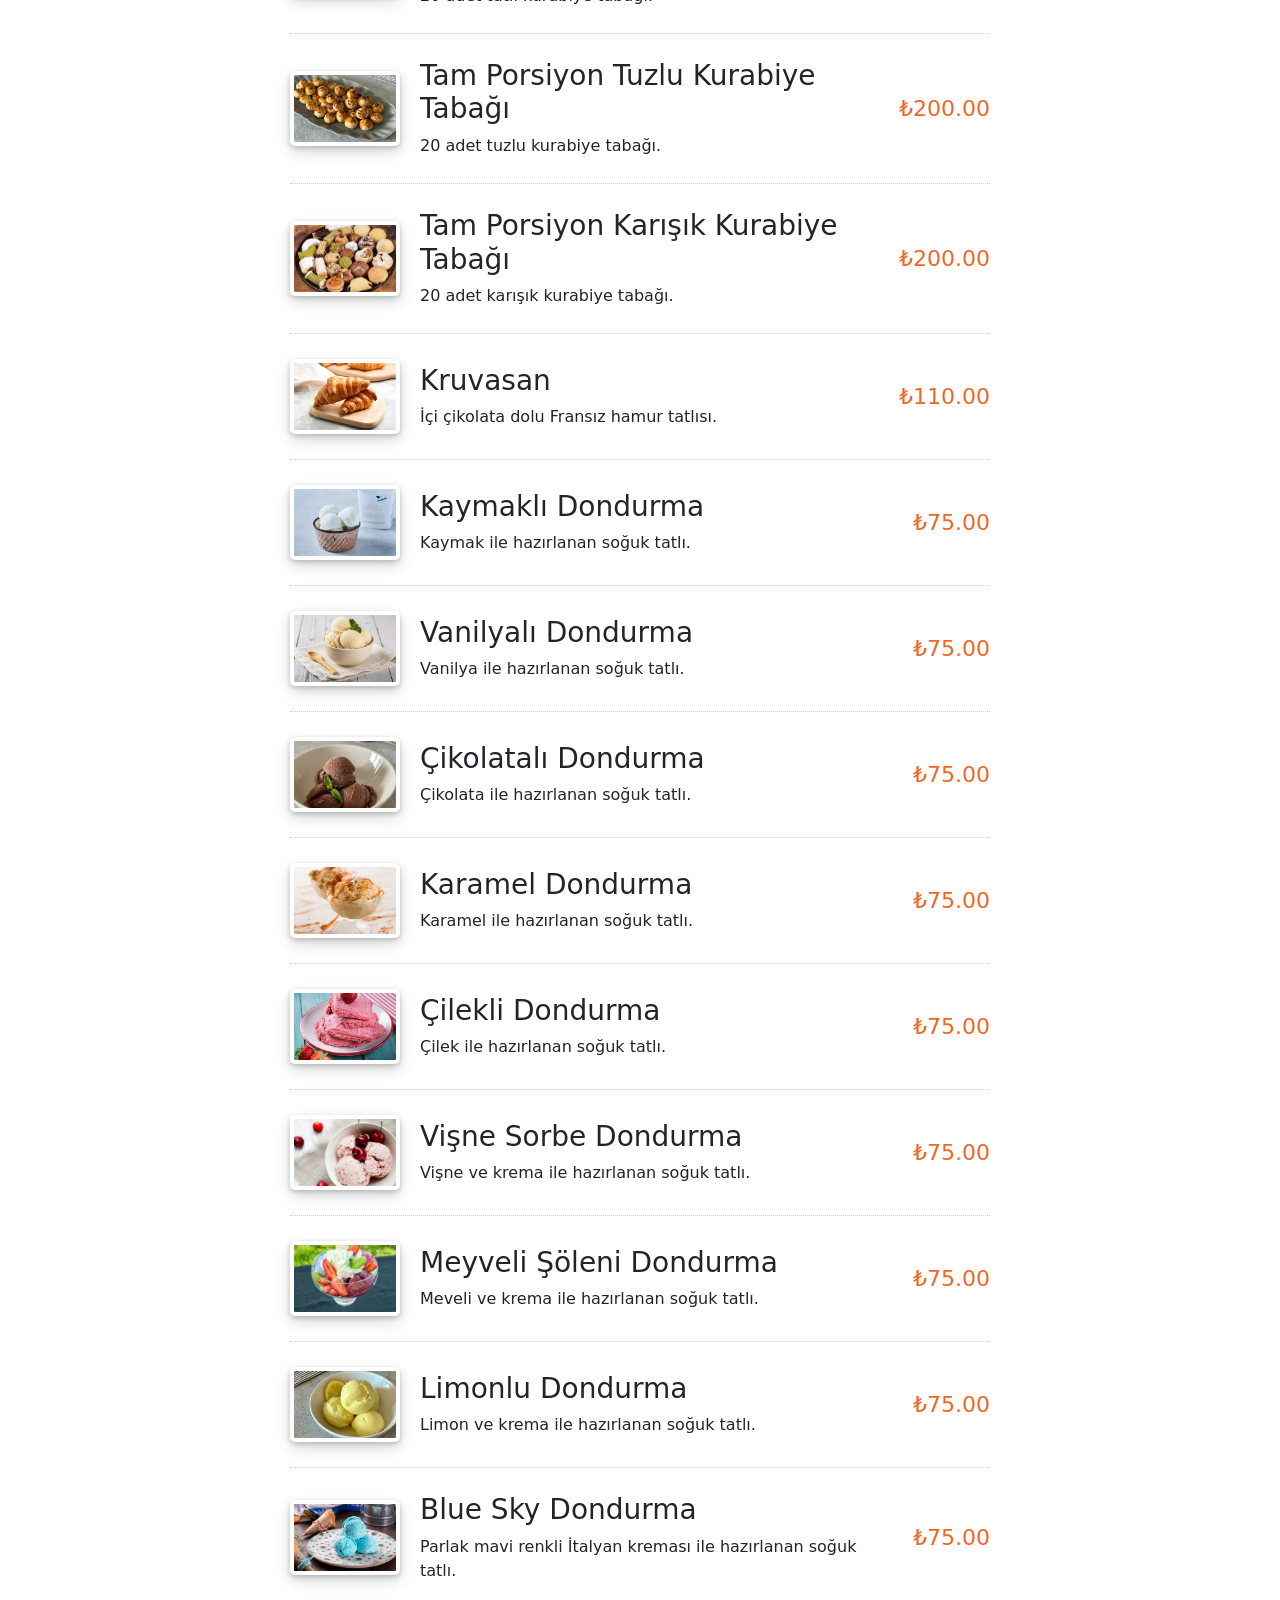
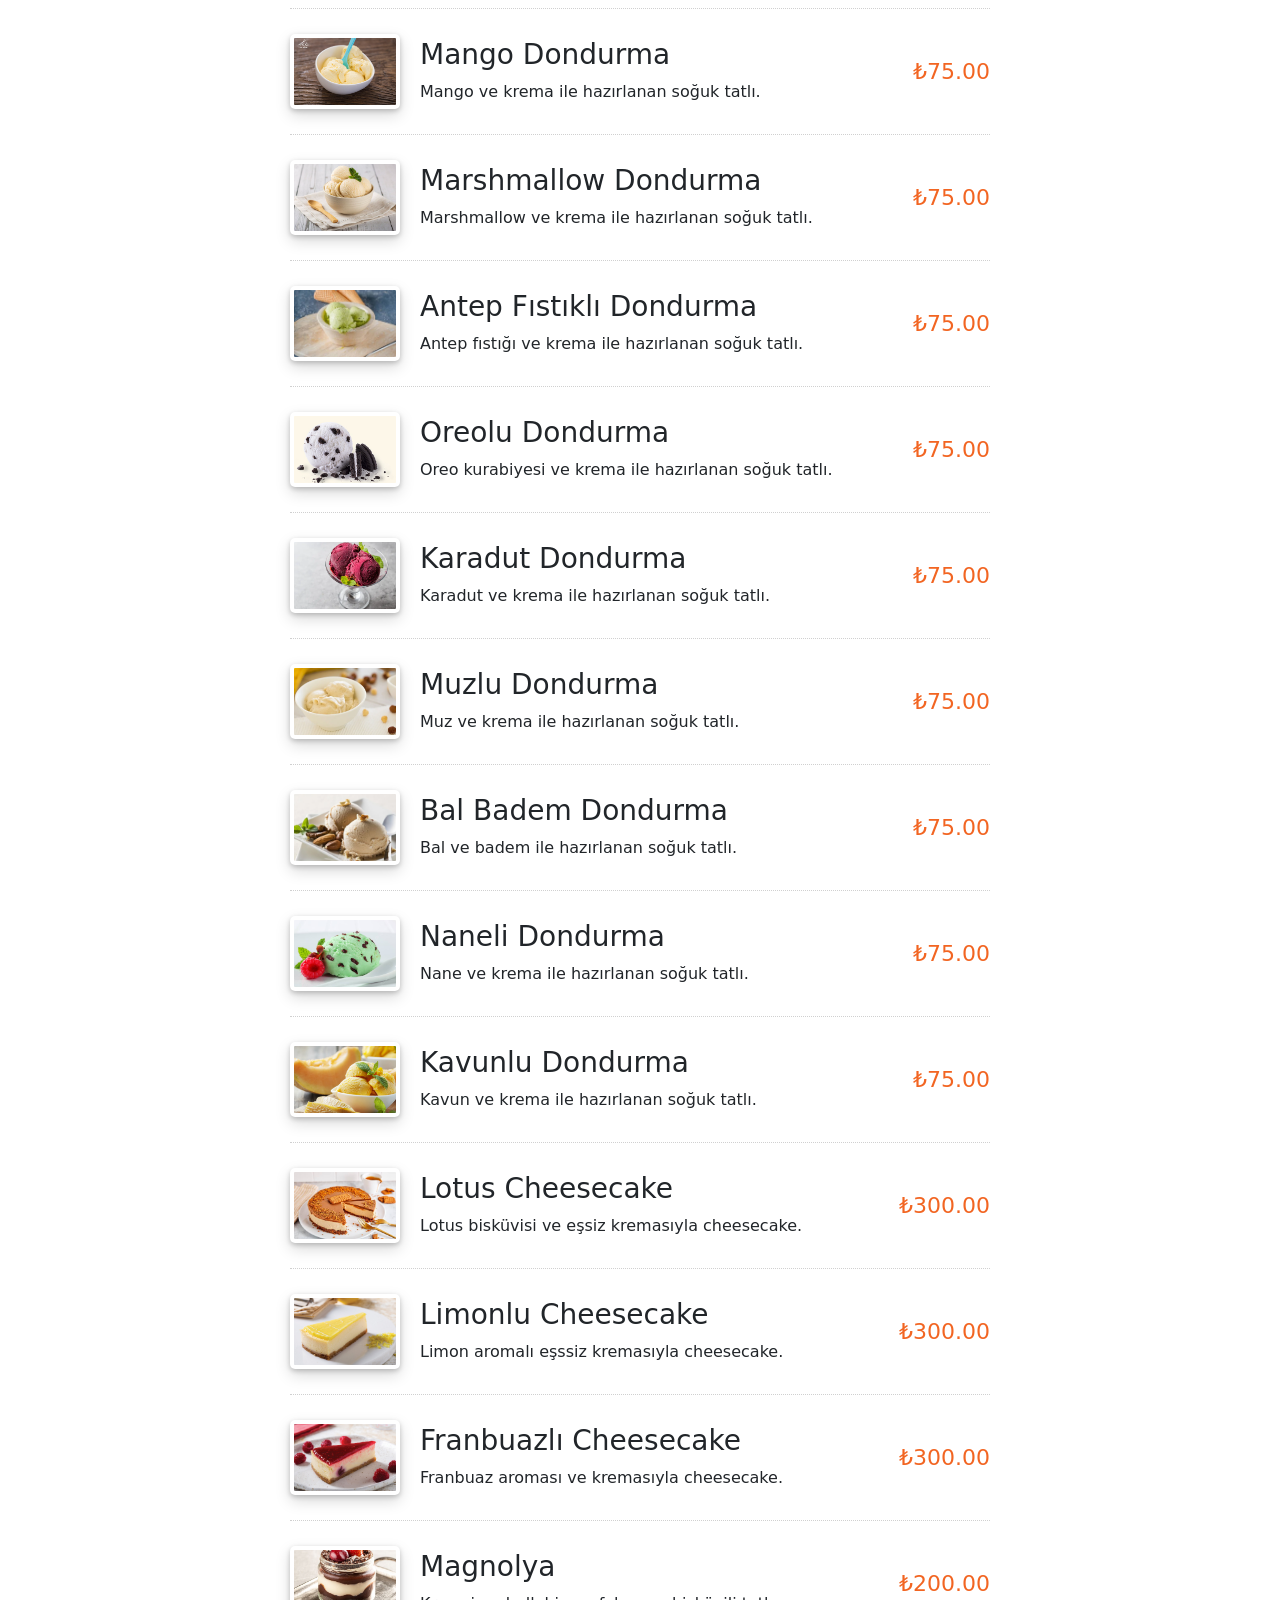
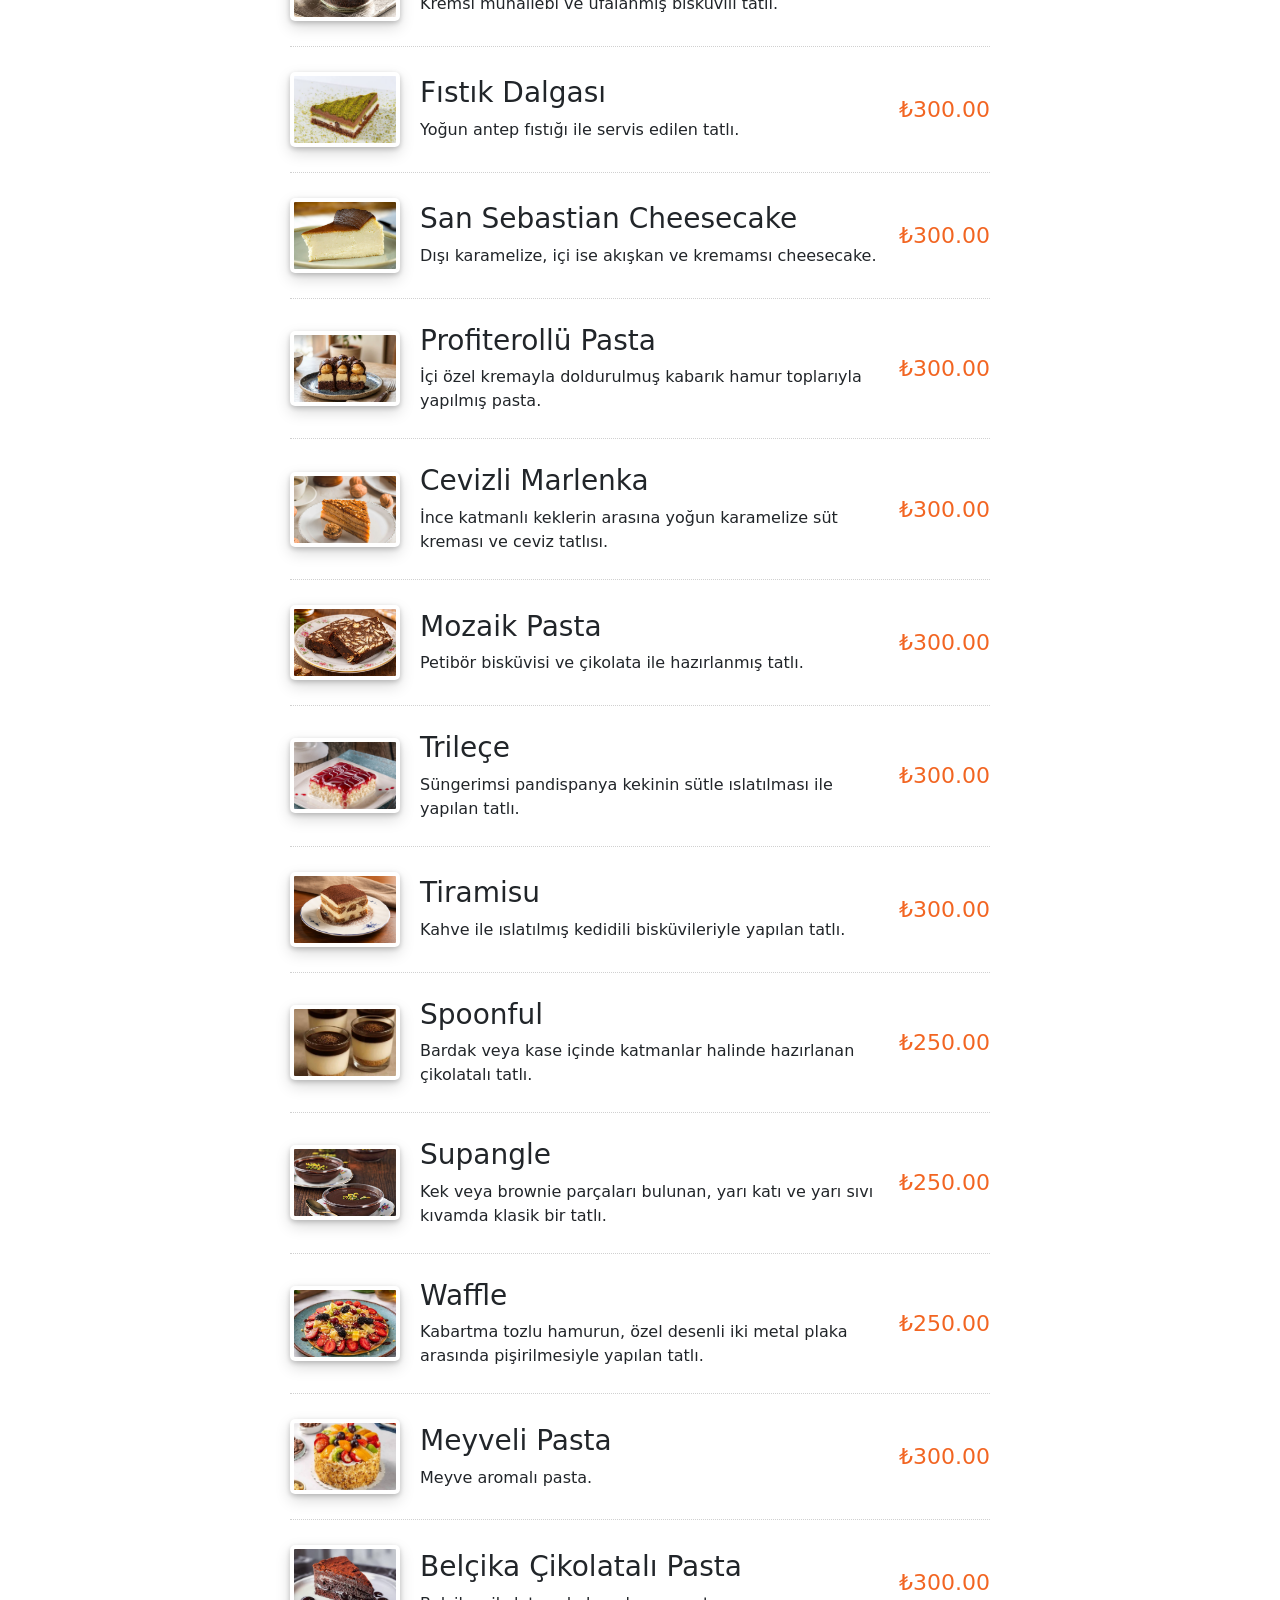
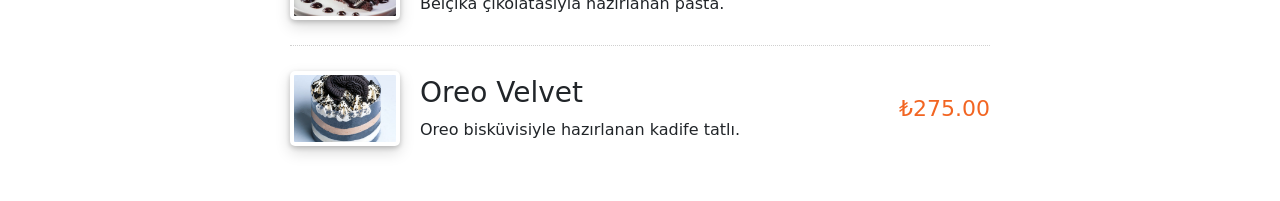
<file: tatlılar.html>
<!DOCTYPE html>
<html lang="en">
<head>
    <meta charset="UTF-8">
    <meta name="viewport" content="width=device-width, initial-scale=1.0">

    <link href="https://cdn.jsdelivr.net/npm/bootstrap@5.3.0-alpha3/dist/css/bootstrap.min.css"
          rel="stylesheet"
          integrity="sha384-KK94CHFLLe+nY2dmCWGMq91rCGa5gtU4mk92HdvYe+M/SXH301p5ILy+dN9+nJOZ"
          crossorigin="anonymous">

    <title>Tatlılar</title>

    <link rel="icon" type="image/jpeg" href="static/images/bidemlik.jpg">

<style>
    /* Menü alanı */
    .fh5co-food-menu {
        max-width: 700px;
        margin: 30px auto;
        position: relative;
    }

    /* Menü başlığı */
    .fh5co-food-menu h2 {
        margin-bottom: 30px;
    }

    /* Drinks başlığı ve ikon */
    .fh5co-drinks {
        display: flex;
        align-items: center;
        gap: 12px;
    }

    /* Drinks ikonu */
    .fh5co-drinks img {
        width: 55px;
        height: 75px;
        object-fit: contain;
    }

    /* Liste */
    .fh5co-food-menu ul {
        list-style: none;
        padding: 0;
        margin: 0;
    }

    /* Her bir içecek */
    .fh5co-food-menu li {
        display: flex;
        justify-content: space-between;
        align-items: center;
        padding: 25px 0;
        border-bottom: 1px dotted #d0d0d0;
    }

    .fh5co-food-menu h2 {
        margin-bottom: 30px;
        padding-bottom: 15px;
        border-bottom: 1px solid #d0d0d0;
    }

    /* Son elemanın altında çizgi olmasın */
    .fh5co-food-menu li:last-child {
        border-bottom: none;
    }

    /* Sol taraftaki içerik */
    .fh5co-food-desc {
        display: flex;
        align-items: center;
    }

    /* Resim */
    .fh5co-food-desc figure {
        margin: 0 20px 0 0;
    }

    .fh5co-food-desc img {
        width: 110px;
        height: 75px;
        object-fit: cover;
        border-radius: 5px;

        background: #fff;
        padding: 4px;

        box-shadow:
            0 2px 5px rgba(0, 0, 0, 0.20),
            0 6px 15px rgba(0, 0, 0, 0.15);

        transition: transform 0.2s ease, box-shadow 0.2s ease;
    }

    /* Ürün adı */
    .fh5co-food-desc h3 {
        margin: 0 0 8px 0;
    }

    /* Açıklama */
    .fh5co-food-desc p {
        margin: 0;
    }

    /* Fiyat */
    .fh5co-food-pricing {
        color: #f26522;
        font-size: 22px;
        margin-left: 20px;
        white-space: nowrap;
    }

    .top-logos {
    position: absolute;
    top: 20px;
    right: 0;

    display: flex;
    align-items: center;
    gap: 18px;

    z-index: 10;
}

    .top-logos img {
        width: 45px;
        height: 45px;
        object-fit: contain;
        display: block;
    }

html, body {
    width: 100%;
    max-width: 100%;
    overflow-x: hidden;
}

@media (max-width: 576px) {

    .fh5co-food-menu {
        width: 100%;
        max-width: 100%;
        padding: 0 15px;
        margin: 20px auto;
        box-sizing: border-box;
    }

    .fh5co-food-menu li {
        width: 100%;
        max-width: 100%;
        display: flex;
        align-items: center;
        justify-content: space-between;
        gap: 10px;
        box-sizing: border-box;
    }

    .fh5co-food-desc {
        min-width: 0;
        flex: 1;
    }

    .fh5co-food-desc figure {
        flex-shrink: 0;
        margin-right: 12px;
    }

    .fh5co-food-desc img {
        width: 85px;
        height: 65px;
    }

    .fh5co-food-desc > div {
        min-width: 0;
    }

    .fh5co-food-desc h3 {
        font-size: 18px;
        word-break: break-word;
    }

    .fh5co-food-desc p {
        font-size: 14px;
        word-break: break-word;
    }

    .fh5co-food-pricing {
        flex-shrink: 0;
        font-size: 18px;
        margin-left: 5px;
        white-space: nowrap;
    }

    .fh5co-drinks {
        gap: 8px;
    }

    .fh5co-drinks img {
        width: 45px;
        height: 60px;
    }
}

</style>

</head>

<body>

    <div class="fh5co-food-menu to-animate-2 fadeIn animated">
            <!-- Sağ üst logolar -->
        <div class="top-logos">
            <a href="menu.html" title="Geri">
                <img src="static/images/left-arrow.png" alt="Geri">
            </a>

            <a href="index.html" title="Ana Sayfa">
                <img src="static/images/home.png" alt="Ana Sayfa">
            </a>
        </div>

        <h2 class="fh5co-drinks">
            <img src="static/images/desserticon.png" alt="Tatlılar Icon">
            <span>Tatlılar</span>
        </h2>

        <ul>

            <li>
                <div class="fh5co-food-desc">
                    <figure>
                        <img src="static/images/izmirbomba.png"
                             class="img-responsive"
                             alt="izmir bomba">
                    </figure>

                    <div>
                        <h3>İzmir Bomba</h3>
                        <p>Akışkan çikolatasıyla dolu, lezzetli bir tatlı.</p>
                    </div>
                </div>

                <div class="fh5co-food-pricing">
                    ₺110.00
                </div>
            </li>


            <li>
                <div class="fh5co-food-desc">
                    <figure>
                        <img src="static/images/findiklikurabiye.png"
                             class="img-responsive"
                             alt="fındıklı kurabiye">
                    </figure>

                    <div>
                        <h3>Fındıklı Kurabiye</h3>
                        <p>Taze fındıkla yapılan lezzetli kurabiye.</p>
                    </div>
                </div>

                <div class="fh5co-food-pricing">
                    ₺110.00
                </div>
            </li>

            <li>
                <div class="fh5co-food-desc">
                    <figure>
                        <img src="static/images/elmalikurabiye.png"
                             class="img-responsive"
                             alt="elmalı kurabiye">
                    </figure>

                    <div>
                        <h3>Elmalı Kurabiye</h3>
                        <p>İçi elma marmelatıyla doldurulmuş lezzetli kurabiye.</p>
                    </div>
                </div>

                <div class="fh5co-food-pricing">
                    ₺110.00
                </div>
            </li>


            <li>
                <div class="fh5co-food-desc">
                    <figure>
                        <img src="static/images/cikolatalikurabiye.jpg"
                             class="img-responsive"
                             alt="çikolatalı kurabiye">
                    </figure>

                    <div>
                        <h3>Çikolatalı Kurabiye</h3>
                        <p>İçi çikolatayla doldurulmuş lezzetli kurabiye.</p>
                    </div>
                </div>

                <div class="fh5co-food-pricing">
                    ₺110.00
                </div>
            </li>

                        <li>
                <div class="fh5co-food-desc">
                    <figure>
                        <img src="static/images/damlacikolatali.jpg"
                             class="img-responsive"
                             alt="damla çikolatalı kurabiye">
                    </figure>

                    <div>
                        <h3>Damla Çikolatalı Kurabiye</h3>
                        <p>Üstü damla çikolatayla kaplılezzetli kurabiye.</p>
                    </div>
                </div>

                <div class="fh5co-food-pricing">
                    ₺110.00
                </div>
            </li>

                        <li>
                <div class="fh5co-food-desc">
                    <figure>
                        <img src="static/images/franbuazli.jpg"
                             class="img-responsive"
                             alt="franbuazlı kurabiye">
                    </figure>

                    <div>
                        <h3>Franbuazlı Kurabiye</h3>
                        <p>İçi franbuazla doldurulmuş lezzetli kurabiye.</p>
                    </div>
                </div>

                <div class="fh5co-food-pricing">
                    ₺110.00
                </div>
            </li>

                        <li>
                <div class="fh5co-food-desc">
                    <figure>
                        <img src="static/images/kahvekurabiye.jpg"
                             class="img-responsive"
                             alt="türk kahveli kurabiye">
                    </figure>

                    <div>
                        <h3>Türk Kahveli Kurabiye</h3>
                        <p>Türk kahve lezzetiyle kurabiye.</p>
                    </div>
                </div>

                <div class="fh5co-food-pricing">
                    ₺110.00
                </div>
            </li>

                        <li>
                <div class="fh5co-food-desc">
                    <figure>
                        <img src="static/images/yarimporsiyon.png"
                             class="img-responsive"
                             alt="yarım porsiyon tatlı kurabiye tabağı">
                    </figure>

                    <div>
                        <h3>Yarım Porsiyon Tatlı Kurabiye Tabağı</h3>
                        <p>10 adet tatlı kurabiye tabağı.</p>
                    </div>
                </div>

                <div class="fh5co-food-pricing">
                    ₺100.00
                </div>
            </li>

                        <li>
                <div class="fh5co-food-desc">
                    <figure>
                        <img src="static/images/yarımporsiyon2.jpg"
                             class="img-responsive"
                             alt="yarım porsiyon tuzlu kurabiye tabağı">
                    </figure>

                    <div>
                        <h3>Yarım Porsiyon Tuzlu Kurabiye Tabağı</h3>
                        <p>10 adet tuzlu kurabiye tabağı.</p>
                    </div>
                </div>

                <div class="fh5co-food-pricing">
                    ₺100.00
                </div>
            </li>

                        <li>
                <div class="fh5co-food-desc">
                    <figure>
                        <img src="static/images/karisiktabak.jpeg"
                             class="img-responsive"
                             alt="karışık kurabiye tabağı">
                    </figure>

                    <div>
                        <h3>Yarım Porsiyon Karışık Kurabiye Tabağı</h3>
                        <p>10 adet karışık kurabiye tabağı.</p>
                    </div>
                </div>

                <div class="fh5co-food-pricing">
                    ₺100.00
                </div>
            </li>

                        <li>
                <div class="fh5co-food-desc">
                    <figure>
                        <img src="static/images/yarimporsiyon.png   "
                             class="img-responsive"
                             alt="tam porsiyon tatlı kurabiye tabağı">
                    </figure>

                    <div>
                        <h3>Tam Porsiyon Tatlı Kurabiye Tabağı</h3>
                        <p>20 adet tatlı kurabiye tabağı.</p>
                    </div>
                </div>

                <div class="fh5co-food-pricing">
                    ₺200.00
                </div>
            </li>

                                    <li>
                <div class="fh5co-food-desc">
                    <figure>
                        <img src="static/images/yarımporsiyon2.jpg"
                             class="img-responsive"
                             alt="tam porsiyon tuzlu kurabiye tabağı">
                    </figure>

                    <div>
                        <h3>Tam Porsiyon Tuzlu Kurabiye Tabağı</h3>
                        <p>20 adet tuzlu kurabiye tabağı.</p>
                    </div>
                </div>

                <div class="fh5co-food-pricing">
                    ₺200.00
                </div>
            </li>

                                    <li>
                <div class="fh5co-food-desc">
                    <figure>
                        <img src="static/images/karisiktabak.jpeg"
                             class="img-responsive"
                             alt="karışık tuzlu ve tatlı kurabiye tabağı">
                    </figure>

                    <div>
                        <h3>Tam Porsiyon Karışık Kurabiye Tabağı</h3>
                        <p>20 adet karışık kurabiye tabağı.</p>
                    </div>
                </div>

                <div class="fh5co-food-pricing">
                    ₺200.00
                </div>
            </li>

            <li>
                <div class="fh5co-food-desc">
                    <figure>
                        <img src="static/images/kruvasan.jpg"
                             class="img-responsive"
                             alt="kruvasan">
                    </figure>

                    <div>
                        <h3>Kruvasan</h3>
                        <p>İçi çikolata dolu Fransız hamur tatlısı.</p>
                    </div>
                </div>

                <div class="fh5co-food-pricing">
                    ₺110.00
                </div>
            </li>

                        <li>
                <div class="fh5co-food-desc">
                    <figure>
                        <img src="static/images/kaymaklidondurma.jpg"
                             class="img-responsive"
                             alt="kaymaklı dondurma">
                    </figure>

                    <div>
                        <h3>Kaymaklı Dondurma</h3>
                        <p>Kaymak ile hazırlanan soğuk tatlı.</p>
                    </div>
                </div>

                <div class="fh5co-food-pricing">
                    ₺75.00
                </div>
            </li>

                        <li>
                <div class="fh5co-food-desc">
                    <figure>
                        <img src="static/images/vanilyalidondurma.png"
                             class="img-responsive"
                             alt="vanilyalı dondurma">
                    </figure>

                    <div>
                        <h3>Vanilyalı Dondurma</h3>
                        <p>Vanilya ile hazırlanan soğuk tatlı.</p>
                    </div>
                </div>

                <div class="fh5co-food-pricing">
                    ₺75.00
                </div>
            </li>

                        <li>
                <div class="fh5co-food-desc">
                    <figure>
                        <img src="static/images/cikolatalidondurma.png"
                             class="img-responsive"
                             alt="çikolatalı dondurma">
                    </figure>

                    <div>
                        <h3>Çikolatalı Dondurma</h3>
                        <p>Çikolata ile hazırlanan soğuk tatlı.</p>
                    </div>
                </div>

                <div class="fh5co-food-pricing">
                    ₺75.00
                </div>
            </li>

                        <li>
                <div class="fh5co-food-desc">
                    <figure>
                        <img src="static/images/karamellidondurma.jpg"
                             class="img-responsive"
                             alt="karamel dondurma">
                    </figure>

                    <div>
                        <h3>Karamel Dondurma</h3>
                        <p>Karamel ile hazırlanan soğuk tatlı.</p>
                    </div>
                </div>

                <div class="fh5co-food-pricing">
                    ₺75.00
                </div>
            </li>

                        <li>
                <div class="fh5co-food-desc">
                    <figure>
                        <img src="static/images/cileklidondurma.jpg"
                             class="img-responsive"
                             alt="çilekli dondurma">
                    </figure>

                    <div>
                        <h3>Çilekli Dondurma</h3>
                        <p>Çilek ile hazırlanan soğuk tatlı.</p>
                    </div>
                </div>

                <div class="fh5co-food-pricing">
                    ₺75.00
                </div>
            </li>

                        <li>
                <div class="fh5co-food-desc">
                    <figure>
                        <img src="static/images/visnelidondurma.png"
                             class="img-responsive"
                             alt="vişne sorbe dondurma">
                    </figure>

                    <div>
                        <h3>Vişne Sorbe Dondurma</h3>
                        <p>Vişne ve krema ile hazırlanan soğuk tatlı.</p>
                    </div>
                </div>

                <div class="fh5co-food-pricing">
                    ₺75.00
                </div>
            </li>

                        <li>
                <div class="fh5co-food-desc">
                    <figure>
                        <img src="static/images/meyvesoleni.jpg"
                             class="img-responsive"
                             alt="meyveli şöleni dondurma">
                    </figure>

                    <div>
                        <h3>Meyveli Şöleni Dondurma</h3>
                        <p>Meveli ve krema ile hazırlanan soğuk tatlı.</p>
                    </div>
                </div>

                <div class="fh5co-food-pricing">
                    ₺75.00
                </div>
            </li>

                        <li>
                <div class="fh5co-food-desc">
                    <figure>
                        <img src="static/images/limonludondurma.png"
                             class="img-responsive"
                             alt="limonlu dondurma">
                    </figure>

                    <div>
                        <h3>Limonlu Dondurma</h3>
                        <p>Limon ve krema ile hazırlanan soğuk tatlı.</p>
                    </div>
                </div>

                <div class="fh5co-food-pricing">
                    ₺75.00
                </div>
            </li>

                        <li>
                <div class="fh5co-food-desc">
                    <figure>
                        <img src="static/images/bluesky.jpg"
                             class="img-responsive"
                             alt="bluesky">
                    </figure>

                    <div>
                        <h3>Blue Sky Dondurma</h3>
                        <p>Parlak mavi renkli İtalyan kreması ile hazırlanan soğuk tatlı.</p>
                    </div>
                </div>

                <div class="fh5co-food-pricing">
                    ₺75.00
                </div>
            </li>

                        <li>
                <div class="fh5co-food-desc">
                    <figure>
                        <img src="static/images/mangodondurma.jpg"
                             class="img-responsive"
                             alt="mango dondurma">
                    </figure>

                    <div>
                        <h3>Mango Dondurma</h3>
                        <p>Mango ve krema ile hazırlanan soğuk tatlı.</p>
                    </div>
                </div>

                <div class="fh5co-food-pricing">
                    ₺75.00
                </div>
            </li>

                        <li>
                <div class="fh5co-food-desc">
                    <figure>
                        <img src="static/images/vanilyalidondurma.png"
                             class="img-responsive"
                             alt="vanilyali dondurma">
                    </figure>

                    <div>
                        <h3>Marshmallow Dondurma</h3>
                        <p>Marshmallow ve krema ile hazırlanan soğuk tatlı.</p>
                    </div>
                </div>

                <div class="fh5co-food-pricing">
                    ₺75.00
                </div>
            </li>

                        <li>
                <div class="fh5co-food-desc">
                    <figure>
                        <img src="static/images/antepdondurma.jpg"
                             class="img-responsive"
                             alt="antep dondurma">
                    </figure>

                    <div>
                        <h3>Antep Fıstıklı Dondurma</h3>
                        <p>Antep fıstığı ve krema ile hazırlanan soğuk tatlı.</p>
                    </div>
                </div>

                <div class="fh5co-food-pricing">
                    ₺75.00
                </div>
            </li>

                        <li>
                <div class="fh5co-food-desc">
                    <figure>
                        <img src="static/images/oreodondurma.jpg"
                             class="img-responsive"
                             alt="oreo dondurma">
                    </figure>

                    <div>
                        <h3>Oreolu Dondurma</h3>
                        <p>Oreo kurabiyesi ve krema ile hazırlanan soğuk tatlı.</p>
                    </div>
                </div>

                <div class="fh5co-food-pricing">
                    ₺75.00
                </div>
            </li>

                        <li>
                <div class="fh5co-food-desc">
                    <figure>
                        <img src="static/images/karadutdondurma.png"
                             class="img-responsive"
                             alt="karadut dondurma">
                    </figure>

                    <div>
                        <h3>Karadut Dondurma</h3>
                        <p>Karadut ve krema ile hazırlanan soğuk tatlı.</p>
                    </div>
                </div>

                <div class="fh5co-food-pricing">
                    ₺75.00
                </div>
            </li>

                        <li>
                <div class="fh5co-food-desc">
                    <figure>
                        <img src="static/images/muzludondurma.png"
                             class="img-responsive"
                             alt="muzlu dondurma">
                    </figure>

                    <div>
                        <h3>Muzlu Dondurma</h3>
                        <p>Muz ve krema ile hazırlanan soğuk tatlı.</p>
                    </div>
                </div>

                <div class="fh5co-food-pricing">
                    ₺75.00
                </div>
            </li>

            <li>
                <div class="fh5co-food-desc">
                    <figure>
                        <img src="static/images/balbadem.png"
                             class="img-responsive"
                             alt="bal badem dondurma">
                    </figure>

                    <div>
                        <h3>Bal Badem Dondurma</h3>
                        <p>Bal ve badem ile hazırlanan soğuk tatlı.</p>
                    </div>
                </div>

                <div class="fh5co-food-pricing">
                    ₺75.00
                </div>
            </li>

            <li>
                <div class="fh5co-food-desc">
                    <figure>
                        <img src="static/images/nanelidondurma.jpg"
                             class="img-responsive"
                             alt="naneli dondurma">
                    </figure>

                    <div>
                        <h3>Naneli Dondurma</h3>
                        <p>Nane ve krema ile hazırlanan soğuk tatlı.</p>
                    </div>
                </div>

                <div class="fh5co-food-pricing">
                    ₺75.00
                </div>
            </li>

            <li>
                <div class="fh5co-food-desc">
                    <figure>
                        <img src="static/images/kavunludondurma.png"
                             class="img-responsive"
                             alt="kavunlu dondurma">
                    </figure>

                    <div>
                        <h3>Kavunlu Dondurma</h3>
                        <p>Kavun ve krema ile hazırlanan soğuk tatlı.</p>
                    </div>
                </div>

                <div class="fh5co-food-pricing">
                    ₺75.00
                </div>
            </li>

                        <li>
                <div class="fh5co-food-desc">
                    <figure>
                        <img src="static/images/lotus.jpg"
                             class="img-responsive"
                             alt="lotus">
                    </figure>

                    <div>
                        <h3>Lotus Cheesecake</h3>
                        <p>Lotus bisküvisi ve eşsiz kremasıyla cheesecake.</p>
                    </div>
                </div>

                <div class="fh5co-food-pricing">
                    ₺300.00
                </div>
            </li>

                        <li>
                <div class="fh5co-food-desc">
                    <figure>
                        <img src="static/images/limon.jpg"
                             class="img-responsive"
                             alt="limon">
                    </figure>

                    <div>
                        <h3>Limonlu Cheesecake</h3>
                        <p>Limon aromalı eşssiz kremasıyla cheesecake.</p>
                    </div>
                </div>

                <div class="fh5co-food-pricing">
                    ₺300.00
                </div>
            </li>

                        <li>
                <div class="fh5co-food-desc">
                    <figure>
                        <img src="static/images/franbuaz.jpg"
                             class="img-responsive"
                             alt="franbuaz">
                    </figure>

                    <div>
                        <h3>Franbuazlı Cheesecake</h3>
                        <p>Franbuaz aroması ve kremasıyla cheesecake.</p>
                    </div>
                </div>

                <div class="fh5co-food-pricing">
                    ₺300.00
                </div>
            </li>

                        <li>
                <div class="fh5co-food-desc">
                    <figure>
                        <img src="static/images/magnolya.jpg"
                             class="img-responsive"
                             alt="magnolya">
                    </figure>

                    <div>
                        <h3>Magnolya</h3>
                        <p>Kremsi muhallebi ve ufalanmış bisküvili tatlı.</p>
                    </div>
                </div>

                <div class="fh5co-food-pricing">
                    ₺200.00
                </div>
            </li>

                        <li>
                <div class="fh5co-food-desc">
                    <figure>
                        <img src="static/images/fıstık.jpg"
                             class="img-responsive"
                             alt="fıstık">
                    </figure>

                    <div>
                        <h3>Fıstık Dalgası</h3>
                        <p>Yoğun antep fıstığı ile servis edilen tatlı.</p>
                    </div>
                </div>

                <div class="fh5co-food-pricing">
                    ₺300.00
                </div>
            </li>

                        <li>
                <div class="fh5co-food-desc">
                    <figure>
                        <img src="static/images/sansebastian.png"
                             class="img-responsive"
                             alt="san sebastian">
                    </figure>

                    <div>
                        <h3>San Sebastian Cheesecake</h3>
                        <p>Dışı karamelize, içi ise akışkan ve kremamsı cheesecake.</p>
                    </div>
                </div>

                <div class="fh5co-food-pricing">
                    ₺300.00
                </div>
            </li>

                        <li>
                <div class="fh5co-food-desc">
                    <figure>
                        <img src="static/images/profiterol.png"
                             class="img-responsive"
                             alt="profiterol">
                    </figure>

                    <div>
                        <h3>Profiterollü Pasta</h3>
                        <p>İçi özel kremayla doldurulmuş kabarık hamur toplarıyla yapılmış pasta.</p>
                    </div>
                </div>

                <div class="fh5co-food-pricing">
                    ₺300.00
                </div>
            </li>

                        <li>
                <div class="fh5co-food-desc">
                    <figure>
                        <img src="static/images/marlenka.jpg"
                             class="img-responsive"
                             alt="marlenka">
                    </figure>

                    <div>
                        <h3>Cevizli Marlenka</h3>
                        <p>İnce katmanlı keklerin arasına yoğun karamelize süt kreması ve ceviz tatlısı.</p>
                    </div>
                </div>

                <div class="fh5co-food-pricing">
                    ₺300.00
                </div>
            </li>

                        <li>
                <div class="fh5co-food-desc">
                    <figure>
                        <img src="static/images/mozaik.png"
                             class="img-responsive"
                             alt="mozaik">
                    </figure>

                    <div>
                        <h3>Mozaik Pasta</h3>
                        <p>Petibör bisküvisi ve çikolata ile hazırlanmış tatlı.</p>
                    </div>
                </div>

                <div class="fh5co-food-pricing">
                    ₺300.00
                </div>
            </li>

                        <li>
                <div class="fh5co-food-desc">
                    <figure>
                        <img src="static/images/trilece.jpg"
                             class="img-responsive"
                             alt="trileçe">
                    </figure>

                    <div>
                        <h3>Trileçe</h3>
                        <p>Süngerimsi pandispanya kekinin sütle ıslatılması ile yapılan tatlı.</p>
                    </div>
                </div>

                <div class="fh5co-food-pricing">
                    ₺300.00
                </div>
            </li>

                        <li>
                <div class="fh5co-food-desc">
                    <figure>
                        <img src="static/images/tiramisu.jpg"
                             class="img-responsive"
                             alt="tiramisu">
                    </figure>

                    <div>
                        <h3>Tiramisu</h3>
                        <p>Kahve ile ıslatılmış kedidili bisküvileriyle yapılan tatlı.</p>
                    </div>
                </div>

                <div class="fh5co-food-pricing">
                    ₺300.00
                </div>
            </li>

                        <li>
                <div class="fh5co-food-desc">
                    <figure>
                        <img src="static/images/spoonful.jpg"
                             class="img-responsive"
                             alt="spoonful">
                    </figure>

                    <div>
                        <h3>Spoonful</h3>
                        <p>Bardak veya kase içinde katmanlar halinde hazırlanan çikolatalı tatlı.</p>
                    </div>
                </div>

                <div class="fh5co-food-pricing">
                    ₺250.00
                </div>
            </li>

                        <li>
                <div class="fh5co-food-desc">
                    <figure>
                        <img src="static/images/supangle.jpg"
                             class="img-responsive"
                             alt="supangle">
                    </figure>

                    <div>
                        <h3>Supangle</h3>
                        <p>Kek veya brownie parçaları bulunan, yarı katı ve yarı sıvı kıvamda klasik bir tatlı.</p>
                    </div>
                </div>

                <div class="fh5co-food-pricing">
                    ₺250.00
                </div>
            </li>

                        <li>
                <div class="fh5co-food-desc">
                    <figure>
                        <img src="static/images/waffle.png"
                             class="img-responsive"
                             alt="waffle">
                    </figure>

                    <div>
                        <h3>Waffle</h3>
                        <p>Kabartma tozlu hamurun, özel desenli iki metal plaka arasında pişirilmesiyle yapılan tatlı.</p>
                    </div>
                </div>

                <div class="fh5co-food-pricing">
                    ₺250.00
                </div>
            </li>

                        <li>
                <div class="fh5co-food-desc">
                    <figure>
                        <img src="static/images/meyvelipasta.jpg"
                             class="img-responsive"
                             alt="meyveli pasta">
                    </figure>

                    <div>
                        <h3>Meyveli Pasta</h3>
                        <p>Meyve aromalı pasta.</p>
                    </div>
                </div>

                <div class="fh5co-food-pricing">
                    ₺300.00
                </div>
            </li>

                        <li>
                <div class="fh5co-food-desc">
                    <figure>
                        <img src="static/images/belcika.jpg"
                             class="img-responsive"
                             alt="Belçika">
                    </figure>

                    <div>
                        <h3>Belçika Çikolatalı Pasta</h3>
                        <p>Belçika çikolatasıyla hazırlanan pasta.</p>
                    </div>
                </div>

                <div class="fh5co-food-pricing">
                    ₺300.00
                </div>
            </li>

                        <li>
                <div class="fh5co-food-desc">
                    <figure>
                        <img src="static/images/oreovalvet.jpg"
                             class="img-responsive"
                             alt="oreo">
                    </figure>

                    <div>
                        <h3>Oreo Velvet</h3>
                        <p>Oreo bisküvisiyle hazırlanan kadife tatlı.</p>
                    </div>
                </div>

                <div class="fh5co-food-pricing">
                    ₺275.00
                </div>
            </li>

        </ul>

    </div>

</body>
</html>
</file>
<file: static/assets/css/ie9.css>
/*
	Identity by HTML5 UP
	html5up.net | @n33co
	Free for personal and commercial use under the CCA 3.0 license (html5up.net/license)
*/

/* Basic */

	body {
		background-image: url("../../images/bg.jpg");
		background-repeat: no-repeat;
		background-size: cover;
		background-position: bottom center;
		background-attachment: fixed;
	}

		body:after {
			display: none;
		}

/* List */

	ul.icons li a:before {
		color: #c8cccf;
	}

	ul.icons li a:hover:before {
		color: #ff7496;
	}

/* Wrapper */

	#wrapper {
		text-align: center;
	}

/* Main */

	#main {
		display: inline-block;
	}
</file>
<file: static/assets/css/ie8.css>
/*
	Identity by HTML5 UP
	html5up.net | @n33co
	Free for personal and commercial use under the CCA 3.0 license (html5up.net/license)
*/

/* List */

	ul.icons li a {
		-ms-behavior: url("assets/js/PIE.htc");
	}

		ul.icons li a:before {
			text-align: center;
			font-size: 26px;
		}

/* Main */

	#main {
		-ms-behavior: url("assets/js/PIE.htc");
	}

		#main .avatar img {
			-ms-behavior: url("assets/js/PIE.htc");
		}

/* Footer */

	#footer {
		color: #fff;
	}

		#footer .copyright li {
			border-left: solid 1px #fff;
		}
</file>
<file: static/assets/css/noscript.css>
/*
	Identity by HTML5 UP
	html5up.net | @n33co
	Free for personal and commercial use under the CCA 3.0 license (html5up.net/license)
*/

/* Basic */

	body:after {
		display: none;
	}

/* Main */

	#main {
		-moz-transform: none !important;
		-webkit-transform: none !important;
		-ms-transform: none !important;
		transform: none !important;
		opacity: 1 !important;
	}
</file>
<file: static/assets/css/main.css>
@charset "UTF-8";
@import url(font-awesome.min.css);
@import url("http://fonts.googleapis.com/css?family=Source+Sans+Pro:300");

/*
	Identity by HTML5 UP
	html5up.net | @n33co
	Free for personal and commercial use under the CCA 3.0 license (html5up.net/license)
*/

/* Reset */

	html, body, div, span, applet, object, iframe, h1, h2, h3, h4, h5, h6, p, blockquote, pre, a, abbr, acronym, address, big, cite, code, del, dfn, em, img, ins, kbd, q, s, samp, small, strike, strong, sub, sup, tt, var, b, u, i, center, dl, dt, dd, ol, ul, li, fieldset, form, label, legend, table, caption, tbody, tfoot, thead, tr, th, td, article, aside, canvas, details, embed, figure, figcaption, footer, header, hgroup, menu, nav, output, ruby, section, summary, time, mark, audio, video {
		margin: 0;
		padding: 0;
		border: 0;
		font-size: 100%;
		font: inherit;
		vertical-align: baseline;
	}

	article, aside, details, figcaption, figure, footer, header, hgroup, menu, nav, section {
		display: block;
	}

	body {
		line-height: 1;
	}

	ol, ul {
		list-style: none;
	}

	blockquote, q {
		quotes: none;
	}

	blockquote:before, blockquote:after, q:before, q:after {
		content: '';
		content: none;
	}

	table {
		border-collapse: collapse;
		border-spacing: 0;
	}

	body {
		-webkit-text-size-adjust: none;
	}

/* Box Model */

	*, *:before, *:after {
		-moz-box-sizing: border-box;
		-webkit-box-sizing: border-box;
		box-sizing: border-box;
	}

/* Basic */

	@media screen and (max-width: 480px) {

		html, body {
			min-width: 320px;
		}

	}

	body.is-loading *, body.is-loading *:before, body.is-loading *:after {
		-moz-animation: none !important;
		-webkit-animation: none !important;
		-ms-animation: none !important;
		animation: none !important;
		-moz-transition: none !important;
		-webkit-transition: none !important;
		-ms-transition: none !important;
		transition: none !important;
	}

	html {
		height: 100%;
	}

	body {
		height: 100%;
		background-color: #ffffff;
		background-image: url("images/overlay.png"), -moz-linear-gradient(60deg, rgba(255, 165, 150, 0.5) 5%, rgba(0, 228, 255, 0.35)), url("../../images/bg.jpg");
		background-image: url("images/overlay.png"), -webkit-linear-gradient(60deg, rgba(255, 165, 150, 0.5) 5%, rgba(0, 228, 255, 0.35)), url("../../images/bg.jpg");
		background-image: url("images/overlay.png"), -ms-linear-gradient(60deg, rgba(255, 165, 150, 0.5) 5%, rgba(0, 228, 255, 0.35)), url("../../images/bg.jpg");
		background-image: url("images/overlay.png"), linear-gradient(60deg, rgba(255, 165, 150, 0.5) 5%, rgba(0, 228, 255, 0.35)), url("../../images/bg.jpg");
		background-repeat: repeat,			no-repeat,			no-repeat;
		background-size: 100px 100px, cover,				cover;
		background-position: top left,		center center,		bottom center;
		background-attachment: fixed,			fixed,				fixed;
	}

		body:after {
			content: '';
			display: block;
			position: fixed;
			top: 0;
			left: 0;
			width: 100%;
			height: inherit;
			opacity: 0;
			z-index: 1;
			background-color: #ffffff;
			background-image: url("images/overlay.png"), -moz-linear-gradient(60deg, rgba(255, 165, 150, 0.5) 5%, rgba(0, 228, 255, 0.35));
			background-image: url("images/overlay.png"), -webkit-linear-gradient(60deg, rgba(255, 165, 150, 0.5) 5%, rgba(0, 228, 255, 0.35));
			background-image: url("images/overlay.png"), -ms-linear-gradient(60deg, rgba(255, 165, 150, 0.5) 5%, rgba(0, 228, 255, 0.35));
			background-image: url("images/overlay.png"), linear-gradient(60deg, rgba(255, 165, 150, 0.5) 5%, rgba(0, 228, 255, 0.35));
			background-repeat: repeat,			no-repeat;
			background-size: 100px 100px, cover;
			background-position: top left,		center center;
			-moz-transition: opacity 1.75s ease-out;
			-webkit-transition: opacity 1.75s ease-out;
			-ms-transition: opacity 1.75s ease-out;
			transition: opacity 1.75s ease-out;
		}

		body.is-loading:after {
			opacity: 1;
		}

/* Type */

	body, input, select, textarea {
		color: #414f57;
		font-family: "Source Sans Pro", Helvetica, sans-serif;
		font-size: 14pt;
		font-weight: 300;
		line-height: 2;
		letter-spacing: 0.2em;
		text-transform: uppercase;
	}

		@media screen and (max-width: 1680px) {

			body, input, select, textarea {
				font-size: 11pt;
			}

		}

		@media screen and (max-width: 480px) {

			body, input, select, textarea {
				font-size: 10pt;
				line-height: 1.75;
			}

		}

	a {
		-moz-transition: color 0.2s ease, border-color 0.2s ease;
		-webkit-transition: color 0.2s ease, border-color 0.2s ease;
		-ms-transition: color 0.2s ease, border-color 0.2s ease;
		transition: color 0.2s ease, border-color 0.2s ease;
		color: inherit;
		text-decoration: none;
	}

		a:before {
			-moz-transition: color 0.2s ease, text-shadow 0.2s ease;
			-webkit-transition: color 0.2s ease, text-shadow 0.2s ease;
			-ms-transition: color 0.2s ease, text-shadow 0.2s ease;
			transition: color 0.2s ease, text-shadow 0.2s ease;
		}

		a:hover {
			color: #ff7496;
		}

	strong, b {
		color: #313f47;
	}

	em, i {
		font-style: italic;
	}

	p {
		margin: 0 0 1.5em 0;
	}

	h1, h2, h3, h4, h5, h6 {
		color: #313f47;
		line-height: 1.5;
		margin: 0 0 0.75em 0;
	}

		h1 a, h2 a, h3 a, h4 a, h5 a, h6 a {
			color: inherit;
			text-decoration: none;
		}

	h1 {
		font-size: 1.85em;
		letter-spacing: 0.22em;
		margin: 0 0 0.525em 0;
	}

	h2 {
		font-size: 1.25em;
	}

	h3 {
		font-size: 1em;
	}

	h4 {
		font-size: 1em;
	}

	h5 {
		font-size: 1em;
	}

	h6 {
		font-size: 1em;
	}

	@media screen and (max-width: 480px) {

		h1 {
			font-size: 1.65em;
		}

	}

	sub {
		font-size: 0.8em;
		position: relative;
		top: 0.5em;
	}

	sup {
		font-size: 0.8em;
		position: relative;
		top: -0.5em;
	}

	hr {
		border: 0;
		border-bottom: solid 1px #c8cccf;
		margin: 3em 0;
	}

/* Form */

	form {
		margin: 0 0 1.5em 0;
	}

		form > .field {
			margin: 0 0 1.5em 0;
		}

			form > .field > :last-child {
				margin-bottom: 0;
			}

	label {
		color: #313f47;
		display: block;
		font-size: 0.9em;
		margin: 0 0 0.75em 0;
	}

	input[type="text"],
	input[type="password"],
	input[type="email"],
	input[type="tel"],
	select,
	textarea {
		-moz-appearance: none;
		-webkit-appearance: none;
		-ms-appearance: none;
		appearance: none;
		border-radius: 4px;
		border: solid 1px #c8cccf;
		color: inherit;
		display: block;
		outline: 0;
		padding: 0 1em;
		text-decoration: none;
		width: 100%;
	}

		input[type="text"]:invalid,
		input[type="password"]:invalid,
		input[type="email"]:invalid,
		input[type="tel"]:invalid,
		select:invalid,
		textarea:invalid {
			box-shadow: none;
		}

		input[type="text"]:focus,
		input[type="password"]:focus,
		input[type="email"]:focus,
		input[type="tel"]:focus,
		select:focus,
		textarea:focus {
			border-color: #ff7496;
		}

	.select-wrapper {
		text-decoration: none;
		display: block;
		position: relative;
	}

		.select-wrapper:before {
			content: "";
			-moz-osx-font-smoothing: grayscale;
			-webkit-font-smoothing: antialiased;
			font-family: FontAwesome;
			font-style: normal;
			font-weight: normal;
			text-transform: none !important;
		}

		.select-wrapper:before {
			color: #c8cccf;
			display: block;
			height: 2.75em;
			line-height: 2.75em;
			pointer-events: none;
			position: absolute;
			right: 0;
			text-align: center;
			top: 0;
			width: 2.75em;
		}

		.select-wrapper select::-ms-expand {
			display: none;
		}

	input[type="text"],
	input[type="password"],
	input[type="email"],
	select {
		height: 2.75em;
	}

	textarea {
		padding: 0.75em 1em;
	}

	input[type="checkbox"],
	input[type="radio"] {
		-moz-appearance: none;
		-webkit-appearance: none;
		-ms-appearance: none;
		appearance: none;
		display: block;
		float: left;
		margin-right: -2em;
		opacity: 0;
		width: 1em;
		z-index: -1;
	}

		input[type="checkbox"] + label,
		input[type="radio"] + label {
			text-decoration: none;
			color: #414f57;
			cursor: pointer;
			display: inline-block;
			font-size: 1em;
			font-weight: 300;
			padding-left: 2.4em;
			padding-right: 0.75em;
			position: relative;
		}

			input[type="checkbox"] + label:before,
			input[type="radio"] + label:before {
				-moz-osx-font-smoothing: grayscale;
				-webkit-font-smoothing: antialiased;
				font-family: FontAwesome;
				font-style: normal;
				font-weight: normal;
				text-transform: none !important;
			}

			input[type="checkbox"] + label:before,
			input[type="radio"] + label:before {
				border-radius: 4px;
				border: solid 1px #c8cccf;
				content: '';
				display: inline-block;
				height: 1.65em;
				left: 0;
				line-height: 1.58125em;
				position: absolute;
				text-align: center;
				top: 0.15em;
				width: 1.65em;
			}

		input[type="checkbox"]:checked + label:before,
		input[type="radio"]:checked + label:before {
			color: #ff7496;
			content: '\f00c';
		}

		input[type="checkbox"]:focus + label:before,
		input[type="radio"]:focus + label:before {
			border-color: #ff7496;
		}

	input[type="checkbox"] + label:before {
		border-radius: 4px;
	}

	input[type="radio"] + label:before {
		border-radius: 100%;
	}

	::-webkit-input-placeholder {
		color: #616f77 !important;
		opacity: 1.0;
	}

	:-moz-placeholder {
		color: #616f77 !important;
		opacity: 1.0;
	}

	::-moz-placeholder {
		color: #616f77 !important;
		opacity: 1.0;
	}

	:-ms-input-placeholder {
		color: #616f77 !important;
		opacity: 1.0;
	}

	.formerize-placeholder {
		color: #616f77 !important;
		opacity: 1.0;
	}

/* Icon */

	.icon {
		text-decoration: none;
		position: relative;
		border-bottom: none;
	}

		.icon:before {
			-moz-osx-font-smoothing: grayscale;
			-webkit-font-smoothing: antialiased;
			font-family: FontAwesome;
			font-style: normal;
			font-weight: normal;
			text-transform: none !important;
		}

		.icon > .label {
			display: none;
		}

/* List */

	ol {
		list-style: decimal;
		margin: 0 0 1.5em 0;
		padding-left: 1.25em;
	}

		ol li {
			padding-left: 0.25em;
		}

	ul {
		list-style: disc;
		margin: 0 0 1.5em 0;
		padding-left: 1em;
	}

		ul li {
			padding-left: 0.5em;
		}

		ul.alt {
			list-style: none;
			padding-left: 0;
		}

			ul.alt li {
				border-top: solid 1px #c8cccf;
				padding: 0.5em 0;
			}

				ul.alt li:first-child {
					border-top: 0;
					padding-top: 0;
				}

		ul.icons {
			cursor: default;
			list-style: none;
			padding-left: 0;
			margin-top: -0.675em;
		}

			ul.icons li {
				display: inline-block;
				padding: 0.675em 0.5em;
				vertical-align: middle;
			}

				ul.icons li a {
					text-decoration: none;
					position: relative;
					display: block;
					width: 3.75em;
					height: 3.75em;
					border-radius: 100%;
					border: solid 1px #c8cccf;
					line-height: 3.75em;
					overflow: hidden;
					text-align: center;
					text-indent: 3.75em;
					white-space: nowrap;
				}

				ul.icons li a.menu-icon {
					text-indent: 0;
					display: flex;
					align-items: center;
					justify-content: center;
					line-height: normal;
				}

				ul.icons li a.menu-icon img {
					width: 38px;
					height: 38px;
					object-fit: contain;
					display: block;
					margin: 0;
				}

				ul.icons li a.menu-icon:before {
					content: none;
				}

					ul.icons li a:before {
						-moz-osx-font-smoothing: grayscale;
						-webkit-font-smoothing: antialiased;
						font-family: FontAwesome;
						font-style: normal;
						font-weight: normal;
						text-transform: none !important;
					}

					ul.icons li a:before {
						color: #ffffff;
						text-shadow: 1.25px 0px 0px #c8cccf, -1.25px 0px 0px #c8cccf, 0px 1.25px 0px #c8cccf, 0px -1.25px 0px #c8cccf;
					}

					ul.icons li a:hover:before {
						text-shadow: 1.25px 0px 0px #ff7496, -1.25px 0px 0px #ff7496, 0px 1.25px 0px #ff7496, 0px -1.25px 0px #ff7496;
					}

					ul.icons li a:before {
						position: absolute;
						top: 0;
						left: 0;
						width: inherit;
						height: inherit;
						font-size: 1.85rem;
						line-height: inherit;
						text-align: center;
						text-indent: 0;
					}

					ul.icons li a:hover {
						border-color: #ff7496;
					}

			@media screen and (max-width: 480px) {

				ul.icons li a:before {
					font-size: 1.5rem;
				}

			}

		ul.actions {
			cursor: default;
			list-style: none;
			padding-left: 0;
		}

			ul.actions li {
				display: inline-block;
				padding: 0 0.75em 0 0;
				vertical-align: middle;
			}

				ul.actions li:last-child {
					padding-right: 0;
				}

	dl {
		margin: 0 0 1.5em 0;
	}

		dl dt {
			display: block;
			margin: 0 0 0.75em 0;
		}

		dl dd {
			margin-left: 1.5em;
		}

/* Button */

	input[type="submit"],
	input[type="reset"],
	input[type="button"],
	button,
	.button {
		-moz-appearance: none;
		-webkit-appearance: none;
		-ms-appearance: none;
		appearance: none;
		-moz-transition: background-color 0.2s ease-in-out, border-color 0.2s ease-in-out, color 0.2s ease-in-out;
		-webkit-transition: background-color 0.2s ease-in-out, border-color 0.2s ease-in-out, color 0.2s ease-in-out;
		-ms-transition: background-color 0.2s ease-in-out, border-color 0.2s ease-in-out, color 0.2s ease-in-out;
		transition: background-color 0.2s ease-in-out, border-color 0.2s ease-in-out, color 0.2s ease-in-out;
		display: inline-block;
		height: 2.75em;
		line-height: 2.75em;
		padding: 0 1.5em;
		background-color: transparent;
		border-radius: 4px;
		border: solid 1px #c8cccf;
		color: #414f57 !important;
		cursor: pointer;
		text-align: center;
		text-decoration: none;
		white-space: nowrap;
	}

		input[type="submit"]:hover,
		input[type="reset"]:hover,
		input[type="button"]:hover,
		button:hover,
		.button:hover {
			border-color: #ff7496;
			color: #ff7496 !important;
		}

		input[type="submit"].icon,
		input[type="reset"].icon,
		input[type="button"].icon,
		button.icon,
		.button.icon {
			padding-left: 1.35em;
		}

			input[type="submit"].icon:before,
			input[type="reset"].icon:before,
			input[type="button"].icon:before,
			button.icon:before,
			.button.icon:before {
				margin-right: 0.5em;
			}

		input[type="submit"].fit,
		input[type="reset"].fit,
		input[type="button"].fit,
		button.fit,
		.button.fit {
			display: block;
			width: 100%;
			margin: 0 0 0.75em 0;
		}

		input[type="submit"].small,
		input[type="reset"].small,
		input[type="button"].small,
		button.small,
		.button.small {
			font-size: 0.8em;
		}

		input[type="submit"].big,
		input[type="reset"].big,
		input[type="button"].big,
		button.big,
		.button.big {
			font-size: 1.35em;
		}

		input[type="submit"].disabled, input[type="submit"]:disabled,
		input[type="reset"].disabled,
		input[type="reset"]:disabled,
		input[type="button"].disabled,
		input[type="button"]:disabled,
		button.disabled,
		button:disabled,
		.button.disabled,
		.button:disabled {
			-moz-pointer-events: none;
			-webkit-pointer-events: none;
			-ms-pointer-events: none;
			pointer-events: none;
			opacity: 0.5;
		}

/* Main */

	#main {
		position: relative;
		max-width: 100%;
		min-width: 27em;
		padding: 4.5em 3em 3em 3em ;
		background: #ffffff;
		border-radius: 4px;
		cursor: default;
		opacity: 0.95;
		text-align: center;
		-moz-transform-origin: 50% 50%;
		-webkit-transform-origin: 50% 50%;
		-ms-transform-origin: 50% 50%;
		transform-origin: 50% 50%;
		-moz-transform: rotateX(0deg);
		-webkit-transform: rotateX(0deg);
		-ms-transform: rotateX(0deg);
		transform: rotateX(0deg);
		-moz-transition: opacity 1s ease, -moz-transform 1s ease;
		-webkit-transition: opacity 1s ease, -webkit-transform 1s ease;
		-ms-transition: opacity 1s ease, -ms-transform 1s ease;
		transition: opacity 1s ease, transform 1s ease;
	}

		#main .avatar {
			position: relative;
			display: block;
			margin-bottom: 1.5em;
		}

			#main .avatar img {
				display: block;
				margin: 0 auto;
				width: 200px;
				height: 200px;
				border-radius: 50%;
				border: 4px solid #ffffff;
				object-fit: cover;
				box-shadow: 0 0 0 2px #c8cccf;
			}

			#main .avatar:before {
				content: '';
				display: block;
				position: absolute;
				top: 50%;
				left: -3em;
				width: calc(100% + 6em);
				height: 1px;
				z-index: -1;
				background: #c8cccf;
			}

		@media screen and (max-width: 480px) {

			#main {
				min-width: 0;
				width: 100%;
				padding: 4em 2em 2.5em 2em ;
			}

				#main .avatar:before {
					left: -2em;
					width: calc(100% + 4em);
				}

		}

		body.is-loading #main {
			opacity: 0;
			-moz-transform: rotateX(15deg);
			-webkit-transform: rotateX(15deg);
			-ms-transform: rotateX(15deg);
			transform: rotateX(15deg);
		}

/* Footer */

	#footer {
		-moz-align-self: -moz-flex-end;
		-webkit-align-self: -webkit-flex-end;
		-ms-align-self: -ms-flex-end;
		align-self: flex-end;
		width: 100%;
		padding: 1.5em 0 0 0;
		color: rgba(255, 255, 255, 0.75);
		cursor: default;
		text-align: center;
	}

		#footer .copyright {
			margin: 0;
			padding: 0;
			font-size: 0.9em;
			list-style: none;
		}

			#footer .copyright li {
				display: inline-block;
				margin: 0 0 0 0.45em;
				padding: 0 0 0 0.85em;
				border-left: solid 1px rgba(255, 255, 255, 0.5);
				line-height: 1;
			}

				#footer .copyright li:first-child {
					border-left: 0;
				}

/* Wrapper */

	#wrapper {
		display: -moz-flex;
		display: -webkit-flex;
		display: -ms-flex;
		display: flex;
		-moz-align-items: center;
		-webkit-align-items: center;
		-ms-align-items: center;
		align-items: center;
		-moz-justify-content: space-between;
		-webkit-justify-content: space-between;
		-ms-justify-content: space-between;
		justify-content: space-between;
		-moz-flex-direction: column;
		-webkit-flex-direction: column;
		-ms-flex-direction: column;
		flex-direction: column;
		-moz-perspective: 1000px;
		-webkit-perspective: 1000px;
		-ms-perspective: 1000px;
		perspective: 1000px;
		position: relative;
		min-height: 100%;
		padding: 1.5em;
		z-index: 2;
	}

		#wrapper > * {
			z-index: 1;
		}

		#wrapper:before {
			content: '';
			display: block;
		}

		@media screen and (max-width: 360px) {

			#wrapper {
				padding: 0.75em;
			}

		}

		body.is-ie #wrapper {
			height: 100%;
		}
</file>
